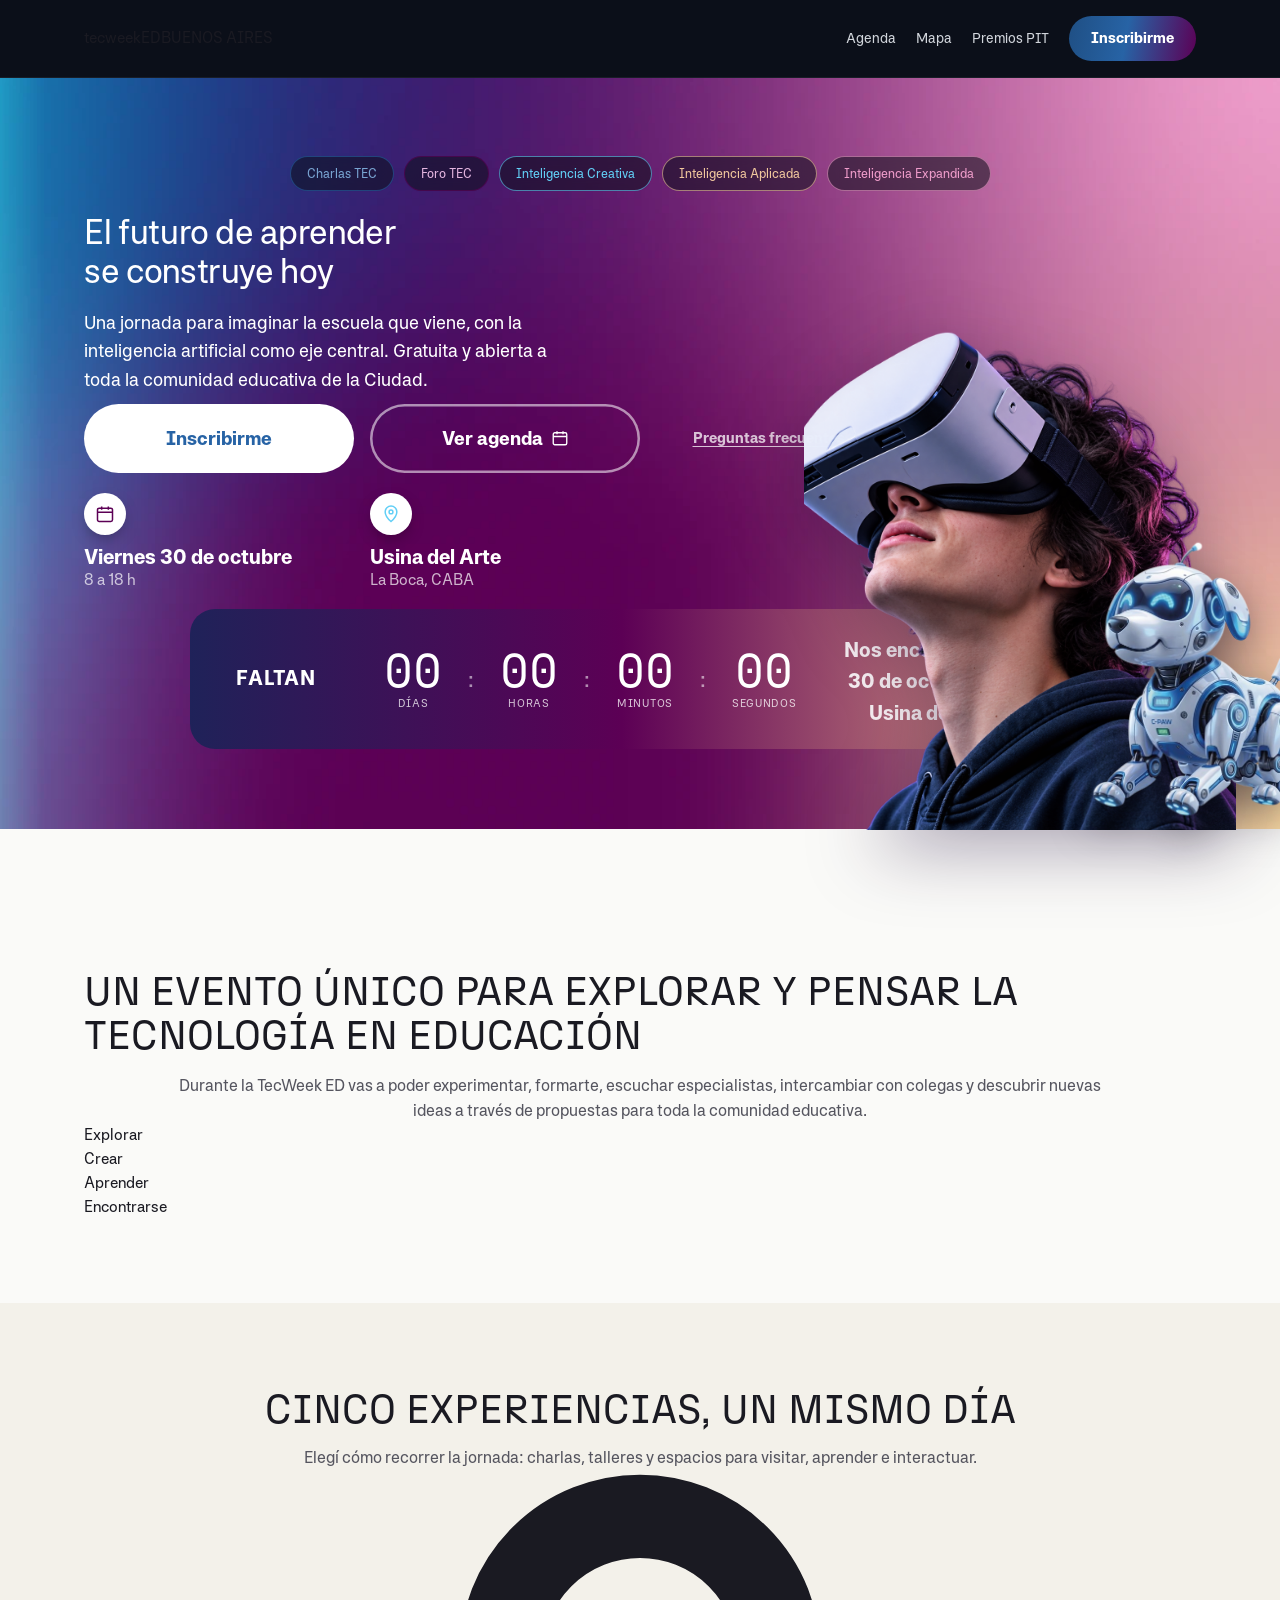
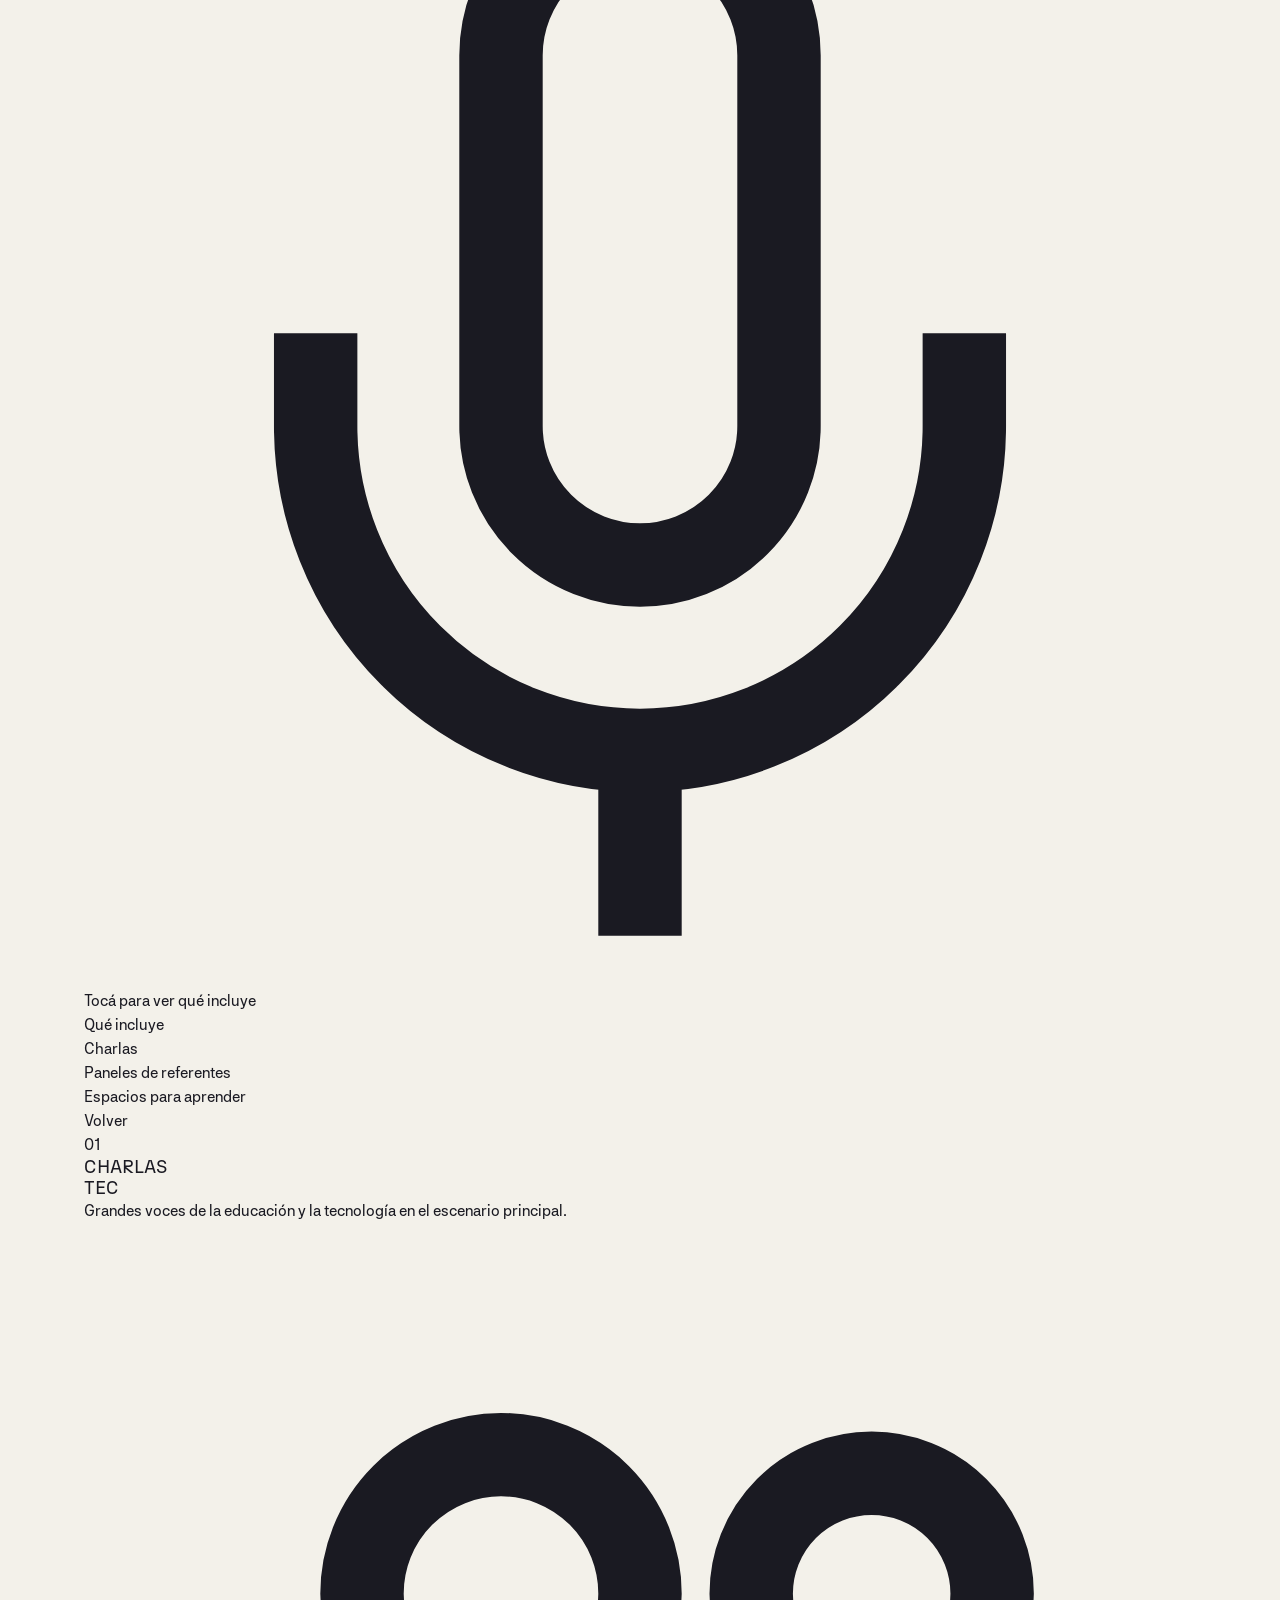
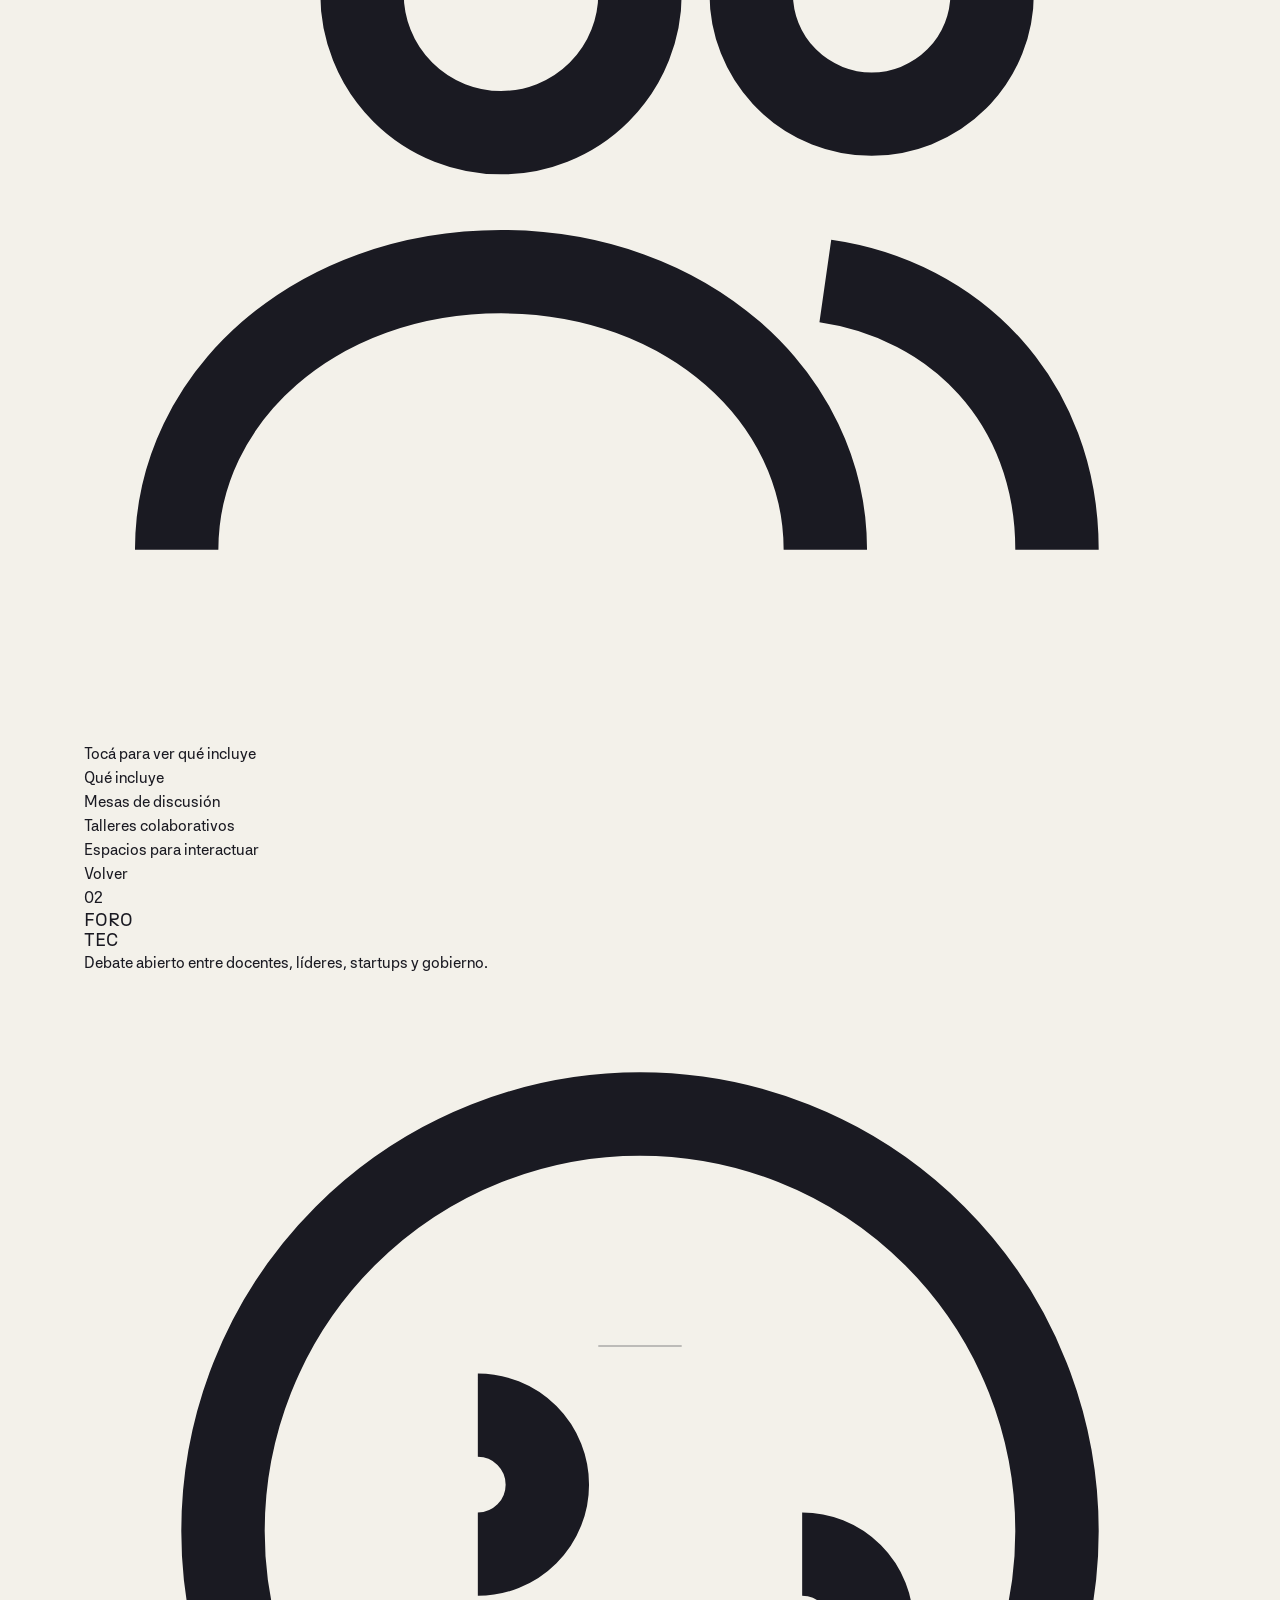
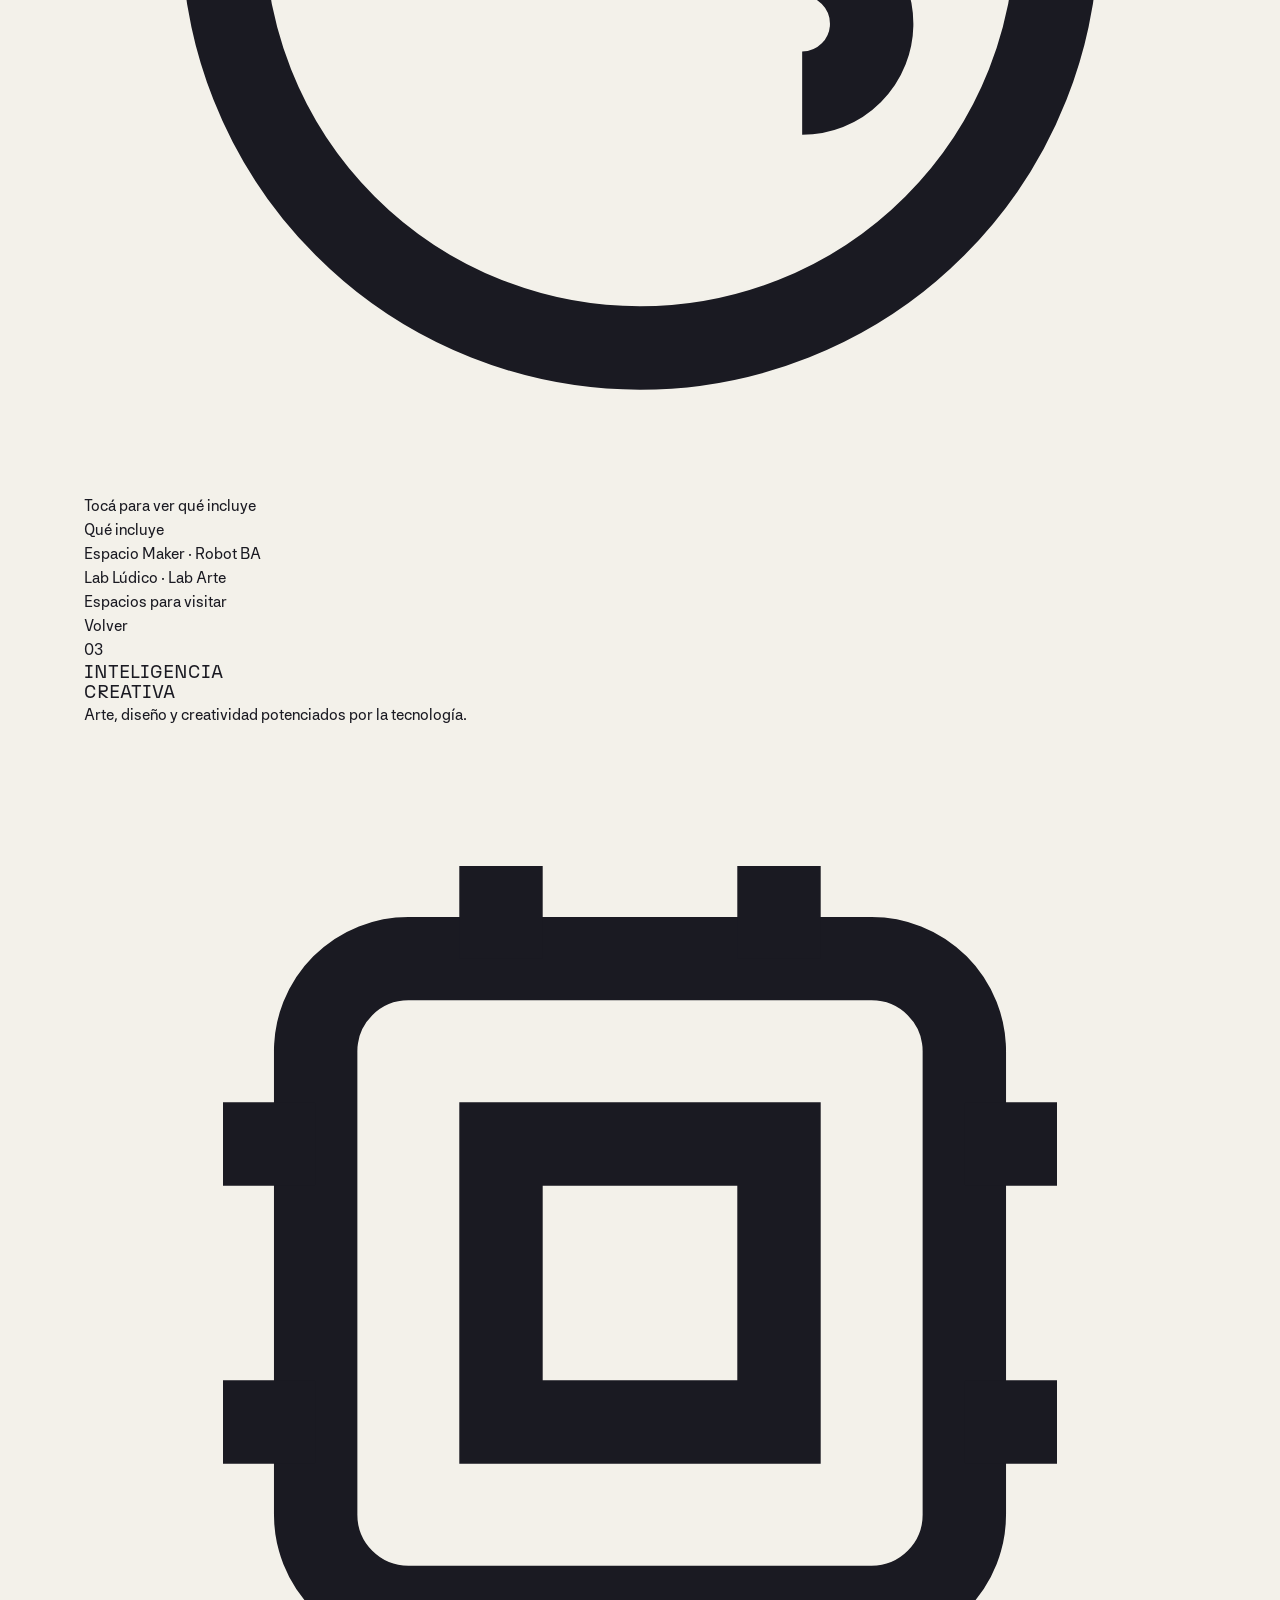
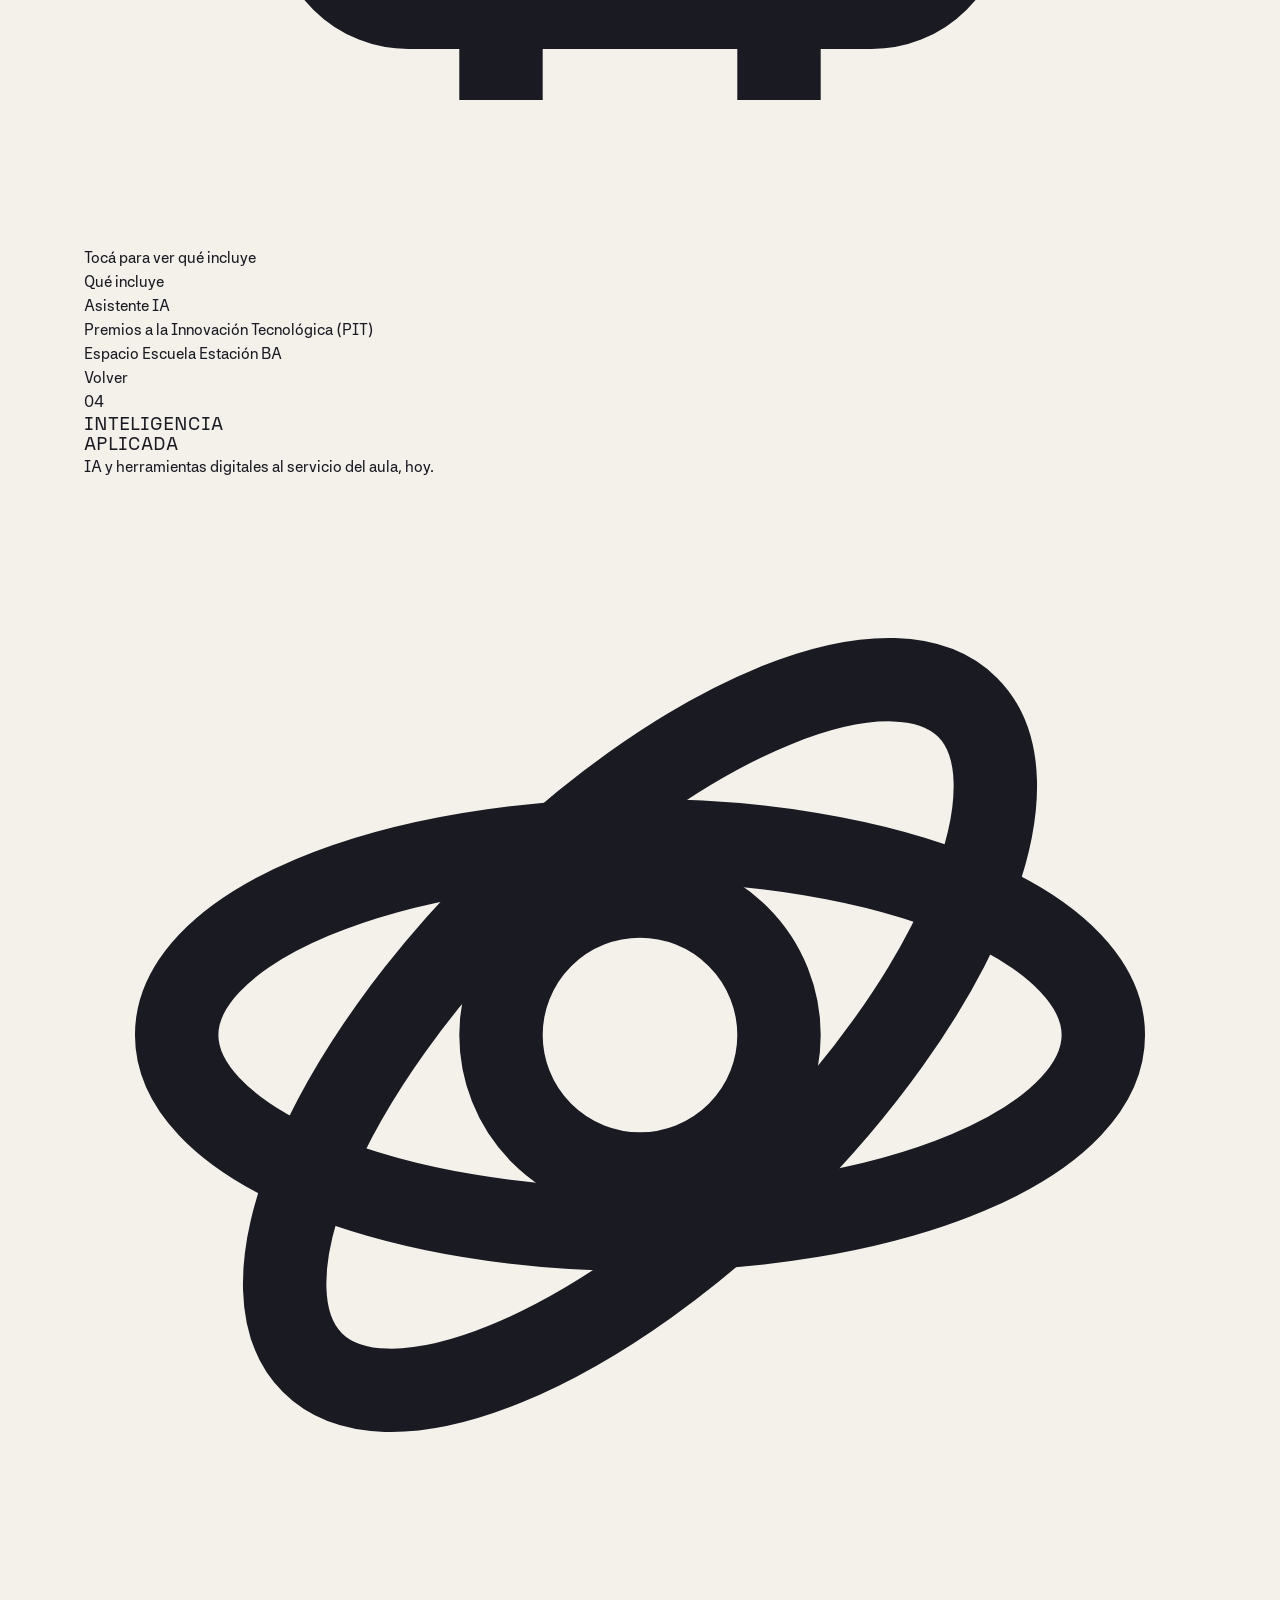
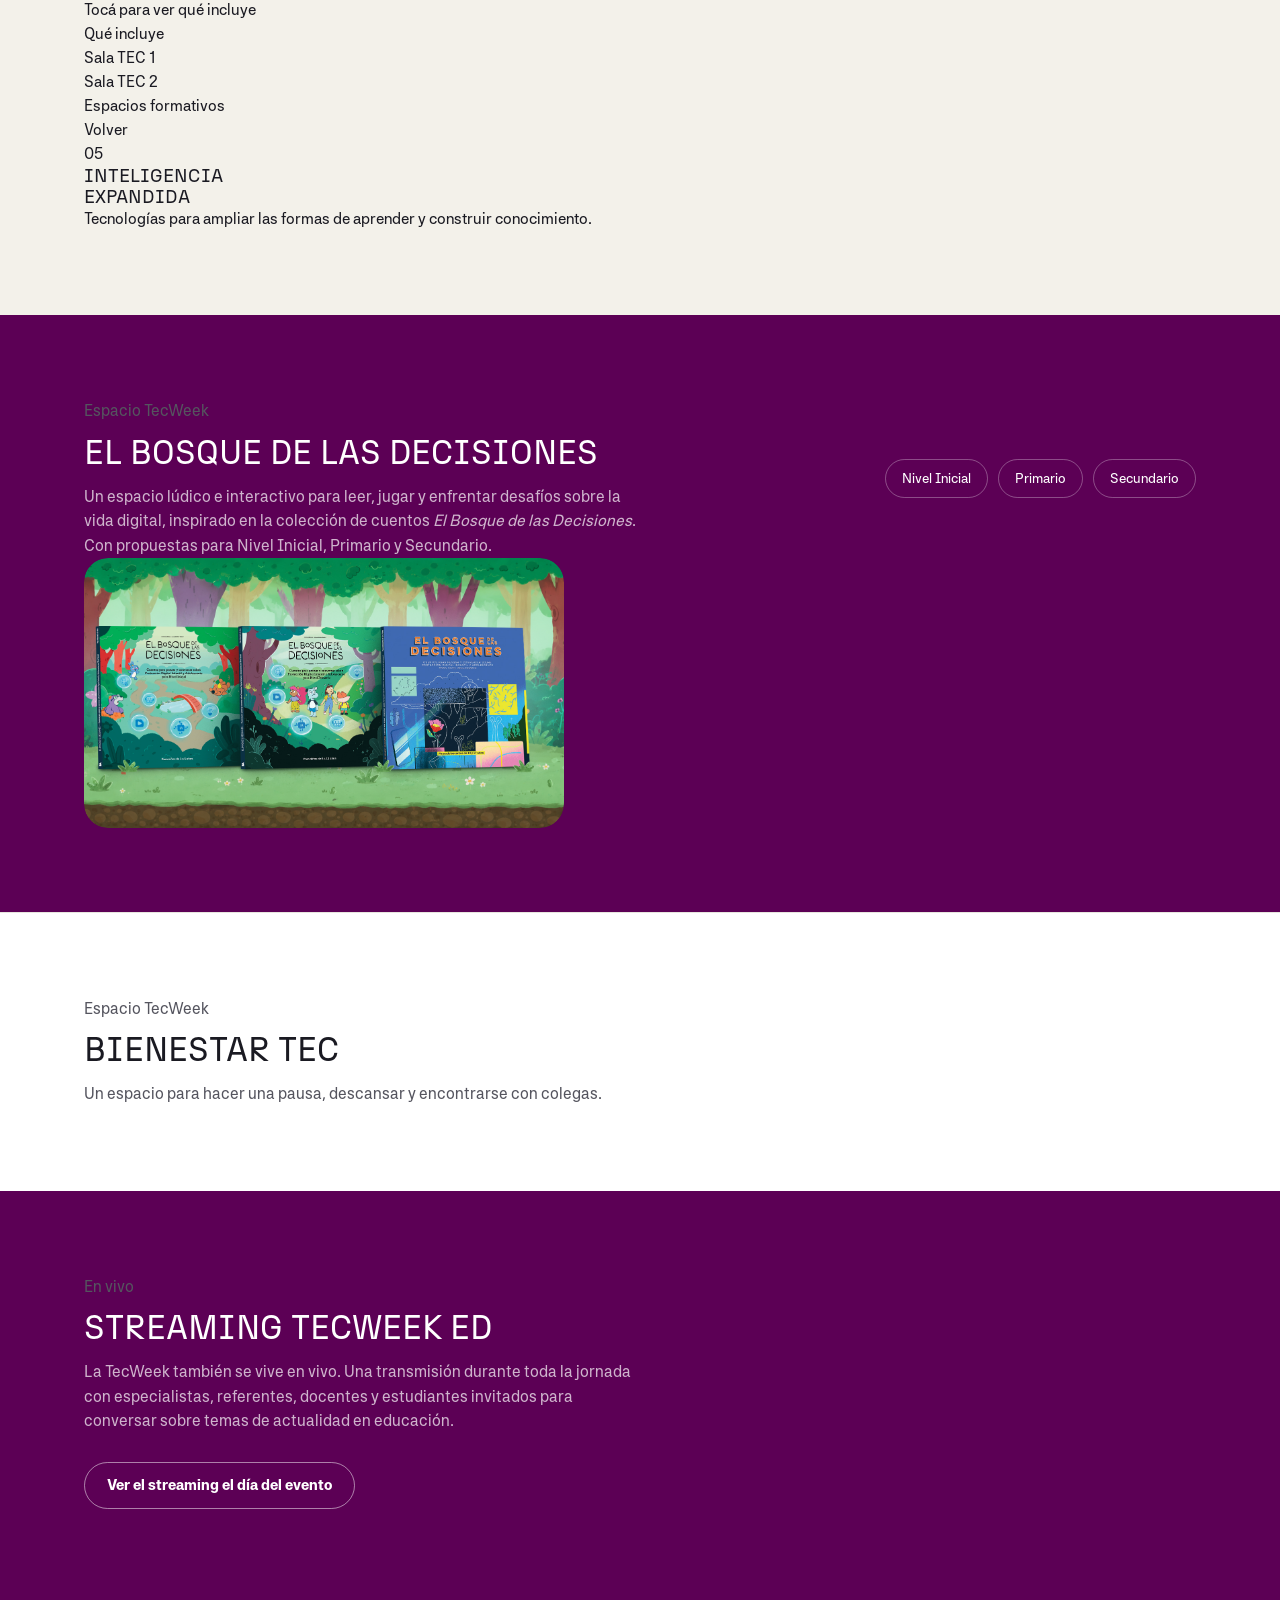
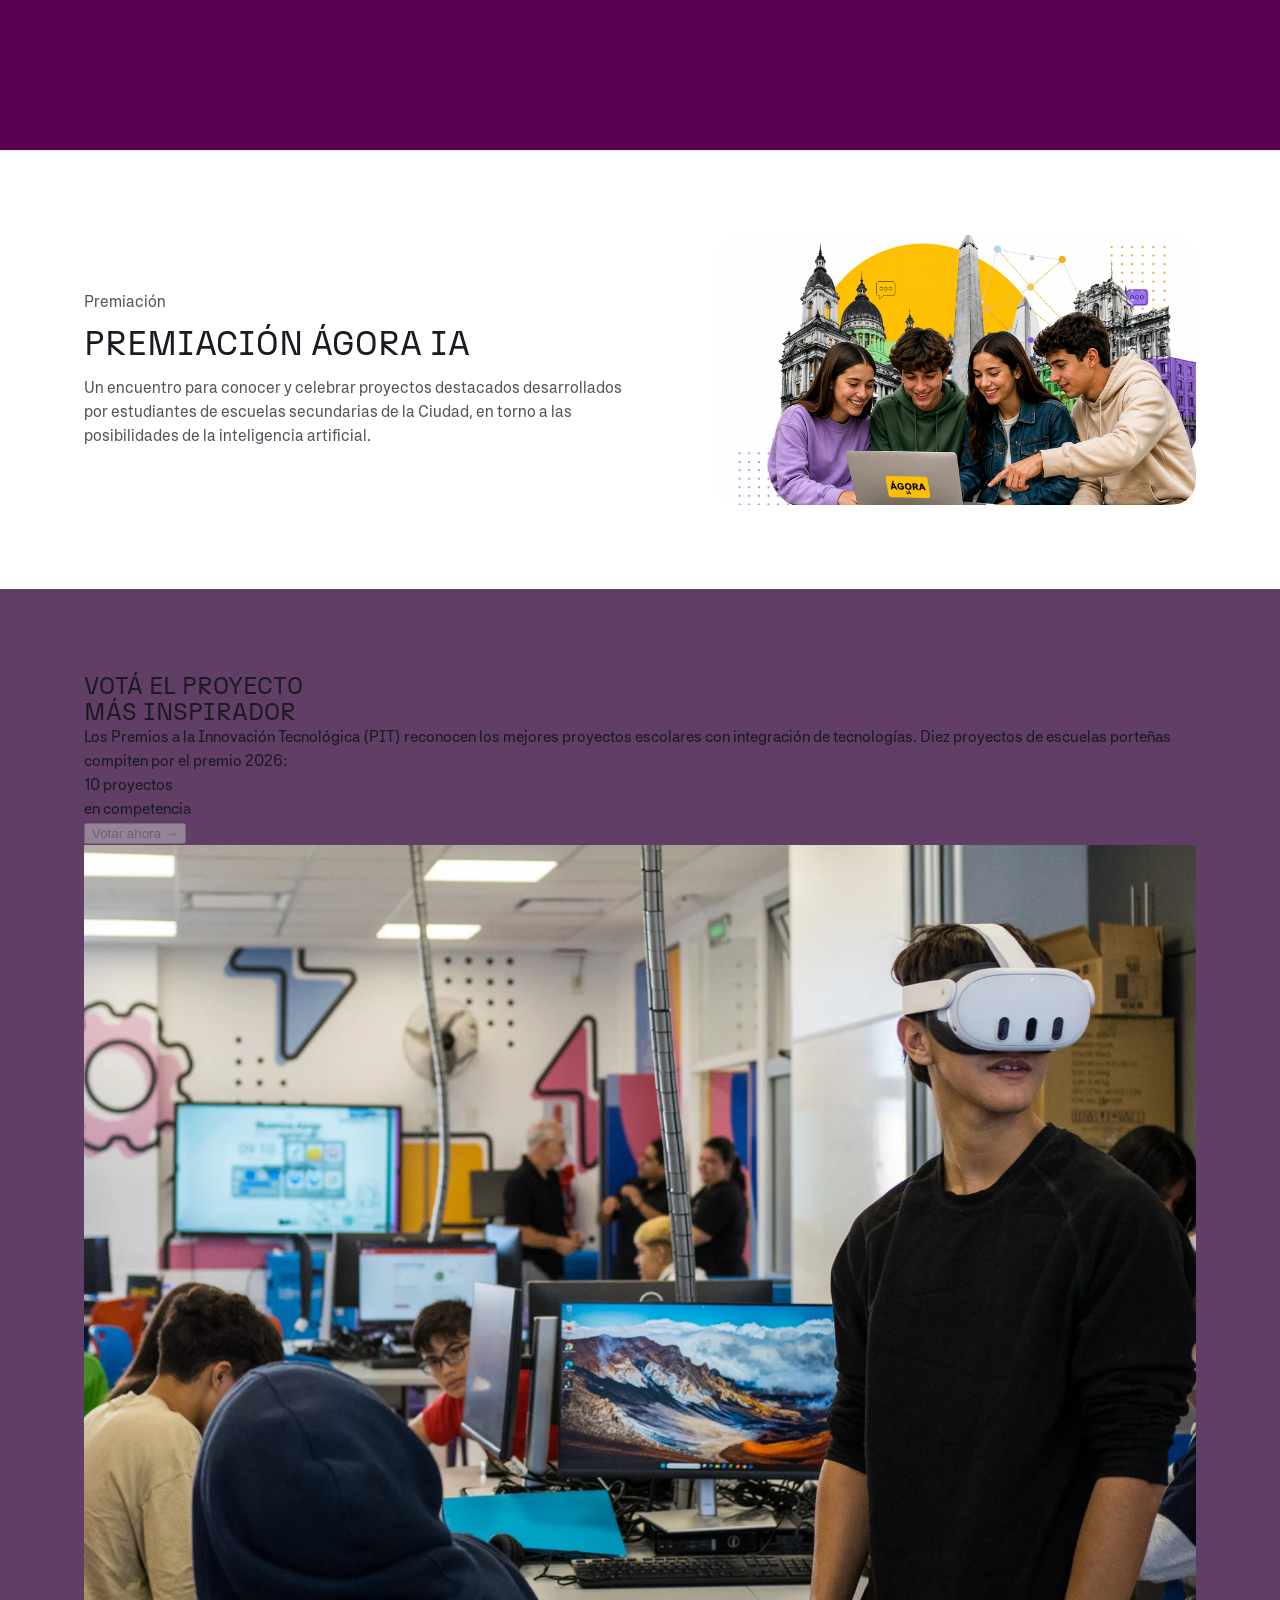
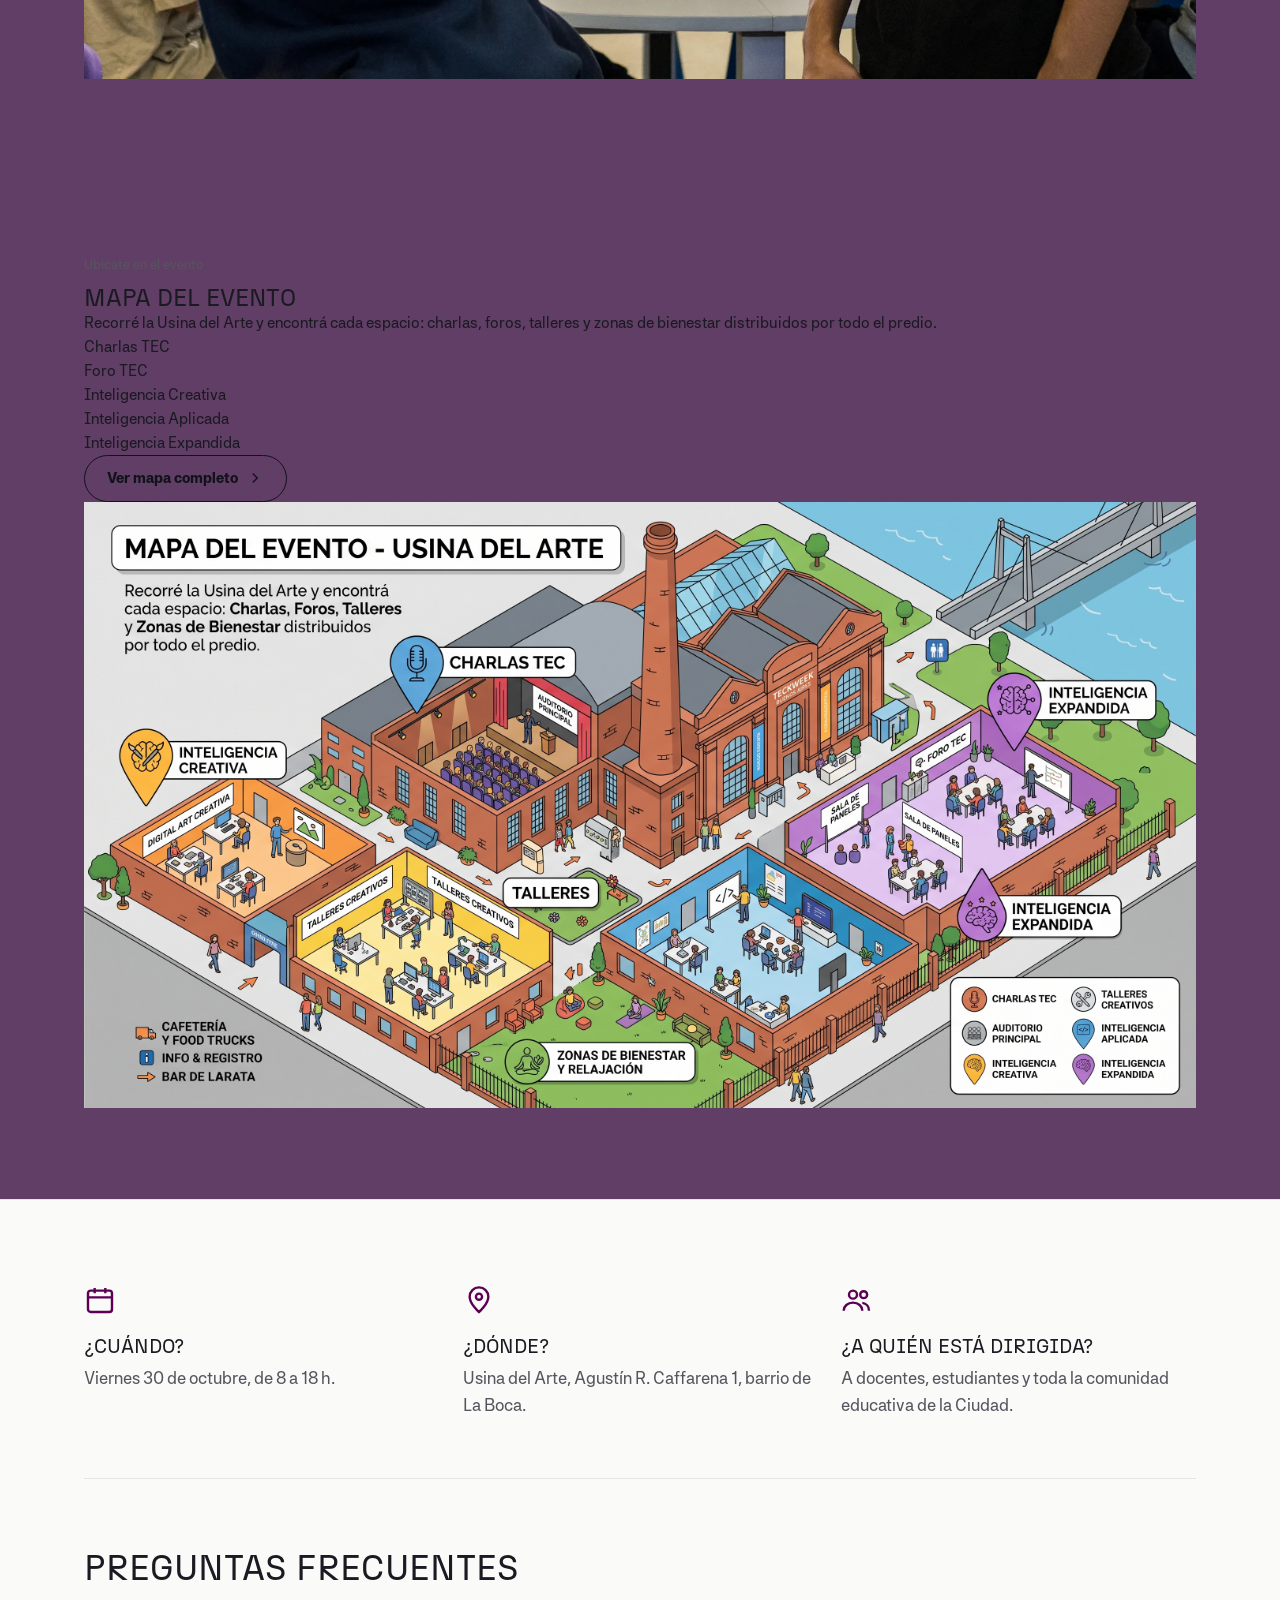
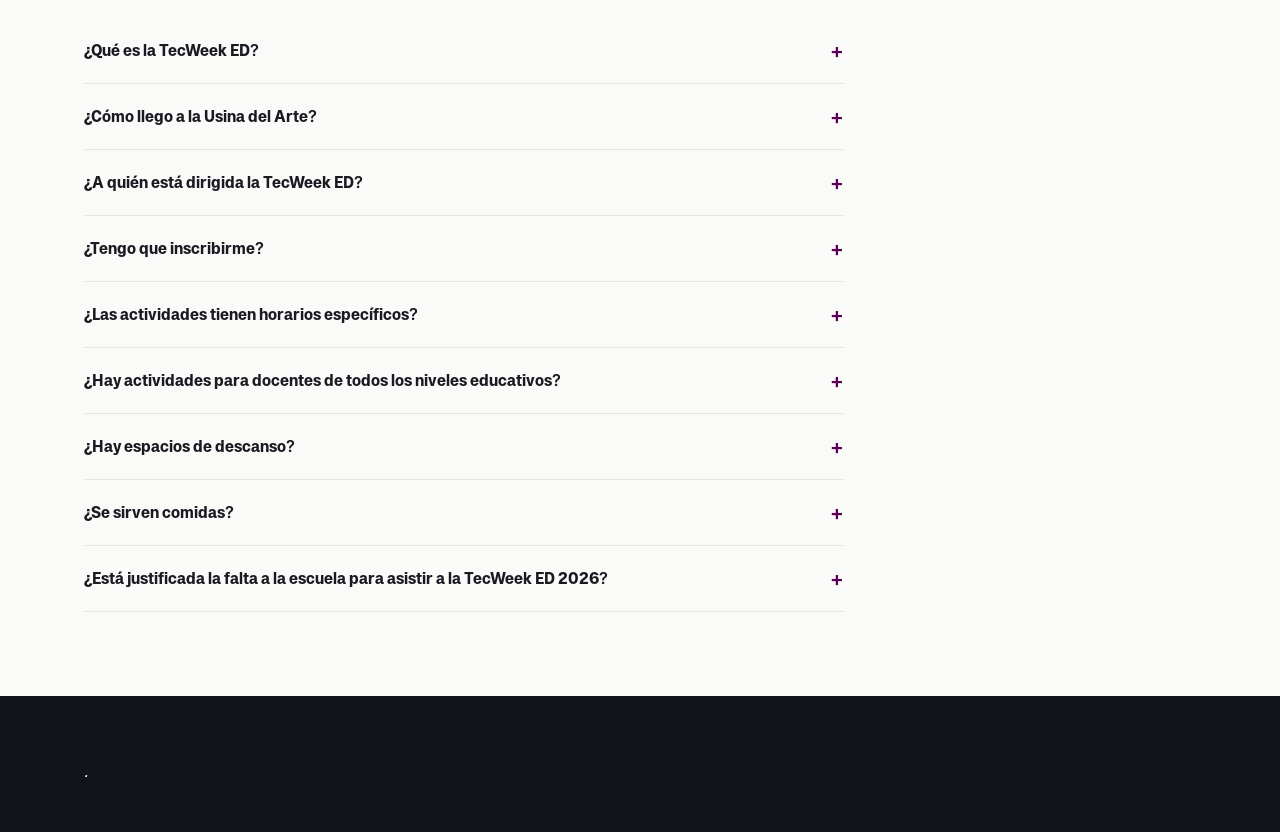
<file: home.html>
<!DOCTYPE html>
<html lang="es">
<head>
<meta charset="UTF-8">
<meta name="viewport" content="width=device-width, initial-scale=1.0">
<title>TecWeek ED 2026 | Buenos Aires</title>
<meta name="description" content="TecWeek ED 2026: una jornada gratuita para imaginar la escuela que viene, con la inteligencia artificial como eje central. Viernes 30 de octubre, Usina del Arte, La Boca, CABA. Abierta a toda la comunidad educativa.">
<link rel="canonical" href="https://fernandos94.github.io/prueba-tec/">

<!-- Favicon (usa la mascota C-PAW ya publicada en el sitio) -->
<link rel="icon" type="image/png" href="assets/robodog.png">
<link rel="apple-touch-icon" href="assets/robodog.png">

<!-- Open Graph (Facebook, WhatsApp, LinkedIn, etc.) -->
<meta property="og:type" content="website">
<meta property="og:url" content="https://fernandos94.github.io/prueba-tec/">
<meta property="og:title" content="TecWeek ED 2026 | Buenos Aires">
<meta property="og:description" content="Una jornada gratuita para imaginar la escuela que viene, con la inteligencia artificial como eje central. Viernes 30 de octubre, Usina del Arte, CABA.">
<meta property="og:image" content="https://fernandos94.github.io/prueba-tec/assets/hero-evento.png">
<meta property="og:locale" content="es_AR">

<!-- Twitter / X Card -->
<meta name="twitter:card" content="summary_large_image">
<meta name="twitter:title" content="TecWeek ED 2026 | Buenos Aires">
<meta name="twitter:description" content="Una jornada gratuita para imaginar la escuela que viene, con la inteligencia artificial como eje central. Viernes 30 de octubre, Usina del Arte, CABA.">
<meta name="twitter:image" content="https://fernandos94.github.io/prueba-tec/assets/hero-evento.png">

<link rel="stylesheet" href="styles.css">
<link rel="preconnect" href="https://fonts.googleapis.com">
<link rel="preconnect" href="https://fonts.gstatic.com" crossorigin>
<link href="https://fonts.googleapis.com/css2?family=Sora:wght@400;500;600;700;800&family=Inter:wght@400;500;600&display=swap" rel="stylesheet">

<!-- Google Analytics (GA4) -->
<!-- Reemplazá G-XXXXXXXXXX por tu Measurement ID real (lo sacás en analytics.google.com) -->
<script async src="https://www.googletagmanager.com/gtag/js?id=G-XXXXXXXXXX"></script>
<script>
  window.dataLayer = window.dataLayer || [];
  function gtag(){dataLayer.push(arguments);}
  gtag('js', new Date());
  gtag('config', 'G-XXXXXXXXXX');
</script>

<!-- Datos estructurados: ayuda a Google a entender que es un evento (fecha, lugar, etc.) -->
<script type="application/ld+json">
{
  "@context": "https://schema.org",
  "@type": "Event",
  "name": "TecWeek ED 2026",
  "startDate": "2026-10-30T08:00:00-03:00",
  "endDate": "2026-10-30T18:00:00-03:00",
  "eventAttendanceMode": "https://schema.org/OfflineEventAttendanceMode",
  "eventStatus": "https://schema.org/EventScheduled",
  "location": {
    "@type": "Place",
    "name": "Usina del Arte",
    "address": {
      "@type": "PostalAddress",
      "streetAddress": "Agustín R. Caffarena 1",
      "addressLocality": "La Boca",
      "addressRegion": "CABA",
      "addressCountry": "AR"
    }
  },
  "image": ["https://fernandos94.github.io/prueba-tec/assets/hero-evento.png"],
  "description": "Una jornada para imaginar la escuela que viene, con la inteligencia artificial como eje central. Gratuita y abierta a toda la comunidad educativa de la Ciudad.",
  "organizer": {
    "@type": "Organization",
    "name": "TecWeek ED",
    "url": "https://fernandos94.github.io/prueba-tec/"
  },
  "offers": {
    "@type": "Offer",
    "price": "0",
    "priceCurrency": "ARS",
    "availability": "https://schema.org/InStock",
    "url": "https://fernandos94.github.io/prueba-tec/"
  }
}
</script>
</head>
<body>

<!-- ===== HEADER ===== -->
<header class="site-header" id="header">
  <div class="container header-inner">
    <a href="#top" class="logo">
      <span class="logo-text">tec<span>week</span>ED</span>
      <span class="logo-sub">BUENOS AIRES</span>
    </a>

    <div class="header-actions">
      <a href="AGENDA_PDF_PENDIENTE.pdf" class="link-hide-mobile" target="_blank" rel="noopener">Agenda</a>
      <a href="#mapa" class="link-hide-mobile">Mapa</a>
      <a href="#pit" class="link-hide-mobile">Premios PIT</a>
      <a href="LINK_INSCRIPCION_PENDIENTE" class="btn btn-primary" target="_blank" rel="noopener">Inscribirme </a>
    </div>

    <button class="nav-toggle" id="navToggle" aria-label="Abrir menú" aria-expanded="false">
      <span></span><span></span><span></span>
    </button>

    <!-- Menú del hamburguesa (solo mobile/tablet): únicamente Agenda, Mapa y Premios PIT -->
    <nav class="main-nav mobile-nav" id="mainNav" aria-label="Menú principal">
      <a href="AGENDA_PDF_PENDIENTE.pdf" target="_blank" rel="noopener">Agenda</a>
      <a href="#mapa">Mapa</a>
      <a href="#pit">Premios PIT</a>
    </nav>
  </div>
</header>

<!-- ===== BANNER PRINCIPAL ===== -->
<section class="hero" id="top">
  <div class="container">
    <nav class="chip-nav hero-chip-nav" id="heroChipNav" aria-label="Secciones del evento">
      <a href="#charlas-tec" class="nav-chip nav-chip-verde">Charlas TEC</a>
      <a href="#foro-tec" class="nav-chip nav-chip-violeta">Foro TEC</a>
      <a href="#inteligencia-creativa" class="nav-chip nav-chip-turquesa">Inteligencia Creativa</a>
      <a href="#inteligencia-aplicada" class="nav-chip nav-chip-naranja">Inteligencia Aplicada</a>
      <a href="#inteligencia-expandida" class="nav-chip nav-chip-rosa">Inteligencia Expandida</a>
    </nav>
  </div>
  <div class="container hero-inner">
    <div class="hero-copy">
      <h1 class="hero-title">El futuro de aprender<br>se construye hoy</h1>
      <p class="hero-subtitle">
        Una jornada para imaginar la escuela que viene, con la inteligencia artificial
        como eje central. Gratuita y abierta a toda la comunidad educativa de la Ciudad.
      </p>

      <div class="hero-actions">
        <a href="LINK_INSCRIPCION_PENDIENTE" class="btn btn-gradient btn-lg" target="_blank" rel="noopener">
          Inscribirme
          
        </a>
        <a href="AGENDA_PDF_PENDIENTE.pdf" class="btn btn-outline btn-lg" target="_blank" rel="noopener">
          Ver agenda
          <svg viewBox="0 0 24 24" width="17" height="17" fill="none" stroke="currentColor" stroke-width="1.8"><rect x="3" y="5" width="18" height="16" rx="2"/><path d="M3 10h18M8 3v4M16 3v4"/></svg>
        </a>
        <a href="#faq" class="btn btn-text">
          Preguntas frecuentes
          <svg viewBox="0 0 24 24" width="15" height="15" fill="none" stroke="currentColor" stroke-width="2.2"><path d="M9 6l6 6-6 6"/></svg>
        </a>
      </div>

      <div class="hero-meta">
        <span class="meta-item">
          <span class="meta-icon meta-icon-violeta">
            <svg class="icon" viewBox="0 0 24 24" fill="none" stroke="currentColor" stroke-width="1.8"><rect x="3" y="5" width="18" height="16" rx="2"/><path d="M3 10h18M8 3v4M16 3v4"/></svg>
          </span>
          <span>Viernes 30 de octubre<br><small>8 a 18 h</small></span>
        </span>
        <span class="meta-item">
          <span class="meta-icon meta-icon-turquesa">
            <svg class="icon" viewBox="0 0 24 24" fill="none" stroke="currentColor" stroke-width="1.8"><path d="M12 21s7-6.1 7-11.5A7 7 0 0 0 5 9.5C5 14.9 12 21 12 21z"/><circle cx="12" cy="9.5" r="2.3"/></svg>
          </span>
          <span>Usina del Arte<br><small>La Boca, CABA</small></span>
        </span>
      </div>
    </div>

    <div class="hero-media">
      <img src="assets/hero-evento.png" alt="Piso de stands y asistentes en la edición anterior de la TecWeek ED" class="hero-photo">
    
    </div>
  </div>


  <div class="container">
    <div class="countdown" id="countdown" aria-live="polite">
      <p class="countdown-kicker">Faltan</p>
      <div class="countdown-grid">
        <div class="countdown-item">
          <span class="countdown-number" id="cd-days">00</span>
          <span class="countdown-label">Días</span>
        </div>
        <span class="countdown-sep">:</span>
        <div class="countdown-item">
          <span class="countdown-number" id="cd-hours">00</span>
          <span class="countdown-label">Horas</span>
        </div>
        <span class="countdown-sep">:</span>
        <div class="countdown-item">
          <span class="countdown-number" id="cd-minutes">00</span>
          <span class="countdown-label">Minutos</span>
        </div>
        <span class="countdown-sep">:</span>
        <div class="countdown-item">
          <span class="countdown-number" id="cd-seconds">00</span>
          <span class="countdown-label">Segundos</span>
        </div>
      </div>
      <p class="countdown-note">Nos encontramos el 30 de octubre en la Usina del Arte.</p>
    </div>
  </div>

  <img src="assets/robodog.png" alt="C-PAW, la mascota robot de la TecWeek ED" class="hero-dog">

  <div class="hero-bar" aria-hidden="true">
    <span class="bar-verde"></span><span class="bar-violeta"></span><span class="bar-turquesa"></span><span class="bar-naranja"></span><span class="bar-rosa"></span>
  </div>
</section>

<!-- ===== UN EVENTO ÚNICO (4 EJES) ===== -->
<section class="section ejes">
  <div class="container ejes-grid">
    <div class="ejes-text">
      <h2>Un evento único para explorar y pensar la tecnología en educación</h2>
      <p>
        Durante la TecWeek ED vas a poder experimentar, formarte, escuchar especialistas,
        intercambiar con colegas y descubrir nuevas ideas a través de propuestas para
        toda la comunidad educativa.
      </p>
    </div>
    <ul class="ejes-list">
      <li class="eje eje-verde">Explorar</li>
      <li class="eje eje-violeta">Crear</li>
      <li class="eje eje-turquesa">Aprender</li>
      <li class="eje eje-naranja">Encontrarse</li>
    </ul>
  </div>
</section>

<!-- ===== CINCO EXPERIENCIAS ===== -->
<section class="section experiencias" id="espacios">
  <div class="container">

    <h2>Cinco experiencias, un mismo día</h2>
    <p class="section-intro">
      Elegí cómo recorrer la jornada: charlas, talleres y espacios para visitar,
      aprender e interactuar.
    </p>

    <div class="exp-list">

      <article class="exp-row exp-verde" id="charlas-tec">
        <div class="exp-visual" role="button" tabindex="0" aria-pressed="false" aria-label="Ver qué incluye Charlas TEC">
          <div class="exp-flip">
            <div class="exp-flip-face exp-flip-front">
              <div class="exp-visual-icon">
                <svg viewBox="0 0 24 24" fill="none" stroke="currentColor" stroke-width="1.8"><path d="M12 1a3 3 0 0 0-3 3v8a3 3 0 0 0 6 0V4a3 3 0 0 0-3-3z"/><path d="M19 10v2a7 7 0 0 1-14 0v-2M12 19v4"/></svg>
              </div>
              <span class="exp-flip-hint"><i class="exp-flip-hint-icon"></i>Tocá para ver qué incluye</span>
            </div>
            <div class="exp-flip-face exp-flip-back">
              <span class="exp-flip-eyebrow">Qué incluye</span>
              <ul>
                <li>Charlas</li>
                <li>Paneles de referentes</li>
                <li>Espacios para aprender</li>
              </ul>
              <span class="exp-flip-hint">Volver</span>
            </div>
          </div>
        </div>
        <div class="exp-copy">
          <span class="exp-index">01</span>
          <h3 class="exp-title">Charlas<br>TEC</h3>
          <p class="exp-tagline">Grandes voces de la educación y la tecnología en el escenario principal.</p>
        </div>
      </article>

      <article class="exp-row exp-violeta" id="foro-tec">
        <div class="exp-visual" role="button" tabindex="0" aria-pressed="false" aria-label="Ver qué incluye Foro TEC">
          <div class="exp-flip">
            <div class="exp-flip-face exp-flip-front">
              <div class="exp-visual-icon">
                <svg viewBox="0 0 24 24" fill="none" stroke="currentColor" stroke-width="1.8"><circle cx="9" cy="8" r="3"/><path d="M2 20c0-3.3 3-6 7-6s7 2.7 7 6"/><circle cx="17" cy="8" r="2.6"/><path d="M16 14.2c2.8.4 5 2.6 5 5.8"/></svg>
              </div>
              <span class="exp-flip-hint"><i class="exp-flip-hint-icon"></i>Tocá para ver qué incluye</span>
            </div>
            <div class="exp-flip-face exp-flip-back">
              <span class="exp-flip-eyebrow">Qué incluye</span>
              <ul>
                <li>Mesas de discusión</li>
                <li>Talleres colaborativos</li>
                <li>Espacios para interactuar</li>
              </ul>
              <span class="exp-flip-hint">Volver</span>
            </div>
          </div>
        </div>
        <div class="exp-copy">
          <span class="exp-index">02</span>
          <h3 class="exp-title">Foro<br>TEC</h3>
          <p class="exp-tagline">Debate abierto entre docentes, líderes, startups y gobierno.</p>
        </div>
      </article>

      <article class="exp-row exp-turquesa" id="inteligencia-creativa">
        <div class="exp-visual" role="button" tabindex="0" aria-pressed="false" aria-label="Ver qué incluye Inteligencia Creativa">
          <div class="exp-flip">
            <div class="exp-flip-face exp-flip-front">
              <div class="exp-visual-icon">
                <svg viewBox="0 0 24 24" fill="none" stroke="currentColor" stroke-width="1.8"><circle cx="12" cy="12" r="9"/><path d="M12 8v.01M8.5 12.5a1.5 1.5 0 1 0 0-3M15.5 15.5a1.5 1.5 0 1 0 0-3"/></svg>
              </div>
              <span class="exp-flip-hint"><i class="exp-flip-hint-icon"></i>Tocá para ver qué incluye</span>
            </div>
            <div class="exp-flip-face exp-flip-back">
              <span class="exp-flip-eyebrow">Qué incluye</span>
              <ul>
                <li>Espacio Maker · Robot BA</li>
                <li>Lab Lúdico · Lab Arte</li>
                <li>Espacios para visitar</li>
              </ul>
              <span class="exp-flip-hint">Volver</span>
            </div>
          </div>
        </div>
        <div class="exp-copy">
          <span class="exp-index">03</span>
          <h3 class="exp-title">Inteligencia<br>Creativa</h3>
          <p class="exp-tagline">Arte, diseño y creatividad potenciados por la tecnología.</p>
        </div>
      </article>

      <article class="exp-row exp-naranja" id="inteligencia-aplicada">
        <div class="exp-visual" role="button" tabindex="0" aria-pressed="false" aria-label="Ver qué incluye Inteligencia Aplicada">
          <div class="exp-flip">
            <div class="exp-flip-face exp-flip-front">
              <div class="exp-visual-icon">
                <svg viewBox="0 0 24 24" fill="none" stroke="currentColor" stroke-width="1.8"><rect x="5" y="5" width="14" height="14" rx="2"/><path d="M9 9h6v6H9zM3 9h2M3 15h2M19 9h2M19 15h2M9 3v2M15 3v2M9 19v2M15 19v2"/></svg>
              </div>
              <span class="exp-flip-hint"><i class="exp-flip-hint-icon"></i>Tocá para ver qué incluye</span>
            </div>
            <div class="exp-flip-face exp-flip-back">
              <span class="exp-flip-eyebrow">Qué incluye</span>
              <ul>
                <li>Asistente IA</li>
                <li>Premios a la Innovación Tecnológica (PIT)</li>
                <li>Espacio Escuela Estación BA</li>
              </ul>
              <span class="exp-flip-hint">Volver</span>
            </div>
          </div>
        </div>
        <div class="exp-copy">
          <span class="exp-index">04</span>
          <h3 class="exp-title">Inteligencia<br>Aplicada</h3>
          <p class="exp-tagline">IA y herramientas digitales al servicio del aula, hoy.</p>
        </div>
      </article>

      <article class="exp-row exp-rosa" id="inteligencia-expandida">
        <div class="exp-visual" role="button" tabindex="0" aria-pressed="false" aria-label="Ver qué incluye Inteligencia Expandida">
          <div class="exp-flip">
            <div class="exp-flip-face exp-flip-front">
              <div class="exp-visual-icon">
                <svg viewBox="0 0 24 24" fill="none" stroke="currentColor" stroke-width="1.8"><circle cx="12" cy="12" r="3"/><ellipse cx="12" cy="12" rx="10" ry="4.2"/><ellipse cx="12" cy="12" rx="4.2" ry="10" transform="rotate(45 12 12)"/></svg>
              </div>
              <span class="exp-flip-hint"><i class="exp-flip-hint-icon"></i>Tocá para ver qué incluye</span>
            </div>
            <div class="exp-flip-face exp-flip-back">
              <span class="exp-flip-eyebrow">Qué incluye</span>
              <ul>
                <li>Sala TEC 1</li>
                <li>Sala TEC 2</li>
                <li>Espacios formativos</li>
              </ul>
              <span class="exp-flip-hint">Volver</span>
            </div>
          </div>
        </div>
        <div class="exp-copy">
          <span class="exp-index">05</span>
          <h3 class="exp-title">Inteligencia<br>Expandida</h3>
          <p class="exp-tagline">Tecnologías para ampliar las formas de aprender y construir conocimiento.</p>
        </div>
      </article>

    </div>
  </div>
</section>

<!-- ===== BOSQUE DE LAS DECISIONES ===== -->
<section class="section franja franja-oscura" id="bosque">
  <div class="container">
    <div class="franja-grid">
      <div class="franja-text">
        <p class="section-label section-label-claro">Espacio TecWeek</p>
        <h2 class="claro">El Bosque de las Decisiones</h2>
        <p class="claro-sub">
          Un espacio lúdico e interactivo para leer, jugar y enfrentar desafíos sobre
          la vida digital, inspirado en la colección de cuentos <em>El Bosque de las
          Decisiones</em>. Con propuestas para Nivel Inicial, Primario y Secundario.
        </p>
      </div>
      <div class="franja-tags">
        <span class="tag">Nivel Inicial</span>
        <span class="tag">Primario</span>
        <span class="tag">Secundario</span>
      </div>
    </div>
    <div class="bosque-media">
      <img src="assets/bosque-decisiones-covers.png" alt="Las tres portadas de la colección El Bosque de las Decisiones, para Nivel Inicial, Primario y Secundario" class="bosque-img">
    </div>
  </div>
</section>

<!-- ===== BIENESTAR TEC ===== -->
<section class="section franja">
  <div class="container franja-grid">
    <div class="franja-text">
      <p class="section-label">Espacio TecWeek</p>
      <h2>Bienestar TEC</h2>
      <p>Un espacio para hacer una pausa, descansar y encontrarse con colegas.</p>
    </div>
  </div>
</section>

<!-- ===== STREAMING ===== -->
<section class="section franja franja-oscura" id="streaming">
  <div class="container streaming-grid">
    <div class="franja-text">
      <p class="section-label section-label-live"><span class="live-dot"></span>En vivo</p>
      <h2 class="claro">Streaming TecWeek ED</h2>
      <p class="claro-sub">
        La TecWeek también se vive en vivo. Una transmisión durante toda la jornada
        con especialistas, referentes, docentes y estudiantes invitados para conversar
        sobre temas de actualidad en educación.
      </p>
      <a href="https://www.youtube.com/@CANAL_PENDIENTE" class="btn btn-outline-claro" target="_blank" rel="noopener">Ver el streaming el día del evento</a>
    </div>
    <div class="streaming-media">
      <div class="streaming-embed">
        <iframe
          src="https://www.youtube.com/embed/ID_VIDEO_PENDIENTE"
          title="Streaming en vivo TecWeek ED 2026"
          frameborder="0"
          allow="accelerometer; autoplay; clipboard-write; encrypted-media; gyroscope; picture-in-picture; web-share"
          allowfullscreen>
        </iframe>
      </div>
    </div>
  </div>
</section>

<!-- ===== PREMIACIÓN ÁGORA IA ===== -->
<section class="section franja" id="agora-ia">
  <div class="container franja-grid">
    <div class="franja-text">
      <p class="section-label">Premiación</p>
      <h2>Premiación Ágora IA</h2>
      <p>
        Un encuentro para conocer y celebrar proyectos destacados desarrollados por
        estudiantes de escuelas secundarias de la Ciudad, en torno a las posibilidades
        de la inteligencia artificial.
      </p>
    </div>
    <div class="agora-media">
      <img src="assets/agora-ia-collage.png" alt="Estudiantes trabajando con la notebook de Ágora IA, con la Ciudad de Buenos Aires de fondo" class="agora-img">
    </div>
  </div>
</section>

<!-- ===== PREMIOS PIT ===== -->
<section class="section pit" id="pit">
  <div class="container">
    <div class="pit-card">
      <div class="pit-text">
        <h2>Votá el proyecto<br>más inspirador</h2>
        <p>
          Los Premios a la Innovación Tecnológica (PIT) reconocen los mejores proyectos
          escolares con integración de tecnologías. Diez proyectos de escuelas porteñas
          compiten por el premio 2026:
        </p>
        <div class="pit-stat">
          <span class="pit-stat-number">10</span>
          <span class="pit-stat-label">proyectos<br>en competencia</span>
        </div>
        <!--
          Para habilitar la votación cuando tengas el link:
          reemplazá este <button disabled> por un <a href="TU_LINK_DE_VOTACION" target="_blank" rel="noopener" class="pit-vote-btn">
          (ver instrucciones completas en el chat).
        -->
        <button class="pit-vote-btn" disabled title="El link de votación se habilita más adelante">
          Votar ahora <span>&rarr;</span>
        </button>
      </div>
      <div class="pit-media">
        <img src="assets/pit-photo.png" alt="Proyecto ganador de los Premios PIT" class="pit-photo">
      </div>
    </div>
  </div>
</section>

<!-- ===== MAPA DEL EVENTO ===== -->
<section class="section mapa" id="mapa">
  <div class="container mapa-grid">
    <div class="mapa-text">
      <p class="section-label">Ubicate en el evento</p>
      <h2>Mapa del evento</h2>
      <p>
        Recorré la Usina del Arte y encontrá cada espacio: charlas, foros, talleres
        y zonas de bienestar distribuidos por todo el predio.
      </p>
      <ul class="mapa-legend">
        <li><span class="dot dot-verde"></span> Charlas TEC</li>
        <li><span class="dot dot-violeta"></span> Foro TEC</li>
        <li><span class="dot dot-turquesa"></span> Inteligencia Creativa</li>
        <li><span class="dot dot-naranja"></span> Inteligencia Aplicada</li>
        <li><span class="dot dot-rosa"></span> Inteligencia Expandida</li>
      </ul>
      <a href="MAPA_PDF_PENDIENTE.pdf" class="btn btn-outline" target="_blank" rel="noopener">
        Ver mapa completo
        <svg viewBox="0 0 24 24" width="17" height="17" fill="none" stroke="currentColor" stroke-width="1.8"><path d="M9 6l6 6-6 6"/></svg>
      </a>
    </div>
    <div class="mapa-media">
      <img src="assets/mapa-evento.png" alt="Mapa del predio de la Usina del Arte con los espacios de la TecWeek ED" class="mapa-img">
    </div>
  </div>
</section>

<!-- ===== INFO + FAQ ===== -->
<section class="section info-faq" id="faq">
  <div class="container">
    <div class="info-grid">
      <div class="info-item">
        <svg class="icon" viewBox="0 0 24 24" fill="none" stroke="currentColor" stroke-width="1.8"><rect x="3" y="5" width="18" height="16" rx="2"/><path d="M3 10h18M8 3v4M16 3v4"/></svg>
        <h4>¿Cuándo?</h4>
        <p>Viernes 30 de octubre, de 8 a 18 h.</p>
      </div>
      <div class="info-item">
        <svg class="icon" viewBox="0 0 24 24" fill="none" stroke="currentColor" stroke-width="1.8"><path d="M12 21s7-6.1 7-11.5A7 7 0 0 0 5 9.5C5 14.9 12 21 12 21z"/><circle cx="12" cy="9.5" r="2.3"/></svg>
        <h4>¿Dónde?</h4>
        <p>Usina del Arte, Agustín R. Caffarena 1, barrio de La Boca.</p>
      </div>
      <div class="info-item">
        <svg class="icon" viewBox="0 0 24 24" fill="none" stroke="currentColor" stroke-width="1.8"><circle cx="9" cy="8" r="3"/><path d="M2 20c0-3.3 3-6 7-6s7 2.7 7 6"/><circle cx="17" cy="8" r="2.6"/><path d="M16 14.2c2.8.4 5 2.6 5 5.8"/></svg>
        <h4>¿A quién está dirigida?</h4>
        <p>A docentes, estudiantes y toda la comunidad educativa de la Ciudad.</p>
      </div>
    </div>

    <h2 class="faq-title">Preguntas frecuentes</h2>

    <div class="accordion" id="accordion">
      <div class="accordion-item">
        <button class="accordion-trigger" aria-expanded="false">
          <span>¿Qué es la TecWeek ED?</span>
          <span class="accordion-icon">+</span>
        </button>
        <div class="accordion-panel">
          <p>La Tecweek ED es la edición educativa de la Tecweek: Semana de las Tecnologías Emergentes y Creativas, una iniciativa del Gobierno de la Ciudad de Buenos Aires que reúne a los eventos más destacados de la industria tecnológica y creativa del país y del mundo.</p>
        </div>
      </div>

      <div class="accordion-item">
        <button class="accordion-trigger" aria-expanded="false">
          <span>¿Cómo llego a la Usina del Arte?</span>
          <span class="accordion-icon">+</span>
        </button>
        <div class="accordion-panel">
          <p><em>Contenido pendiente de completar</em></p>
        </div>
      </div>

      <div class="accordion-item">
        <button class="accordion-trigger" aria-expanded="false">
          <span>¿A quién está dirigida la TecWeek ED?</span>
          <span class="accordion-icon">+</span>
        </button>
        <div class="accordion-panel">
          <p>A todos los docentes, estudiantes y comunidad educativa de la Ciudad interesados en aprender, pensar y experimentar en torno a temas de educación y tecnologías.</p>
        </div>
      </div>

      <div class="accordion-item">
        <button class="accordion-trigger" aria-expanded="false">
          <span>¿Tengo que inscribirme?</span>
          <span class="accordion-icon">+</span>
        </button>
        <div class="accordion-panel">
          <p>Sí. <em>Completar </em></p>
        </div>
      </div>

      <div class="accordion-item">
        <button class="accordion-trigger" aria-expanded="false">
          <span>¿Las actividades tienen horarios específicos?</span>
          <span class="accordion-icon">+</span>
        </button>
        <div class="accordion-panel">
          <p>Sí. Consultá la <a href="AGENDA_PDF_PENDIENTE.pdf" target="_blank" rel="noopener">agenda aquí</a>.</p>
        </div>
      </div>

      <div class="accordion-item">
        <button class="accordion-trigger" aria-expanded="false">
          <span>¿Hay actividades para docentes de todos los niveles educativos?</span>
          <span class="accordion-icon">+</span>
        </button>
        <div class="accordion-panel">
          <p>Sí. El evento incluye propuestas relevantes para docentes de todos los niveles, y también otras diferenciadas para Nivel Inicial, Primario y Secundario.</p>
        </div>
      </div>

      <div class="accordion-item">
        <button class="accordion-trigger" aria-expanded="false">
          <span>¿Hay espacios de descanso?</span>
          <span class="accordion-icon">+</span>
        </button>
        <div class="accordion-panel">
          <p>Sí. Bienestar TEC ofrece un espacio para hacer una pausa, descansar y encontrarse con colegas.</p>
        </div>
      </div>

      <div class="accordion-item">
        <button class="accordion-trigger" aria-expanded="false">
          <span>¿Se sirven comidas?</span>
          <span class="accordion-icon">+</span>
        </button>
        <div class="accordion-panel">
          <p><em>Contenido pendiente de completar.</em></p>
        </div>
      </div>

      <div class="accordion-item">
        <button class="accordion-trigger" aria-expanded="false">
          <span>¿Está justificada la falta a la escuela para asistir a la TecWeek ED 2026?</span>
          <span class="accordion-icon">+</span>
        </button>
        <div class="accordion-panel">
          <p><em>Contenido pendiente de completar.</em></p>
        </div>
      </div>
    </div>
  </div>
</section>

<!-- ===== FOOTER ===== -->
<footer class="site-footer">
  <div class="container footer-inner">
    <p class="footer-note"><em>.</em></p>
  </div>
</footer>

<script src="script.js"></script>
</body>
</html>
</file>
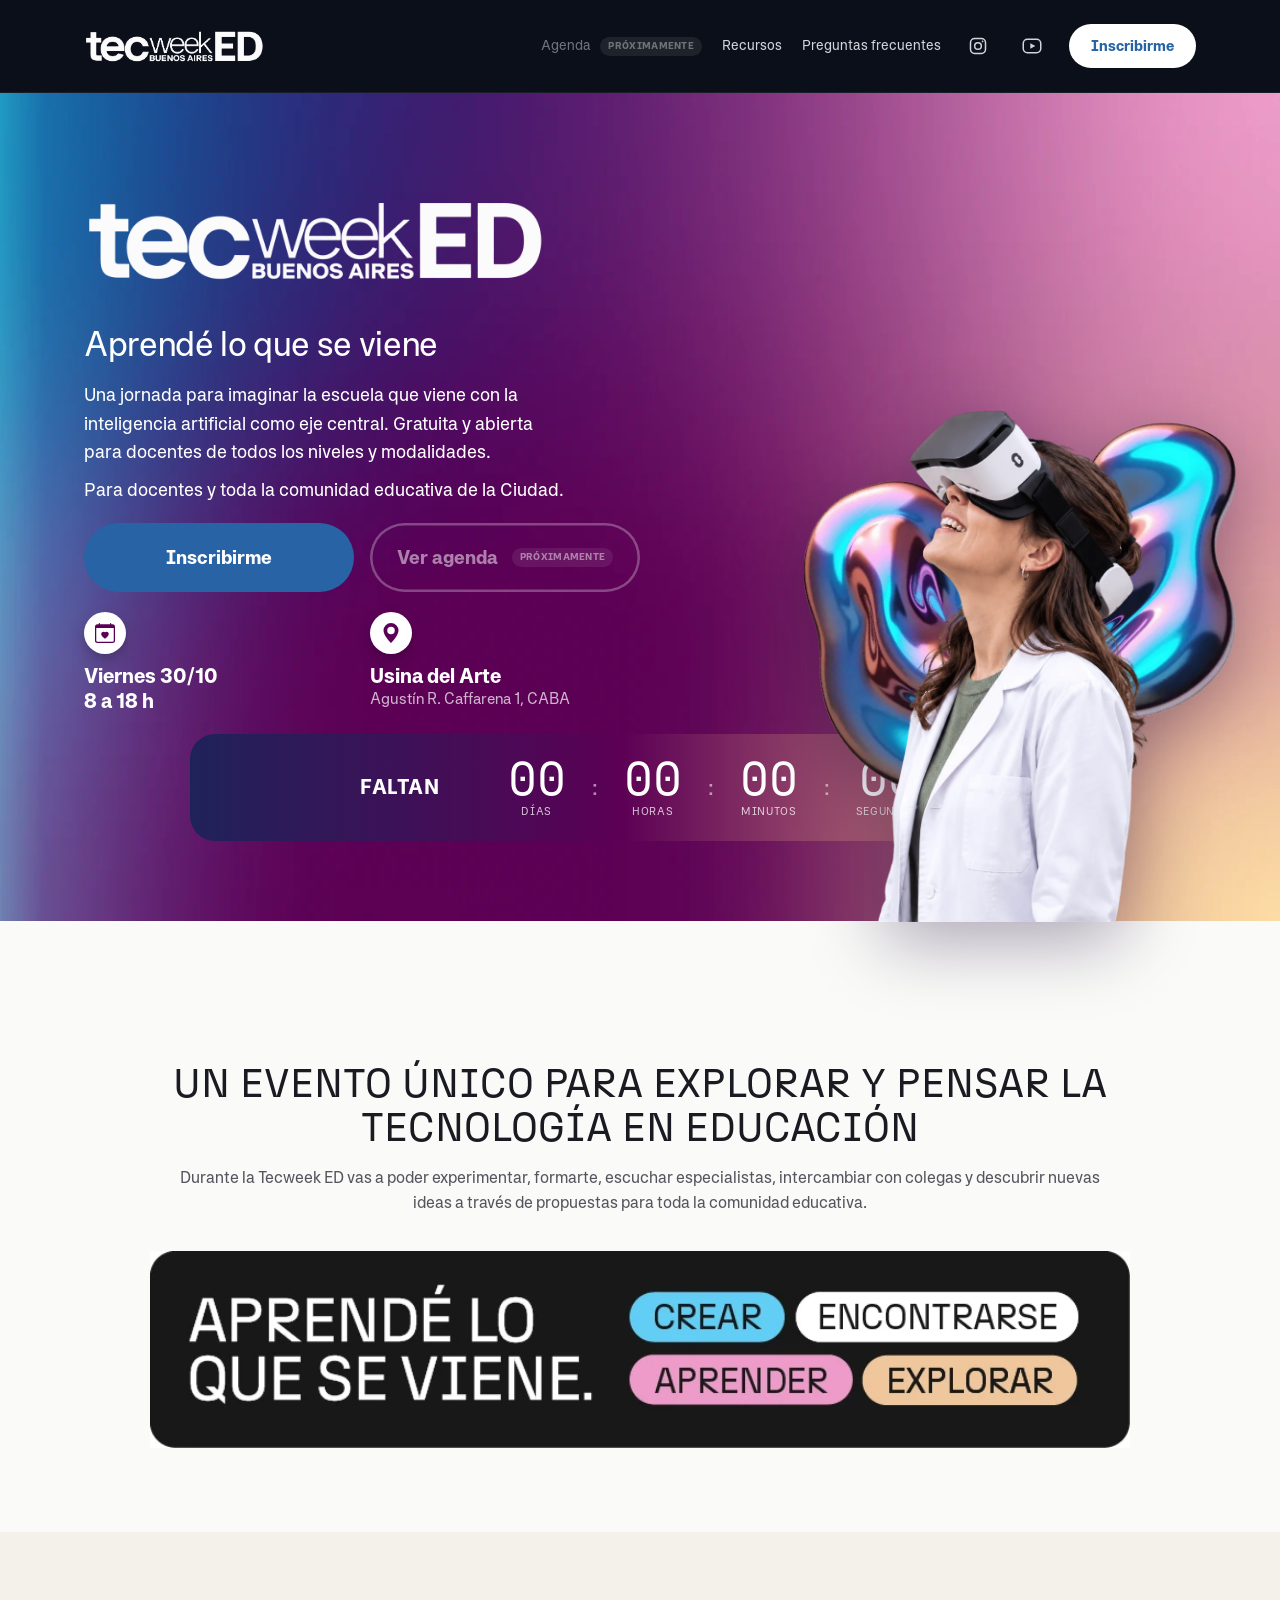
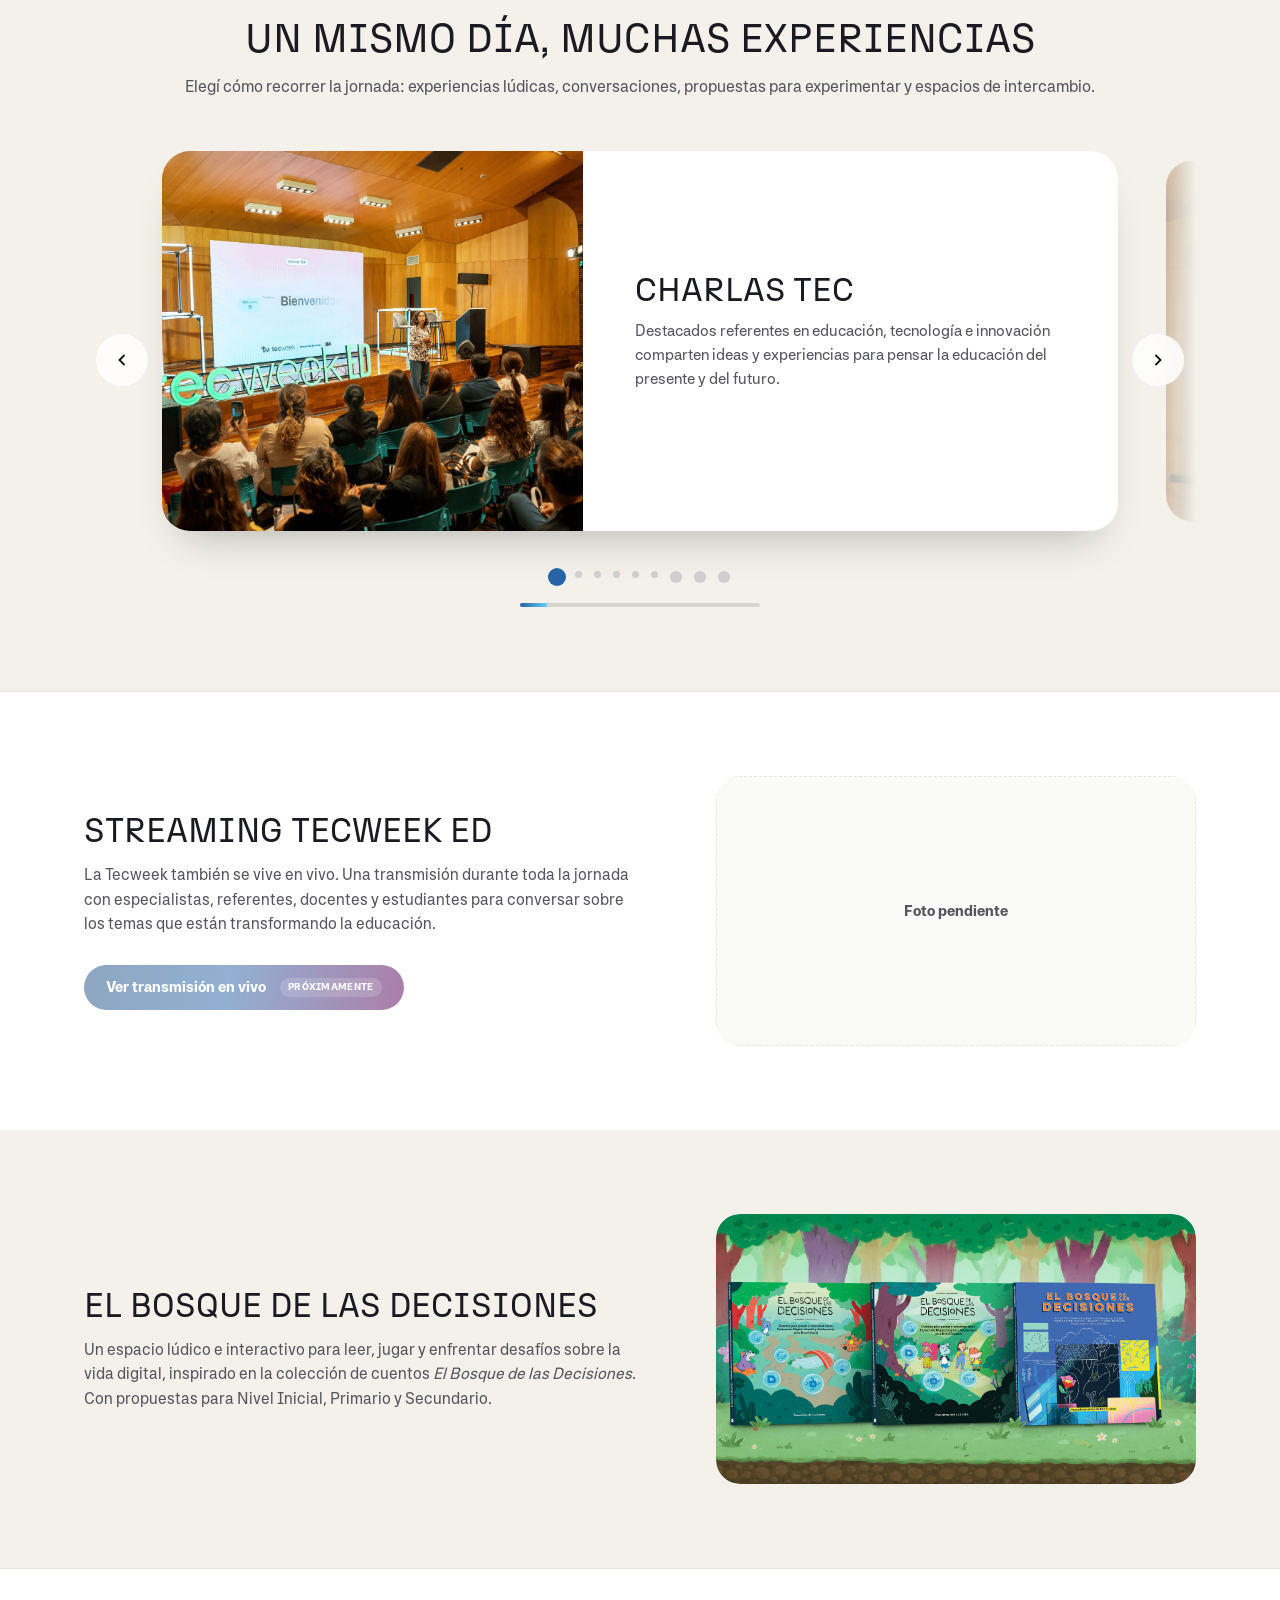
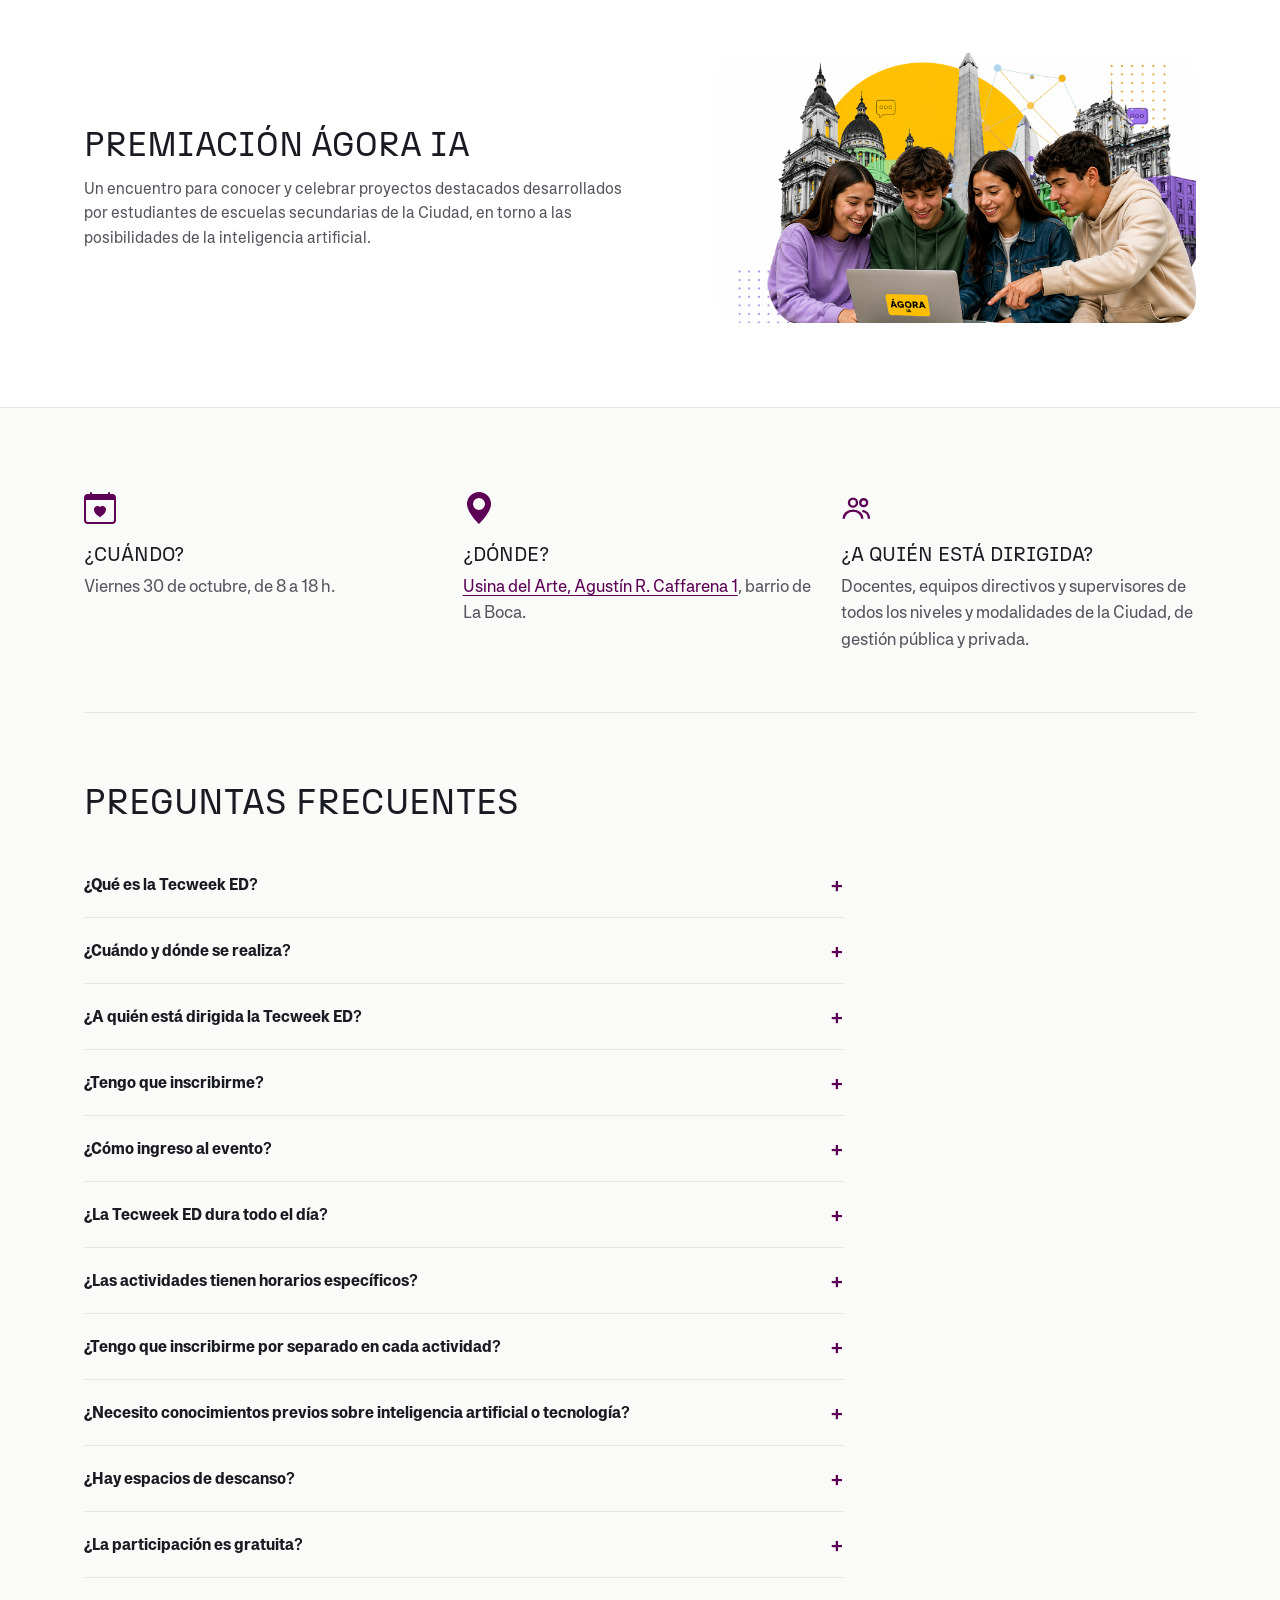
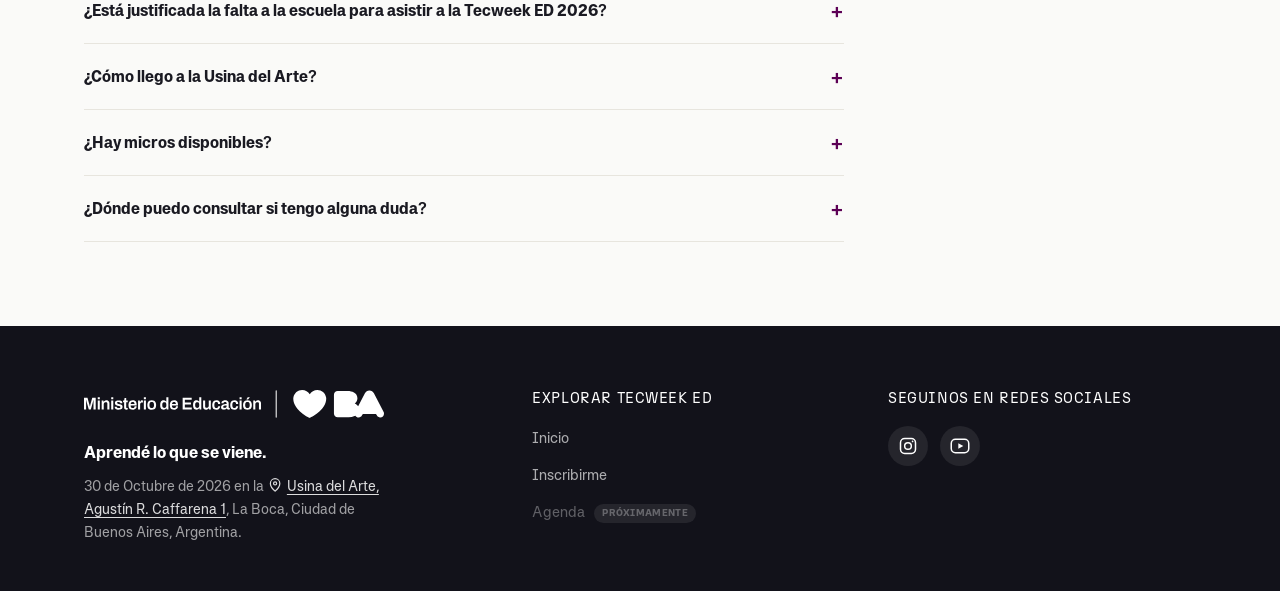
<file: index1.html>
<!DOCTYPE html>
<html lang="es">
<head>
<meta charset="UTF-8">
<meta name="viewport" content="width=device-width, initial-scale=1.0">
<title> Tecweek ED 2026 • 30 de octubre • Usina del Arte</title>
<meta name="description" content="Tecweek ED 2026: una jornada gratuita para imaginar la escuela que viene, con la inteligencia artificial como eje central. Viernes 30 de octubre, Usina del Arte, La Boca, CABA. Abierta a toda la comunidad educativa.">
<link rel="canonical" href="https://tecweeked.bue.edu.ar/">


<link rel="icon" href="assets/favicon.ico" sizes="any">
<link rel="icon" type="image/png" sizes="32x32" href="assets/favicon-32x32.png">
<link rel="icon" type="image/png" sizes="16x16" href="assets/favicon-16x16.png">
<link rel="apple-touch-icon" sizes="180x180" href="assets/apple-touch-icon.png">


<meta property="og:type" content="website">
<meta property="og:url" content="https://tecweeked.bue.edu.ar/">
<meta property="og:title" content="Tecweek ED 2026 | Buenos Aires">
<meta property="og:description" content="Una jornada gratuita para imaginar la escuela que viene, con la inteligencia artificial como eje central. Viernes 30 de octubre, Usina del Arte, CABA.">
<meta property="og:image" content="https://tecweeked.bue.edu.ar/assets/hero-evento.png">
<meta property="og:locale" content="es_AR">


<meta name="twitter:card" content="summary_large_image">
<meta name="twitter:title" content="Tecweek ED 2026 | Buenos Aires">
<meta name="twitter:description" content="Una jornada gratuita para imaginar la escuela que viene, con la inteligencia artificial como eje central. Viernes 30 de octubre, Usina del Arte, CABA.">
<meta name="twitter:image" content="https://tecweeked.bue.edu.ar/assets/hero-evento.png">

<link rel="stylesheet" href="styles.css">
<link rel="preconnect" href="https://fonts.googleapis.com">
<link rel="preconnect" href="https://fonts.gstatic.com" crossorigin>

<link rel="preload" href="assets/fonts/N27-Regular.woff2" as="font" type="font/woff2" crossorigin>
<link rel="preload" href="assets/fonts/Systemia-Regular.woff2" as="font" type="font/woff2" crossorigin>
<!-- Inter: respaldo para los caracteres que la versión de prueba de Systemia no incluye -->
<link href="https://fonts.googleapis.com/css2?family=Inter:wght@400;700&display=swap" rel="stylesheet">


<script async src="https://www.googletagmanager.com/gtag/js?id=G-GVQBFW4CX3"></script>
<script>
  window.dataLayer = window.dataLayer || [];
  function gtag(){dataLayer.push(arguments);}
  gtag('js', new Date());

  gtag('config', 'G-GVQBFW4CX3');
</script>



<script type="application/ld+json">
{
  "@context": "https://schema.org",
  "@type": "Event",
  "name": "Tecweek ED 2026",
  "startDate": "2026-10-30T08:00:00-03:00",
  "endDate": "2026-10-30T18:00:00-03:00",
  "eventAttendanceMode": "https://schema.org/OfflineEventAttendanceMode",
  "eventStatus": "https://schema.org/EventScheduled",
  "location": {
    "@type": "Place",
    "name": "Usina del Arte",
    "address": {
      "@type": "PostalAddress",
      "streetAddress": "Agustín R. Caffarena 1",
      "addressLocality": "La Boca",
      "addressRegion": "CABA",
      "addressCountry": "AR"
    }
  },
  "image": ["https://tecweeked.bue.edu.ar/assets/hero-evento.png"],
  "description": "Una jornada para imaginar la escuela que viene, con la inteligencia artificial como eje central. Gratuita y abierta a toda la comunidad educativa de la Ciudad.",
  "organizer": {
    "@type": "Organization",
    "name": "Tecweek ED",
    "url": "https://tecweeked.bue.edu.ar/"
  },
  "offers": {
    "@type": "Offer",
    "price": "0",
    "priceCurrency": "ARS",
    "availability": "https://schema.org/InStock",
    "url": "https://tecweeked.bue.edu.ar/"
  }
}
</script>
</head>
<body>


<header class="site-header" id="header">
  <div class="container header-inner">
    <a href="#top" class="logo">
      <img src="assets/tec-logo1.png" alt="Tecweek ED Buenos Aires" class="logo-img">
    </a>

    <div class="header-actions">
      <!-- Agenda: deshabilitado hasta tener el PDF. Para reactivar: sacar "is-disabled" y el <span class="badge-soon">,
           y volver a poner target="_blank" rel="noopener" href="AGENDA_PDF_PENDIENTE.pdf" (o el link real). -->
      <a href="#" class="link-hide-mobile is-disabled" aria-disabled="true" tabindex="-1">Agenda <span class="badge-soon">Próximamente</span></a>
      <a href="#top" class="link-hide-mobile">Recursos</a>
      <a href="#faq" class="link-hide-mobile">Preguntas frecuentes</a>
      <a href="https://www.instagram.com/educacionba" class="header-social link-hide-mobile" target="_blank" rel="noopener" aria-label="Seguinos en Instagram">
        <svg class="icon" viewBox="0 0 24 24" fill="none" stroke="currentColor" stroke-width="1.8"><rect x="3" y="3" width="18" height="18" rx="5"/><circle cx="12" cy="12" r="4"/><circle cx="17.5" cy="6.5" r="1" fill="currentColor" stroke="none"/></svg>
      </a>
      <a href="https://www.youtube.com/@EducacionDigitalBA" class="header-social link-hide-mobile" target="_blank" rel="noopener" aria-label="Mirá nuestros videos en YouTube">
        <svg class="icon" viewBox="0 0 24 24" fill="none" stroke="currentColor" stroke-width="1.8"><rect x="1.5" y="4" width="21" height="16" rx="5"/><path d="M10 8.7v6.6l6-3.3-6-3.3z" fill="currentColor" stroke="none"/></svg>
      </a>
      <a href="https://script.google.com/a/macros/bue.edu.ar/s/AKfycbxxVTCqKhXD4bd1T97dSXKL-B5fesiy_dN_dC29YSe3BNbBQRSwX3jnNb3w070K2A/exec" class="btn btn-primary header-btn-white" target="_blank" rel="noopener">Inscribirme </a>
    </div>

    <button class="nav-toggle" id="navToggle" aria-label="Abrir menú" aria-expanded="false">
      <span></span><span></span><span></span>
    </button>

    <nav class="main-nav mobile-nav" id="mainNav" aria-label="Menú principal">
      <!-- Agenda: deshabilitado hasta tener el PDF. Para reactivar: sacar "is-disabled" y el <span class="badge-soon">,
           y volver a poner target="_blank" rel="noopener" href="AGENDA_PDF_PENDIENTE.pdf" (o el link real). -->
      <a href="#" class="mobile-nav-btn is-disabled" aria-disabled="true" tabindex="-1">Agenda <span class="badge-soon">Próximamente</span></a>
      <a href="#top" class="mobile-nav-link">Recursos</a>
      <a href="#faq" class="mobile-nav-link">Preguntas frecuentes</a>
      <div class="mobile-nav-social">
        <a href="https://www.instagram.com/educacionba" target="_blank" rel="noopener" aria-label="Seguinos en Instagram">
          <svg class="icon" viewBox="0 0 24 24" fill="none" stroke="currentColor" stroke-width="1.8"><rect x="3" y="3" width="18" height="18" rx="5"/><circle cx="12" cy="12" r="4"/><circle cx="17.5" cy="6.5" r="1" fill="currentColor" stroke="none"/></svg>
        </a>
        <a href="https://www.youtube.com/@EducacionDigitalBA" target="_blank" rel="noopener" aria-label="Mirá nuestros videos en YouTube">
          <svg class="icon" viewBox="0 0 24 24" fill="none" stroke="currentColor" stroke-width="1.8"><rect x="1.5" y="4" width="21" height="16" rx="5"/><path d="M10 8.7v6.6l6-3.3-6-3.3z" fill="currentColor" stroke="none"/></svg>
        </a>
      </div>
    </nav>
  </div>
</header>


<section class="hero" id="top">

  <div class="container hero-inner">
    <div class="hero-copy">
      <img src="assets/tec-logo1.png" alt="Tecweek ED Buenos Aires" class="hero-logo-big">
      <h1 class="hero-title">Aprendé lo que se viene</h1>
      <p class="hero-subtitle">
        Una jornada para imaginar la escuela que viene con la inteligencia artificial como eje central. Gratuita y abierta para docentes de todos los niveles y modalidades.
      </p>
      <p class="hero-subtitle hero-subtitle-sub">
        Para docentes y toda la comunidad educativa de la Ciudad.
      </p>


      <div class="hero-actions">
        <a href="https://script.google.com/a/macros/bue.edu.ar/s/AKfycbxxVTCqKhXD4bd1T97dSXKL-B5fesiy_dN_dC29YSe3BNbBQRSwX3jnNb3w070K2A/exec" class="btn btn-solid btn-lg" target="_blank" rel="noopener">
          Inscribirme
        </a>
        <!-- Agenda: deshabilitado hasta tener el PDF. Para reactivar: sacar "is-disabled" y el <span class="badge-soon">,
             y volver a poner target="_blank" rel="noopener" href="AGENDA_PDF_PENDIENTE.pdf" (o el link real). -->
        <a href="#" class="btn btn-outline btn-lg is-disabled" aria-disabled="true" tabindex="-1">
          Ver agenda <span class="badge-soon">Próximamente</span>
        </a>
      </div>

      <div class="hero-meta">
        <span class="meta-item">
          <span class="meta-icon meta-icon-violeta">
            <svg class="icon" viewBox="0 0 16 16" fill="currentColor"><path fill-rule="evenodd" d="M4 .5a.5.5 0 0 0-1 0V1H2a2 2 0 0 0-2 2v11a2 2 0 0 0 2 2h12a2 2 0 0 0 2-2V3a2 2 0 0 0-2-2h-1V.5a.5.5 0 0 0-1 0V1H4zM1 14V4h14v10a1 1 0 0 1-1 1H2a1 1 0 0 1-1-1m7-6.507c1.664-1.711 5.825 1.283 0 5.132-5.825-3.85-1.664-6.843 0-5.132"/></svg>
          </span>
          <span>Viernes 30/10<br>8 a 18 h</span>
        </span>
        <a class="meta-item meta-item-link" href="https://maps.app.goo.gl/82i5AAPUUEQwPE1t6" target="_blank" rel="noopener">
          <span class="meta-icon meta-icon-violeta">
            <svg class="icon" viewBox="0 0 16 16" fill="currentColor"><path d="M8 16s6-5.686 6-10A6 6 0 0 0 2 6c0 4.314 6 10 6 10m0-7a3 3 0 1 1 0-6 3 3 0 0 1 0 6"/></svg>
          </span>
          <span>Usina del Arte<br><small>Agustín R. Caffarena 1, CABA</small></span>
        </a>
      </div>
    </div>

    <div class="hero-media">
      <picture>
        <source srcset="assets/docente.webp" type="image/webp">
        <img src="assets/docente.png" width="900" height="1067" alt="Una docente con guardapolvo mirando hacia arriba mientras usa un visor de realidad virtual" class="hero-photo">
      </picture>
    </div>
  </div>


  <div class="container">
    <div class="countdown" id="countdown" aria-live="polite">
      <p class="countdown-kicker">Faltan</p>
      <div class="countdown-grid">
        <div class="countdown-item">
          <span class="countdown-number" id="cd-days">00</span>
          <span class="countdown-label">Días</span>
        </div>
        <span class="countdown-sep">:</span>
        <div class="countdown-item">
          <span class="countdown-number" id="cd-hours">00</span>
          <span class="countdown-label">Horas</span>
        </div>
        <span class="countdown-sep">:</span>
        <div class="countdown-item">
          <span class="countdown-number" id="cd-minutes">00</span>
          <span class="countdown-label">Minutos</span>
        </div>
        <span class="countdown-sep">:</span>
        <div class="countdown-item">
          <span class="countdown-number" id="cd-seconds">00</span>
          <span class="countdown-label">Segundos</span>
        </div>
      </div>
    </div>
  </div>



  <div class="hero-bar" aria-hidden="true">
    <span class="bar-verde"></span><span class="bar-violeta"></span><span class="bar-turquesa"></span><span class="bar-naranja"></span><span class="bar-rosa"></span>
  </div>
</section>


<section class="section ejes">
  <div class="container ejes-content">
    <div class="ejes-text">
      <h2>Un evento único para explorar y pensar la tecnología en educación</h2>
      <p>
        Durante la Tecweek ED vas a poder experimentar, formarte, escuchar especialistas,
        intercambiar con colegas y descubrir nuevas ideas a través de propuestas para
        toda la comunidad educativa.
      </p>
    </div>
    <div class="ejes-image-wrap">
      <picture>
        <source srcset="assets/ejes-tira.webp" type="image/webp">
        <img src="assets/ejes-tira.png" width="1856" height="219" alt="Los cuatro ejes de la Tecweek ED: Explorar, Crear, Aprender y Encontrarse" class="ejes-image">
      </picture>
    </div>
  </div>
</section>


<section class="section experiencias" id="espacios">
  <div class="container">

    <h2> Un mismo día, muchas experiencias</h2>
    <p class="section-intro">
      Elegí cómo recorrer la jornada: experiencias lúdicas, conversaciones, propuestas para experimentar y espacios de intercambio.
    </p>

    <div class="exp-carousel">
      <div class="exp-track" id="expTrack" tabindex="0" aria-label="Experiencias de la jornada, deslizá o usá las flechas del teclado">

        <article class="exp-slide exp-verde">
          <div class="exp-slide-visual">
            <img src="assets/Charlas-Tec.jpg" alt="Orador presentando sobre inteligencia artificial en el escenario principal, con el público en primer plano" class="exp-slide-photo" loading="lazy">
          </div>
          <div class="exp-slide-copy">

            <h3 class="exp-slide-title">Charlas TEC</h3>
            <p class="exp-slide-tagline">Destacados referentes en educación, tecnología e innovación comparten ideas y experiencias para pensar la educación del presente y del futuro.</p>


          </div>
        </article>


          <article class="exp-slide exp-slide-speaker exp-verde">
          <div class="exp-slide-visual">
            <img src="assets/Santi-Siri.jpg" width="875" height="792" alt="Retrato de Santi Siri" class="exp-slide-photo" loading="lazy">
          </div>
          <div class="exp-slide-copy">
            <span class="exp-slide-eyebrow">Charlas TEC</span>
            <h3 class="exp-slide-title">Santi Siri</h3>
            <p class="exp-slide-role">Emprendedor tecnológico y especialista en inteligencia artificial</p>
            </div>
        </article>

        <article class="exp-slide exp-slide-speaker exp-verde">
          <div class="exp-slide-visual">
            <img src="assets/Fabricio-Ballarini.jpg" width="875" height="792" alt="Retrato de Fabricio Ballarini" class="exp-slide-photo" loading="lazy">
          </div>
          <div class="exp-slide-copy">
            <span class="exp-slide-eyebrow">Charlas TEC</span>
            <h3 class="exp-slide-title">Fabricio Ballarini</h3>
            <p class="exp-slide-role">Neurocientífico e investigador</p>

          </div>
        </article>

        <article class="exp-slide exp-slide-speaker exp-verde">
          <div class="exp-slide-visual">
            <img src="assets/Lucia-Fainboim.jpg" width="875" height="792" alt="Retrato de Lucía Fainboim" class="exp-slide-photo" loading="lazy">
          </div>
          <div class="exp-slide-copy">
            <span class="exp-slide-eyebrow">Charlas TEC</span>
            <h3 class="exp-slide-title"> Lucía Fainboim</h3>
            <p class="exp-slide-role">Especialista en ciudadanía y bienestar digital</p>

          </div>
        </article>

        <article class="exp-slide exp-slide-speaker exp-verde">
          <div class="exp-slide-visual">
            <img src="assets/Carolina-Duek.jpg" width="875" height="792" alt="Retrato de Carolina Duek" class="exp-slide-photo exp-photo-closeup" loading="lazy">
          </div>
          <div class="exp-slide-copy">
            <span class="exp-slide-eyebrow">Charlas TEC</span>
            <h3 class="exp-slide-title">Carolina Duek</h3>
            <p class="exp-slide-role">Investigadora especializada en infancia, cultura y tecnologías</p>

          </div>
        </article>



        <article class="exp-slide exp-slide-speaker exp-verde">
          <div class="exp-slide-visual">
            <img src="assets/Sebastian-Davidovsky.jpg" width="875" height="792" alt="Retrato de Sebastián Davidovsky" class="exp-slide-photo" loading="lazy">
          </div>
          <div class="exp-slide-copy">
            <span class="exp-slide-eyebrow">Charlas TEC</span>
            <h3 class="exp-slide-title">Sebastián Davidovsky</h3>
            <p class="exp-slide-role">Periodista especializado en tecnología e inteligencia artificial</p>

          </div>
        </article>

        <article class="exp-slide exp-violeta">
          <div class="exp-slide-visual">
            <img src="assets/Foro-Tec.jpg" alt="Panel de discusión con varias personas conversando alrededor de una mesa" class="exp-slide-photo" loading="lazy">
          </div>
          <div class="exp-slide-copy">

            <h3 class="exp-slide-title">Foro TEC</h3>
            <p class="exp-slide-tagline">Paneles y conversaciones sobre proyectos y experiencias que están transformando las formas de enseñar y aprender con tecnologías.</p>


          </div>
        </article>


        <article class="exp-slide exp-turquesa">
          <div class="exp-slide-visual">
            <img src="assets/Inteligencia-Creativa.jpg" alt="Manos armando un robot con componentes electrónicos en un taller maker" class="exp-slide-photo" loading="lazy">
          </div>
          <div class="exp-slide-copy">

            <h3 class="exp-slide-title">Inteligencia Creativa</h3>
            <p class="exp-slide-tagline">Crear, experimentar e inventar con tecnologías</p>

            <ul class="exp-slide-list">
              <li>Lab Tec</li>
              <li>Lab Lúdico </li>
              <li>Lab Arte</li>

            </ul>
          </div>
        </article>



        <article class="exp-slide exp-rosa">
         <div class="exp-slide-visual">
            <img src="assets/Inteligencia-Expandida.jpg" alt="Manos armando un robot con componentes electrónicos en un taller maker" class="exp-slide-photo" loading="lazy">
          </div>
          <div class="exp-slide-copy">

            <h3 class="exp-slide-title">Inteligencia Expandida</h3>
            <p class="exp-slide-tagline">Tecnologías para ampliar las formas de aprender y de construir conocimiento.</p>

            <ul class="exp-slide-list">
              <li>Espacios formativos en Sala TEC 1 - Sala TEC 2</li>

            </ul>
          </div>
        </article>

      </div>

      <button class="exp-arrow exp-arrow-prev" type="button" aria-label="Experiencia anterior" data-exp-prev>
        <svg viewBox="0 0 24 24" width="20" height="20" fill="none" stroke="currentColor" stroke-width="2.2"><path d="M15 18l-6-6 6-6"/></svg>
      </button>
      <button class="exp-arrow exp-arrow-next" type="button" aria-label="Siguiente experiencia" data-exp-next>
        <svg viewBox="0 0 24 24" width="20" height="20" fill="none" stroke="currentColor" stroke-width="2.2"><path d="M9 6l6 6-6 6"/></svg>
      </button>
    </div>

    <div class="exp-dots" role="tablist" aria-label="Ir a experiencia u orador">
      <button class="exp-dot exp-verde is-active" type="button" data-exp-dot aria-label="Ir a Charlas TEC" aria-selected="true"></button>
      <button class="exp-dot exp-dot-sub exp-verde" type="button" data-exp-dot aria-label="Ir a Santi Siri" aria-selected="false"></button>
      <button class="exp-dot exp-dot-sub exp-verde" type="button" data-exp-dot aria-label="Ir a Fabricio Ballarini" aria-selected="false"></button>
      <button class="exp-dot exp-dot-sub exp-verde" type="button" data-exp-dot aria-label="Ir a Lucía Fainboim" aria-selected="false"></button>
      <button class="exp-dot exp-dot-sub exp-verde" type="button" data-exp-dot aria-label="Ir a Carolina Duek" aria-selected="false"></button>
      <button class="exp-dot exp-dot-sub exp-verde" type="button" data-exp-dot aria-label="Ir a Sebastián Davidovsky" aria-selected="false"></button>
      <button class="exp-dot exp-violeta" type="button" data-exp-dot aria-label="Ir a Foro TEC" aria-selected="false"></button>
      <button class="exp-dot exp-turquesa" type="button" data-exp-dot aria-label="Ir a Inteligencia Creativa" aria-selected="false"></button>
      <button class="exp-dot exp-rosa" type="button" data-exp-dot aria-label="Ir a Inteligencia Expandida" aria-selected="false"></button>
    </div>
    <div class="exp-progress" aria-hidden="true">
      <span class="exp-progress-bar" id="expProgress"></span>
    </div>

  </div>
</section>


<section class="section franja" id="streaming">
  <div class="container franja-grid">
    <div class="franja-text">

      <h2>Streaming Tecweek ED</h2>
      <p>
        La Tecweek también se vive en vivo. Una transmisión durante toda la jornada con
        especialistas, referentes, docentes y estudiantes para conversar sobre los temas
        que están transformando la educación.
      </p>

      <!-- Deshabilitado hasta que arranque la transmisión. Para reactivar: sacar "is-disabled"
           y el <span class="badge-soon">, y volver a poner target="_blank" rel="noopener" href="<link real>". -->
      <a href="#" class="btn btn-primary is-disabled" aria-disabled="true" tabindex="-1">
        Ver transmisión en vivo <span class="badge-soon">Próximamente</span>
      </a>
    </div>
    <div class="agora-media">
      <!-- FOTO PENDIENTE: reemplazar este placeholder por <img class="agora-img" src="..." alt="..."> cuando esté la imagen -->
      <div class="media-placeholder" aria-hidden="true">Foto pendiente</div>
    </div>
  </div>
</section>


<section class="section franja franja-violeta" id="bosque">
  <div class="container franja-grid">
    <div class="franja-text">

      <h2>El Bosque de las Decisiones</h2>
      <p>
        Un espacio lúdico e interactivo para leer, jugar y enfrentar desafíos sobre
        la vida digital, inspirado en la colección de cuentos <em>El Bosque de las
        Decisiones</em>. Con propuestas para Nivel Inicial, Primario y Secundario.
      </p>

    </div>
    <div class="bosque-media">
      <img src="assets/bosque-decisiones-covers.png" alt="Las tres portadas de la colección El Bosque de las Decisiones, para Nivel Inicial, Primario y Secundario" class="bosque-img">
    </div>
  </div>
</section>




<section class="section franja" id="agora-ia">
  <div class="container franja-grid">
    <div class="franja-text">

      <h2>Premiación Ágora IA</h2>
      <p>
        Un encuentro para conocer y celebrar proyectos destacados desarrollados por
        estudiantes de escuelas secundarias de la Ciudad, en torno a las posibilidades
        de la inteligencia artificial.
      </p>
    </div>
    <div class="agora-media">
      <img src="assets/agora-ia-collage.png" alt="Estudiantes trabajando con la notebook de Ágora IA, con la Ciudad de Buenos Aires de fondo" class="agora-img">
    </div>
  </div>
</section>






<section class="section info-faq" id="faq">
  <div class="container">
    <div class="info-grid">
      <div class="info-item">
        <svg class="icon" viewBox="0 0 16 16" fill="currentColor"><path fill-rule="evenodd" d="M4 .5a.5.5 0 0 0-1 0V1H2a2 2 0 0 0-2 2v11a2 2 0 0 0 2 2h12a2 2 0 0 0 2-2V3a2 2 0 0 0-2-2h-1V.5a.5.5 0 0 0-1 0V1H4zM1 14V4h14v10a1 1 0 0 1-1 1H2a1 1 0 0 1-1-1m7-6.507c1.664-1.711 5.825 1.283 0 5.132-5.825-3.85-1.664-6.843 0-5.132"/></svg>
        <h4>¿Cuándo?</h4>
        <p>Viernes 30 de octubre, de 8 a 18 h.</p>
      </div>
      <div class="info-item">
        <svg class="icon" viewBox="0 0 16 16" fill="currentColor"><path d="M8 16s6-5.686 6-10A6 6 0 0 0 2 6c0 4.314 6 10 6 10m0-7a3 3 0 1 1 0-6 3 3 0 0 1 0 6"/></svg>
        <h4>¿Dónde?</h4>
        <p><a href="https://www.google.com/maps/place/Usina+del+Arte/@-34.630163,-58.3674124,15z/data=!4m6!3m5!1s0x95a334c73fe3e107:0xeae5d0a098ae5c1!8m2!3d-34.6285618!4d-58.3569582!16s%2Fg%2F1hc0qz0cq?entry=ttu&amp;g_ep=EgoyMDI2MTAwNC4wIKXMDSoASAFQAw%3D%3D" class="map-link" target="_blank" rel="noopener">Usina del Arte, Agustín R. Caffarena 1</a>, barrio de La Boca.</p>
      </div>
      <div class="info-item">
        <svg class="icon" viewBox="0 0 24 24" fill="none" stroke="currentColor" stroke-width="1.8"><circle cx="9" cy="8" r="3"/><path d="M2 20c0-3.3 3-6 7-6s7 2.7 7 6"/><circle cx="17" cy="8" r="2.6"/><path d="M16 14.2c2.8.4 5 2.6 5 5.8"/></svg>
        <h4>¿A quién está dirigida?</h4>
        <p>Docentes, equipos directivos y supervisores de todos los niveles y modalidades de la Ciudad, de gestión pública y privada.</p>
      </div>
    </div>

    <h2 class="faq-title">Preguntas frecuentes</h2>

    <div class="accordion" id="accordion">
      <div class="accordion-item">
        <button class="accordion-trigger" aria-expanded="false">
          <span>¿Qué es la Tecweek ED?</span>
          <span class="accordion-icon">+</span>
        </button>
        <div class="accordion-panel">
          <p>La Tecweek ED es la edición educativa de Tecweek: Semana de las Tecnologías Emergentes y Creativas, una iniciativa del Gobierno de la Ciudad de Buenos Aires que reúne algunos de los eventos más destacados de la industria tecnológica y creativa.</p>
          <p>Es una jornada para aprender, experimentar y compartir nuevas formas de enseñar y aprender con tecnologías. En esta edición, la inteligencia artificial será uno de los grandes ejes para pensar la educación que viene.</p>
        </div>
      </div>

      <div class="accordion-item">
        <button class="accordion-trigger" aria-expanded="false">
          <span>¿Cuándo y dónde se realiza?</span>
          <span class="accordion-icon">+</span>
        </button>
        <div class="accordion-panel">
          <p>La Tecweek ED 2026 se realizará el 30 de octubre, de 8 a 18 h, en la <a href="https://www.google.com/maps/place/Usina+del+Arte/@-34.630163,-58.3674124,15z/data=!4m6!3m5!1s0x95a334c73fe3e107:0xeae5d0a098ae5c1!8m2!3d-34.6285618!4d-58.3569582!16s%2Fg%2F1hc0qz0cq?entry=ttu&amp;g_ep=EgoyMDI2MTAwNC4wIKXMDSoASAFQAw%3D%3D" class="faq-map-link" target="_blank" rel="noopener"><svg viewBox="0 0 24 24" fill="none" stroke="currentColor" stroke-width="1.8" aria-hidden="true"><path d="M12 21s7-6.1 7-11.5A7 7 0 0 0 5 9.5C5 14.9 12 21 12 21z"/><circle cx="12" cy="9.5" r="2.3"/></svg>Usina del Arte, Agustín R. Caffarena 1</a>, Ciudad de Buenos Aires.</p>
        </div>
      </div>

      <div class="accordion-item">
        <button class="accordion-trigger" aria-expanded="false">
          <span>¿A quién está dirigida la Tecweek ED?</span>
          <span class="accordion-icon">+</span>
        </button>
        <div class="accordion-panel">
          <p>Está dirigida a docentes, equipos directivos y supervisores de los distintos niveles y modalidades de la Ciudad de establecimientos de gestión pública y privada.</p>
        </div>
      </div>

      <div class="accordion-item">
        <button class="accordion-trigger" aria-expanded="false">
          <span>¿Tengo que inscribirme?</span>
          <span class="accordion-icon">+</span>
        </button>
        <div class="accordion-panel">
          <p>Sí. La participación requiere inscripción previa y está sujeta a la disponibilidad de cupos.</p>
          <p>Una vez realizada la inscripción, recibirás por correo electrónico la información necesaria para organizar tu participación.</p>
        </div>
      </div>



      <div class="accordion-item">
        <button class="accordion-trigger" aria-expanded="false">
          <span>¿Cómo ingreso al evento?</span>
          <span class="accordion-icon">+</span>
        </button>
        <div class="accordion-panel">
          <p>Antes del evento, las personas con inscripción confirmada recibirán por correo electrónico la información necesaria y un QR para realizar la acreditación e ingreso a Tecweek ED.</p>
        </div>
      </div>

      <div class="accordion-item">
        <button class="accordion-trigger" aria-expanded="false">
          <span>¿La Tecweek ED dura todo el día?</span>
          <span class="accordion-icon">+</span>
        </button>
        <div class="accordion-panel">
          <p>Tecweek ED se desarrollará de 8 a 18 h. Al momento de inscribirte podrás seleccionar la modalidad de participación disponible que mejor se adapte a tu jornada.</p>
        </div>
      </div>

      <div class="accordion-item">
        <button class="accordion-trigger" aria-expanded="false">
          <span>¿Las actividades tienen horarios específicos?</span>
          <span class="accordion-icon">+</span>
        </button>
        <div class="accordion-panel">
          <p>Sí. Tecweek ED contará con una agenda de actividades simultáneas a lo largo de toda la jornada: charlas, paneles, experiencias, talleres y espacios para explorar y aprender.</p>
          <p>Antes del evento compartiremos la <a href="#top" target="_blank" rel="noopener">agenda completa</a> para que puedas organizar tu recorrido.</p>
        </div>
      </div>

      <div class="accordion-item">
        <button class="accordion-trigger" aria-expanded="false">
          <span>¿Tengo que inscribirme por separado en cada actividad?</span>
          <span class="accordion-icon">+</span>
        </button>
        <div class="accordion-panel">
          <p>La inscripción general permite el ingreso a Tecweek ED. Algunas propuestas podrán tener cupo limitado o una modalidad específica de participación, que será informada en la agenda.</p>
        </div>
      </div>

      <div class="accordion-item">
        <button class="accordion-trigger" aria-expanded="false">
          <span>¿Necesito conocimientos previos sobre inteligencia artificial o tecnología?</span>
          <span class="accordion-icon">+</span>
        </button>
        <div class="accordion-panel">
          <p>No. Las propuestas están pensadas para que puedas participar con distintos niveles de experiencia y conocimiento. La idea es explorar, aprender y llevarte nuevas preguntas, herramientas e ideas.</p>
        </div>
      </div>

      <div class="accordion-item">
        <button class="accordion-trigger" aria-expanded="false">
          <span>¿Hay espacios de descanso?</span>
          <span class="accordion-icon">+</span>
        </button>
        <div class="accordion-panel">
          <p>Sí. La Tecweek contará con Bienestar TEC, un espacio pensado para hacer una pausa, descansar y encontrarse con colegas durante la jornada.</p>
        </div>
      </div>

      <div class="accordion-item">
        <button class="accordion-trigger" aria-expanded="false">
          <span>¿La participación es gratuita?</span>
          <span class="accordion-icon">+</span>
        </button>
        <div class="accordion-panel">
          <p>Sí. La participación en Tecweek ED es gratuita, con inscripción previa y cupos limitados.</p>
        </div>
      </div>

      <div class="accordion-item">
        <button class="accordion-trigger" aria-expanded="false">
          <span>¿Está justificada la falta a la escuela para asistir a la Tecweek ED 2026?</span>
          <span class="accordion-icon">+</span>
        </button>
        <div class="accordion-panel">
          <p>Sí, para los docentes convocados por el equipo directivo de la institución en la que se desempeñan. La justificación comprende el o los turnos por los que hayan sido convocados, correspondientes a cargos en establecimientos de gestión estatal.</p>
          <p>Luego del evento, recibirán por correo electrónico una constancia de participación con los turnos acreditados, que deberán presentar en su establecimiento.</p>
        </div>
      </div>

      <div class="accordion-item">
        <button class="accordion-trigger" aria-expanded="false">
          <span>¿Cómo llego a la Usina del Arte?</span>
          <span class="accordion-icon">+</span>
        </button>
        <div class="accordion-panel">
          <p>En transporte público:</p>
          <p><strong>Paradas a menos de 2 cuadras</strong><br>
          Av. Pedro de Mendoza y Caffarena / Usina del Arte: líneas 8, 20, 130 y 168.<br>
          Caboto y Benito Pérez Galdós / Villafañe: líneas 25, 29 y 53.<br>
          Av. Pedro de Mendoza y 20 de Septiembre / Blanes: líneas 20, 130 y 168.</p>
          <p><strong>Paradas a 3 o 4 cuadras</strong><br>
          Av. Almirante Brown y Benito Pérez Galdós / Villafañe: líneas 29, 33, 53, 64, 86, 93, 129, 152 y 195.<br>
          Av. Regimiento de Patricios y Villafañe / Arandía: líneas 24, 39, 70, 93 y 102.</p>
          <p><strong>E-Bus</strong><br>
          A partir de las 16 h, también podés utilizar el E-Bus, el servicio de colectivos eléctricos de la Ciudad.</p>
        </div>
      </div>

      <div class="accordion-item">
        <button class="accordion-trigger" aria-expanded="false">
          <span>¿Hay micros disponibles?</span>
          <span class="accordion-icon">+</span>
        </button>
        <div class="accordion-panel">
          <p>Habrá micros gratuitos disponibles únicamente para el regreso, con salida desde la Usina del Arte a las 18 h hacia distintos puntos de la Ciudad. No habrá servicio de traslado para la llegada al evento.</p>
        </div>
      </div>

      <div class="accordion-item">
        <button class="accordion-trigger" aria-expanded="false">
          <span>¿Dónde puedo consultar si tengo alguna duda?</span>
          <span class="accordion-icon">+</span>
        </button>
        <div class="accordion-panel">
          <p>Podés escribirnos a <a href="mailto:tecweek.ed@bue.edu.ar">tecweek.ed@bue.edu.ar</a>.</p>
        </div>
      </div>
    </div>
  </div>
</section>


<footer class="site-footer">
  <div class="container footer-grid">

    <div class="footer-col footer-col-brand">
      <div class="footer-logos">


        <img src="assets/ministerio-ba.svg" alt="Ministerio de Educación · Gobierno de la Ciudad de Buenos Aires" class="footer-logo-ministerio">
      </div>
      <p class="footer-tagline">Aprendé lo que se viene.</p>
      <p class="footer-address">30 de Octubre de 2026 en la <a href="https://www.google.com/maps/place/Usina+del+Arte/@-34.630163,-58.3674124,15z/data=!4m6!3m5!1s0x95a334c73fe3e107:0xeae5d0a098ae5c1!8m2!3d-34.6285618!4d-58.3569582!16s%2Fg%2F1hc0qz0cq?entry=ttu&amp;g_ep=EgoyMDI2MTAwNC4wIKXMDSoASAFQAw%3D%3D" class="map-link faq-map-link" target="_blank" rel="noopener"><svg viewBox="0 0 24 24" fill="none" stroke="currentColor" stroke-width="1.8" aria-hidden="true"><path d="M12 21s7-6.1 7-11.5A7 7 0 0 0 5 9.5C5 14.9 12 21 12 21z"/><circle cx="12" cy="9.5" r="2.3"/></svg>Usina del Arte, Agustín R. Caffarena 1</a>, La Boca, Ciudad de Buenos Aires, Argentina.</p>
    </div>

    <div class="footer-col">
      <h3 class="footer-heading">Explorar Tecweek ED</h3>
      <ul class="footer-links">
        <li><a href="#top">Inicio</a></li>
        <li><a href="https://script.google.com/a/macros/bue.edu.ar/s/AKfycbxxVTCqKhXD4bd1T97dSXKL-B5fesiy_dN_dC29YSe3BNbBQRSwX3jnNb3w070K2A/exec" target="_blank" rel="noopener">Inscribirme</a></li>
        <!-- Agenda: deshabilitado hasta tener el PDF. Para reactivar: sacar "is-disabled" y el <span class="badge-soon">,
             y volver a poner target="_blank" rel="noopener" href="AGENDA_PDF_PENDIENTE.pdf" (o el link real). -->
        <li><a href="#" class="is-disabled" aria-disabled="true" tabindex="-1">Agenda <span class="badge-soon">Próximamente</span></a></li>
      </ul>
    </div>

    <div class="footer-col">
      <h3 class="footer-heading">Seguinos en Redes Sociales</h3>
      <div class="footer-social">
        <a href="https://www.instagram.com/educacionba" class="footer-social-link" target="_blank" rel="noopener" aria-label="Seguinos en Instagram">
          <svg class="icon" viewBox="0 0 24 24" fill="none" stroke="currentColor" stroke-width="1.8"><rect x="3" y="3" width="18" height="18" rx="5"/><circle cx="12" cy="12" r="4"/><circle cx="17.5" cy="6.5" r="1" fill="currentColor" stroke="none"/></svg>
        </a>
        <a href="https://www.youtube.com/@EducacionDigitalBA" class="footer-social-link" target="_blank" rel="noopener" aria-label="Mirá nuestros videos en YouTube">
          <svg class="icon" viewBox="0 0 24 24" fill="none" stroke="currentColor" stroke-width="1.8"><rect x="1.5" y="4" width="21" height="16" rx="5"/><path d="M10 8.7v6.6l6-3.3-6-3.3z" fill="currentColor" stroke="none"/></svg>
        </a>
      </div>
    </div>

  </div>
</footer>

<script src="script.js"></script>
</body>
</html>
</file>
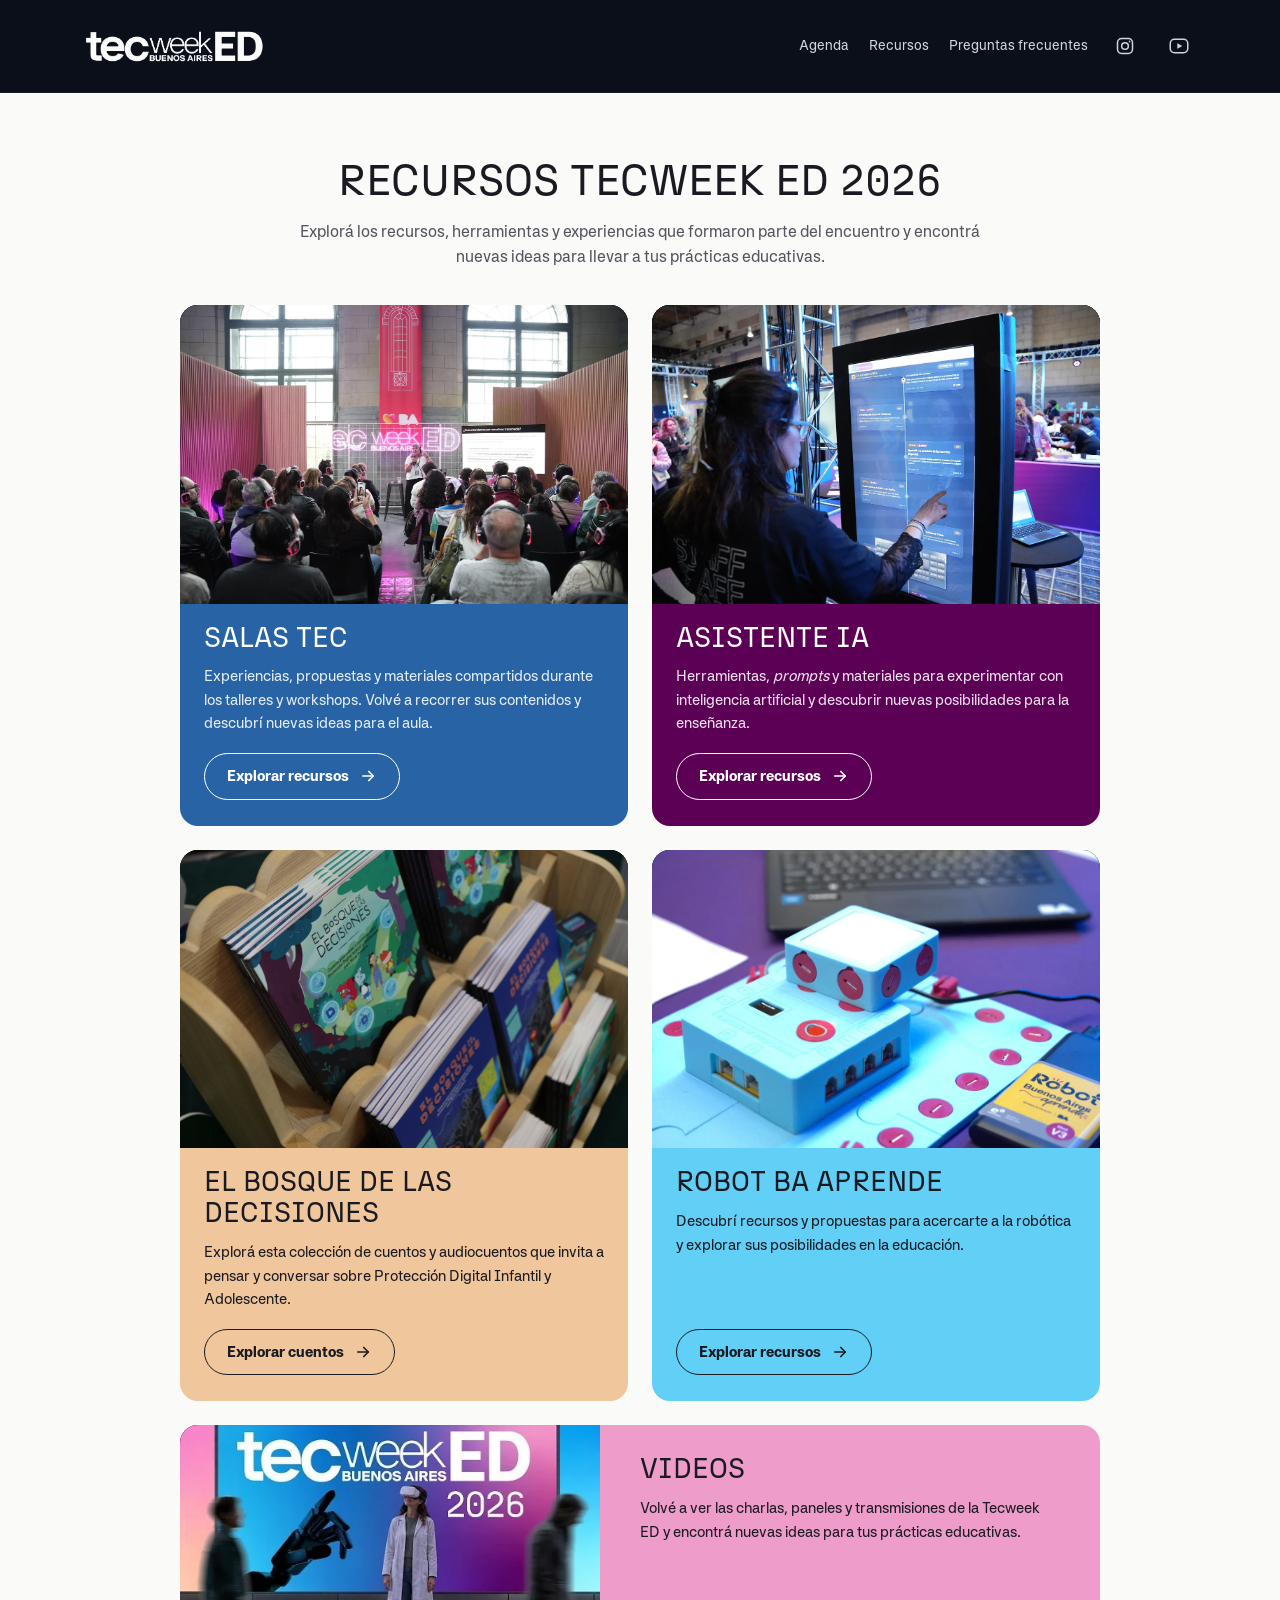
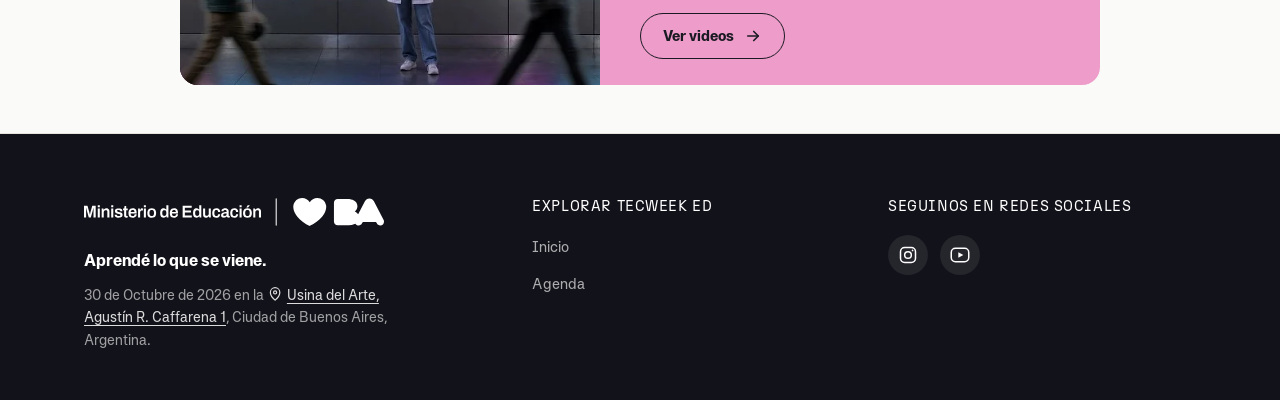
<file: recursos.html>
<!DOCTYPE html>
<html lang="es">
<head>
<meta charset="UTF-8">
<meta name="viewport" content="width=device-width, initial-scale=1.0">
<title>Recursos • Tecweek ED 2026</title>
<meta name="description" content="Materiales, presentaciones y enlaces de la Tecweek ED 2026: Salas TEC, Asistente IA, El Bosque de las Decisiones y Robot BA Aprende.">
<link rel="canonical" href="https://tecweeked.bue.edu.ar/recursos.html">

<link rel="icon" href="assets/favicon.ico" sizes="any">
<link rel="icon" type="image/png" sizes="32x32" href="assets/favicon-32x32.png">
<link rel="icon" type="image/png" sizes="16x16" href="assets/favicon-16x16.png">
<link rel="apple-touch-icon" sizes="180x180" href="assets/apple-touch-icon.png">

<meta property="og:site_name" content="Tecweek ED">
<meta property="og:type" content="website">
<meta property="og:url" content="https://tecweeked.bue.edu.ar/recursos.html">
<meta property="og:title" content="Recursos | Tecweek ED 2026">
<meta property="og:description" content="Materiales, presentaciones y enlaces de los talleres de la Tecweek ED 2026.">
<meta property="og:image" content="https://tecweeked.bue.edu.ar/assets/hero-evento.png">
<meta property="og:locale" content="es_AR">

<link rel="stylesheet" href="styles.css">
<link rel="stylesheet" href="recursos.css">
<link rel="preconnect" href="https://fonts.googleapis.com">
<link rel="preconnect" href="https://fonts.gstatic.com" crossorigin>
<link href="https://fonts.googleapis.com/css2?family=Inter:wght@400;700&display=swap" rel="stylesheet">

<script async src="https://www.googletagmanager.com/gtag/js?id=G-GVQBFW4CX3"></script>
<script>
  window.dataLayer = window.dataLayer || [];
  function gtag(){dataLayer.push(arguments);}
  gtag('js', new Date());
  gtag('config', 'G-GVQBFW4CX3');
</script>
</head>
<body class="recursos-page">


<header class="site-header" id="header">
  <div class="container header-inner">
    <a href="index.html#top" class="logo">
      <img src="assets/tec-logo1.png" alt="Tecweek ED Buenos Aires" class="logo-img">
    </a>

    <div class="header-actions">
      <a href="https://drive.google.com/file/d/1WtYV8rhqWvKG6lW0gy2pUSgYqkKh8dC3/view?usp=drive_link" class="link-hide-mobile" target="_blank" rel="noopener">Agenda</a>
      <a href="recursos.html" class="link-hide-mobile">Recursos</a>
      <a href="index.html#faq" class="link-hide-mobile">Preguntas frecuentes</a>
      <a href="https://www.instagram.com/educacionba" class="header-social link-hide-mobile" target="_blank" rel="noopener" aria-label="Seguinos en Instagram">
        <svg class="icon" viewBox="0 0 24 24" fill="none" stroke="currentColor" stroke-width="1.8"><rect x="3" y="3" width="18" height="18" rx="5"/><circle cx="12" cy="12" r="4"/><circle cx="17.5" cy="6.5" r="1" fill="currentColor" stroke="none"/></svg>
      </a>
      <a href="https://www.youtube.com/@EducacionDigitalBA" class="header-social link-hide-mobile" target="_blank" rel="noopener" aria-label="Mirá nuestros videos en YouTube">
        <svg class="icon" viewBox="0 0 24 24" fill="none" stroke="currentColor" stroke-width="1.8"><rect x="1.5" y="4" width="21" height="16" rx="5"/><path d="M10 8.7v6.6l6-3.3-6-3.3z" fill="currentColor" stroke="none"/></svg>
      </a>
    </div>

    <button class="nav-toggle" id="navToggle" aria-label="Abrir menú" aria-expanded="false">
      <span></span><span></span><span></span>
    </button>

    <nav class="main-nav mobile-nav" id="mainNav" aria-label="Menú principal">
      <a href="https://drive.google.com/file/d/1WtYV8rhqWvKG6lW0gy2pUSgYqkKh8dC3/view?usp=drive_link" class="mobile-nav-btn" target="_blank" rel="noopener">Agenda</a>
      <a href="recursos.html" class="mobile-nav-link">Recursos</a>
      <a href="index.html#faq" class="mobile-nav-link">Preguntas frecuentes</a>
      <div class="mobile-nav-social">
        <a href="https://www.instagram.com/educacionba" target="_blank" rel="noopener" aria-label="Seguinos en Instagram">
          <svg class="icon" viewBox="0 0 24 24" fill="none" stroke="currentColor" stroke-width="1.8"><rect x="3" y="3" width="18" height="18" rx="5"/><circle cx="12" cy="12" r="4"/><circle cx="17.5" cy="6.5" r="1" fill="currentColor" stroke="none"/></svg>
        </a>
        <a href="https://www.youtube.com/@EducacionDigitalBA" target="_blank" rel="noopener" aria-label="Mirá nuestros videos en YouTube">
          <svg class="icon" viewBox="0 0 24 24" fill="none" stroke="currentColor" stroke-width="1.8"><rect x="1.5" y="4" width="21" height="16" rx="5"/><path d="M10 8.7v6.6l6-3.3-6-3.3z" fill="currentColor" stroke="none"/></svg>
        </a>
      </div>
    </nav>
  </div>
</header>


<!-- ===== Inicio de Recursos: solo las 4 tarjetas. Cada una abre su "interior" (recursos.js). ===== -->
<section class="recursos-hero" id="recursos-inicio">
  <div class="container">
    <h1 tabindex="-1">Recursos Tecweek ED 2026</h1>
    <p>Explorá los recursos, herramientas y experiencias que formaron parte del encuentro y encontrá nuevas ideas para llevar a tus prácticas educativas.</p>

    <div class="recursos-main">
      <article class="rmain recurso-card--azul">
        <div class="recurso-thumb" aria-hidden="true"><img src="assets/recursos/salas-tec.webp" alt="" width="1280" height="720" decoding="async" onerror="this.remove()"></div>
        <h2>Salas TEC</h2>
        <p>Experiencias, propuestas y materiales compartidos durante los talleres y workshops. Volvé a recorrer sus contenidos y descubrí nuevas ideas para el aula.</p>
        <a href="#salas-tec" class="btn btn-outline">Explorar recursos <svg class="ico-arrow" viewBox="0 0 24 24" width="18" height="18" fill="none" stroke="currentColor" stroke-width="2.2" stroke-linecap="round" stroke-linejoin="round" aria-hidden="true"><path d="M5 12h14"/><path d="M13 6l6 6-6 6"/></svg></a>
      </article>

      <article class="rmain recurso-card--violeta">
        <div class="recurso-thumb" aria-hidden="true"><img src="assets/recursos/asistente-ia.webp" alt="" width="1280" height="720" decoding="async" onerror="this.remove()"></div>
        <h2>Asistente IA</h2>
        <p>Herramientas,  <i>prompts</i>  y materiales para experimentar con inteligencia artificial y descubrir nuevas posibilidades para la enseñanza.</p>
        <a href="#asistente-ia" class="btn btn-outline">Explorar recursos <svg class="ico-arrow" viewBox="0 0 24 24" width="18" height="18" fill="none" stroke="currentColor" stroke-width="2.2" stroke-linecap="round" stroke-linejoin="round" aria-hidden="true"><path d="M5 12h14"/><path d="M13 6l6 6-6 6"/></svg></a>
      </article>

      <article class="rmain recurso-card--durazno">
        <div class="recurso-thumb" aria-hidden="true"><img src="assets/recursos/bosque-de-las-decisiones.webp" alt="" width="1280" height="720" decoding="async" onerror="this.remove()"></div>
        <h2>El bosque de las decisiones</h2>
        <p>Explorá esta colección de cuentos y audiocuentos que invita a pensar y conversar sobre Protección Digital Infantil y Adolescente.</p>
        <a href="https://educaciondigital.bue.edu.ar/recursos/el-bosque-de-las-decisiones?id=94abb415-1d6d-4564-9325-f5b7c321d8fa" class="btn btn-outline" target="_blank" rel="noopener">Explorar cuentos <svg class="ico-arrow" viewBox="0 0 24 24" width="18" height="18" fill="none" stroke="currentColor" stroke-width="2.2" stroke-linecap="round" stroke-linejoin="round" aria-hidden="true"><path d="M5 12h14"/><path d="M13 6l6 6-6 6"/></svg></a>
      </article>

      <article class="rmain recurso-card--celeste">
        <div class="recurso-thumb" aria-hidden="true"><img src="assets/recursos/robot-ba.webp" alt="" width="1280" height="720" decoding="async" onerror="this.remove()"></div>
        <h2>Robot BA Aprende</h2>
        <p>Descubrí recursos y propuestas para acercarte a la robótica y explorar sus posibilidades en la educación.</p>
        <a href="#robot-ba" class="btn btn-outline">Explorar recursos <svg class="ico-arrow" viewBox="0 0 24 24" width="18" height="18" fill="none" stroke="currentColor" stroke-width="2.2" stroke-linecap="round" stroke-linejoin="round" aria-hidden="true"><path d="M5 12h14"/><path d="M13 6l6 6-6 6"/></svg></a>
      </article>
      <article class="rmain rmain--wide recurso-card--rosa">
        <div class="recurso-thumb" aria-hidden="true"><img src="assets/recursos/videos.webp" alt="" width="640" height="327" decoding="async" onerror="this.remove()"></div>
        <h2>Videos</h2>
        <p>Volvé a ver las charlas, paneles y transmisiones de la Tecweek ED y encontrá nuevas ideas para tus prácticas educativas.</p>
        <a href="#videos" class="btn btn-outline">Ver videos <svg class="ico-arrow" viewBox="0 0 24 24" width="18" height="18" fill="none" stroke="currentColor" stroke-width="2.2" stroke-linecap="round" stroke-linejoin="round" aria-hidden="true"><path d="M5 12h14"/><path d="M13 6l6 6-6 6"/></svg></a>
      </article>
    </div>
  </div>
</section>


<!-- ===== Interiores (cada uno se muestra solo cuando se elige su tarjeta) ===== -->
<div class="recursos-panel is-off" id="salas-tec" aria-labelledby="salas-tec-t">
  <section class="recursos-hero recursos-subhero">
    <div class="container">
      <a href="#" class="rback" data-rback><svg class="ico-arrow" viewBox="0 0 24 24" width="18" height="18" fill="none" stroke="currentColor" stroke-width="2.2" stroke-linecap="round" stroke-linejoin="round" aria-hidden="true"><path d="M19 12H5"/><path d="M11 6l-6 6 6 6"/></svg> Volver a Recursos</a>
      <h2 id="salas-tec-t" tabindex="-1">Salas TEC</h2>
      <p>Experiencias, propuestas y materiales compartidos durante los talleres y workshops. Volvé a recorrer sus contenidos y descubrí nuevas ideas para el aula.</p>
      <nav class="rnav" aria-label="Ir a otra experiencia"><a href="#salas-tec" aria-current="true">Salas TEC</a><a href="#asistente-ia">Asistente IA</a><a href="#bosque-decisiones">El bosque de las decisiones</a><a href="#robot-ba">Robot BA Aprende</a><a href="#videos">Videos</a></nav>
    </div>
  </section>
  <section class="section recursos-list">
    <div class="container">
      <div class="recursos-filter">
        <div class="recursos-filter-field">
          <label for="recursosBusqueda">Buscar por recurso</label>
          <input type="search" id="recursosBusqueda" placeholder="Ej: robótica, narrativas, IA…" autocomplete="off">
        </div>

        <div class="recursos-filter-field">
          <label for="recursosFiltro">Buscar por especialista</label>
          <select id="recursosFiltro">
        <option value="todos">Todos los especialistas</option>
        <option value="Ana Laura Califa">Ana Laura Califa</option>
        <option value="Candelaria Durruty">Candelaria Durruty</option>
        <option value="Damián Pedraza">Damián Pedraza</option>
        <option value="Fernando González">Fernando González</option>
        <option value="Gina Cascio">Gina Cascio</option>
        <option value="Juliana Bonetto">Juliana Bonetto</option>
        <option value="Karina Szmulewicz">Karina Szmulewicz</option>
        <option value="Laura Marinucci">Laura Marinucci</option>
        <option value="Mario Efron">Mario Efron</option>
        <option value="María Elena Pato">María Elena Pato</option>
        <option value="María Marta Fernández">María Marta Fernández</option>
        <option value="Noelia Vega">Noelia Vega</option>
        <option value="Sandra Vaccaro">Sandra Vaccaro</option>
        <option value="Verónica Wolff">Verónica Wolff</option>
        <option value="Yael Adler">Yael Adler</option>
        </select>
        </div>
      </div>

      <p class="recursos-count" id="recursosCount" aria-live="polite"></p>

      <div class="recursos-grid" id="recursosGrid">
      <article class="recurso-card recurso-card--celeste" data-presenters="Mario Efron">
        <span class="recurso-tallerista">Mario Efron</span>
        <h3>Programar con IA: ¿atajo u oportunidad de aprendizaje?</h3>
        <p class="recurso-desc">Taller que invita a explorar cómo la inteligencia artificial está cambiando la manera de programar. A partir de experiencias reales con estudiantes, se introduce el vibecoding y se comparten herramientas y estrategias prácticas para docentes.</p>
        <a href="https://drive.google.com/file/d/13ZUDNUFHkxFu-rMRj_Ucro5aNXroxstU/view?usp=drive_link" class="btn btn-outline" target="_blank" rel="noopener">Ver material</a>
      </article>

      <article class="recurso-card recurso-card--durazno" data-presenters="María Elena Pato|Candelaria Durruty">
        <span class="recurso-tallerista">María Elena Pato y Candelaria Durruty</span>
        <h3>¿Hasta dónde puede llevarnos una misma herramienta? Diseñando experiencias de aprendizaje más flexibles</h3>
        <p class="recurso-desc">Una reflexión en torno a las etapas y criterios prácticos para el diseño de experiencias educativas, tomando como eje el modelo «SAMR» y presentando Google Workspace for Education como un habilitador de comunicación y colaboración en el aula.</p>
        <a href="https://drive.google.com/file/d/1dZ1o0k4LMlmXp1aUi0Iyx6yd7MdvSXqI/view?usp=drive_link" class="btn btn-outline" target="_blank" rel="noopener">Ver material</a>
      </article>

      <article class="recurso-card recurso-card--rosa" data-presenters="Ana Laura Califa">
        <span class="recurso-tallerista">Ana Laura Califa</span>
        <h3>Modo avión, un espacio para bajar la velocidad, jugar y crear</h3>
        <p class="recurso-desc">Este taller propone una pausa para desconectarse del ritmo cotidiano, explorar la creatividad, descubrir nuevas formas de expresión y recuperar el valor del juego como experiencia de encuentro y aprendizaje.</p>
        <a href="https://drive.google.com/file/d/127pKnvmHB6y0_GD5_F__ZZu9xd92mMl3/view?usp=drive_link" class="btn btn-outline" target="_blank" rel="noopener">Ver material</a>
      </article>

      <article class="recurso-card recurso-card--azul" data-presenters="María Marta Fernández">
        <span class="recurso-tallerista">María Marta Fernández</span>
        <h3>Narrativas que se expanden: historias y lenguajes en tiempos de inteligencia artificial</h3>
        <p class="recurso-desc">Un recorrido por las posibilidades de las narrativas transmedia y la combinación de distintos lenguajes, medios e inteligencia artificial para enriquecer las experiencias de creación de historias, con foco en los estudiantes como creadores.</p>
        <a href="https://drive.google.com/file/d/1PcItsO_Q_8ujr_yQE5L24JCfOZHR3ya_/view?usp=drive_link" class="btn btn-outline" target="_blank" rel="noopener">Ver material</a>
      </article>

      <article class="recurso-card recurso-card--celeste" data-presenters="Sandra Vaccaro">
        <span class="recurso-tallerista">Sandra Vaccaro</span>
        <h3>La IA responde… ¿y la escuela qué pregunta?</h3>
        <p class="recurso-desc">Una propuesta para repensar la enseñanza y la evaluación en tiempos de IA. A partir de situaciones y actividades para primaria y secundaria, se exploran estrategias para diseñar consignas que promuevan el pensamiento crítico, la validación de información y la toma de decisiones, tanto al aprender sobre IA como con ella.</p>
        <a href="https://drive.google.com/file/d/1DDoU0rrMTo5-TjjSpIcaAv-pyS3uqlmZ/view?usp=drive_link" class="btn btn-outline" target="_blank" rel="noopener">Ver material</a>
      </article>

      <article class="recurso-card recurso-card--durazno" data-presenters="Laura Marinucci">
        <span class="recurso-tallerista">Laura Marinucci - Ticmas</span>
        <h3>Aprendizaje basado en proyectos desde la práctica: claves para diseñar proyectos significativos</h3>
        <p class="recurso-desc">Un recorrido práctico por el Aprendizaje Basado en Proyectos (ABP), para conocer sus principios y etapas. A partir del ejemplo de un proyecto concreto, se explora cómo diseñar experiencias que inviten a los estudiantes a investigar, tomar decisiones, crear y trabajar colaborativamente frente a desafíos significativos.</p>
        <a href="https://drive.google.com/file/d/1yjGOIVLNVWHnjdz764Hll-Yzlt-BzCSV/view?usp=drive_link" class="btn btn-outline" target="_blank" rel="noopener">Ver material</a>
      </article>

      <article class="recurso-card recurso-card--rosa" data-presenters="Fernando González">
        <span class="recurso-tallerista">Fernando González</span>
        <h3>Diseño lúdico: ideas que transforman el aula</h3>
        <p class="recurso-desc">Un encuentro de exploración del diseño lúdico como herramienta para crear experiencias de aprendizaje significativas, participativas y motivadoras. Se abordan conceptos y teorías sobre el juego y se ofrecen ejemplos, reflexiones y herramientas prácticas para docentes.</p>
        <a href="https://drive.google.com/file/d/1JZF7l3jMgJ7z4ygkbtLDyYLWyYlo-dgR/view?usp=drive_link" class="btn btn-outline" target="_blank" rel="noopener">Ver material</a>
      </article>

      <article class="recurso-card recurso-card--azul" data-presenters="Damián Pedraza|Karina Szmulewicz">
        <span class="recurso-tallerista">Damián Pedraza y Karina Szmulewicz</span>
        <h3>Transformando el aula con videos</h3>
        <p class="recurso-desc">Este encuentro propone reflexionar sobre el potencial de los videos como herramientas para transformar las experiencias de enseñanza y aprendizaje en el aula, a partir de la experiencia de YouTube.</p>
        <a href="https://drive.google.com/file/d/1stOjtHXqIK_eDLgUSMd9pmdZ9a9caTIN/view?usp=drive_link" class="btn btn-outline" target="_blank" rel="noopener">Ver material</a>
      </article>

      <article class="recurso-card recurso-card--celeste" data-presenters="Yael Adler|Verónica Wolff">
        <span class="recurso-tallerista">Yael Adler y Verónica Wolff · Educación Tecnológica</span>
        <h3>Aprender desenchufados: crear y pensar con bloques</h3>
        <p class="recurso-desc">Taller de exploración de Six Bricks, una metodología pedagógica innovadora que -mediante el uso de seis ladrillos de colores- estimula el desarrollo cognitivo, motor y socioemocional de los estudiantes, a través de dinámicas prácticas y participativas.</p>
        <a href="https://drive.google.com/file/d/1gaAEi6m86ZcAg1AVzuo-JmILqCC2RGon/view?usp=drive_link" class="btn btn-outline" target="_blank" rel="noopener">Ver material</a>
      </article>

      <article class="recurso-card recurso-card--durazno" data-presenters="Juliana Bonetto|Gina Cascio">
        <span class="recurso-tallerista">Juliana Bonetto y Gina Cascio</span>
        <h3>RoboLab, propuestas de robótica para el aula</h3>
        <p class="recurso-desc">Espacio de formación e intercambio en torno a la enseñanza de la robótica y la programación desde una perspectiva pedagógica y curricular. A partir de experiencias reales desarrolladas en distintos niveles educativos, se propone explorar cómo el pensamiento computacional, la creatividad, el juego y la resolución de problemas pueden integrarse en proyectos interdisciplinarios con sentido para los estudiantes.</p>
        <a href="https://drive.google.com/file/d/1Y1aGitYBX9I2T07Q8VqyJW7if5vsA_26/view?usp=drive_link" class="btn btn-outline" target="_blank" rel="noopener">Ver material</a>
      </article>

      <article class="recurso-card recurso-card--rosa" data-presenters="Noelia Vega">
        <span class="recurso-tallerista">Noelia Vega · Chicas en Tecnología</span>
        <h3>De niñas a líderes en tecnología</h3>
        <p class="recurso-desc">A partir de una historia personal, datos y ejemplos cotidianos, este taller invita a mirar de cerca cómo se forman los sesgos de género, por qué importan y qué podemos hacer desde el aula para ampliar los horizontes de nuestras estudiantes.</p>
        <a href="https://drive.google.com/file/d/1-eeE0QZ5hBQin523UoD_P_46jgWsIanv/view?usp=drive_link" class="btn btn-outline" target="_blank" rel="noopener">Ver material</a>
      </article>
      </div>

      <p class="recursos-empty" id="recursosEmpty" hidden>No encontramos recursos con esa búsqueda.</p>
    </div>
  </section>
  <div class="container rback-foot">
    <a href="#" class="btn btn-outline" data-rback><svg class="ico-arrow" viewBox="0 0 24 24" width="18" height="18" fill="none" stroke="currentColor" stroke-width="2.2" stroke-linecap="round" stroke-linejoin="round" aria-hidden="true"><path d="M19 12H5"/><path d="M11 6l-6 6 6 6"/></svg> Volver a Recursos</a>
  </div>
</div>


<div class="recursos-panel is-off" id="asistente-ia" aria-labelledby="asistente-ia-t">
  <section class="recursos-hero recursos-subhero">
    <div class="container">
      <a href="#" class="rback" data-rback><svg class="ico-arrow" viewBox="0 0 24 24" width="18" height="18" fill="none" stroke="currentColor" stroke-width="2.2" stroke-linecap="round" stroke-linejoin="round" aria-hidden="true"><path d="M19 12H5"/><path d="M11 6l-6 6 6 6"/></svg> Volver a Recursos</a>
      <h2 id="asistente-ia-t" tabindex="-1">Asistente IA</h2>
      <p>Herramientas, <i>prompts</i> y materiales para experimentar con inteligencia artificial y descubrir nuevas posibilidades para la enseñanza.</p>
      <nav class="rnav" aria-label="Ir a otra experiencia"><a href="#salas-tec">Salas TEC</a><a href="#asistente-ia" aria-current="true">Asistente IA</a><a href="#bosque-decisiones">El bosque de las decisiones</a><a href="#robot-ba">Robot BA Aprende</a><a href="#videos">Videos</a></nav>
    </div>
  </section>
  <section class="section recursos-list">
    <div class="container">
      <div class="recursos-grid">
      <article class="recurso-card recurso-card--violeta asis-main">
        <div class="asis-main-txt">
          <h3>Asistente IA</h3>
          <p>¿Qué te gustaría preparar para tu próxima clase? El stand Asistentes IA de Campus ED invita a explorar cómo podés probar distintas maneras de resolver una tarea docente. Elegí un recorrido: para planificar una actividad, explorar un simulador, trabajar con tus fuentes o producir un video.</p>
          <a href="https://tecweek2026-plataforma.netlify.app/" class="btn btn-outline" target="_blank" rel="noopener">Ver material</a>
        </div>
        <figure class="asis-qr">
          <img src="assets/qr-asistente-ia.png" alt="Código QR que lleva a la página con los prompts del Asistente IA" width="600" height="600" loading="lazy">
          <figcaption>Escaneá el QR para acceder al material</figcaption>
        </figure>
      </article>

      </div>

    </div>
  </section>
  <div class="container rback-foot">
    <a href="#" class="btn btn-outline" data-rback><svg class="ico-arrow" viewBox="0 0 24 24" width="18" height="18" fill="none" stroke="currentColor" stroke-width="2.2" stroke-linecap="round" stroke-linejoin="round" aria-hidden="true"><path d="M19 12H5"/><path d="M11 6l-6 6 6 6"/></svg> Volver a Recursos</a>
  </div>
</div>


<div class="recursos-panel is-off" id="bosque-decisiones" aria-labelledby="bosque-decisiones-t">
  <section class="recursos-hero recursos-subhero">
    <div class="container">
      <a href="#" class="rback" data-rback><svg class="ico-arrow" viewBox="0 0 24 24" width="18" height="18" fill="none" stroke="currentColor" stroke-width="2.2" stroke-linecap="round" stroke-linejoin="round" aria-hidden="true"><path d="M19 12H5"/><path d="M11 6l-6 6 6 6"/></svg> Volver a Recursos</a>
      <h2 id="bosque-decisiones-t" tabindex="-1">El Bosque de las Decisiones</h2>
      <p>Explorá esta colección de cuentos y audiocuentos que invita a pensar y conversar sobre Protección Digital Infantil y Adolescente.</p>
      <nav class="rnav" aria-label="Ir a otra experiencia"><a href="#salas-tec">Salas TEC</a><a href="#asistente-ia">Asistente IA</a><a href="#bosque-decisiones" aria-current="true">El bosque de las decisiones</a><a href="#robot-ba">Robot BA Aprende</a><a href="#videos">Videos</a></nav>
    </div>
  </section>
  <section class="section recursos-list">
    <div class="container">
      <article class="recurso-card recurso-card--durazno bosque-feature">
        <img class="bosque-feature-img" src="assets/Foto-libros-bosque.jpg" alt="Las tres portadas de la colección El Bosque de las Decisiones, para Nivel Inicial, Primario y Secundario" loading="lazy" decoding="async">
        <a href="https://educaciondigital.bue.edu.ar/recursos/el-bosque-de-las-decisiones?id=94abb415-1d6d-4564-9325-f5b7c321d8fa" class="btn btn-outline" target="_blank" rel="noopener">Explorar cuentos</a>
      </article>
    </div>
  </section>
  <div class="container rback-foot">
    <a href="#" class="btn btn-outline" data-rback><svg class="ico-arrow" viewBox="0 0 24 24" width="18" height="18" fill="none" stroke="currentColor" stroke-width="2.2" stroke-linecap="round" stroke-linejoin="round" aria-hidden="true"><path d="M19 12H5"/><path d="M11 6l-6 6 6 6"/></svg> Volver a Recursos</a>
  </div>
</div>


<!-- Cuando haya materiales de Robot BA Aprende: reemplazar el <section> de abajo por los enlaces/tarjetas. -->
<div class="recursos-panel is-off" id="robot-ba" aria-labelledby="robot-ba-t">
  <section class="recursos-hero recursos-subhero">
    <div class="container">
      <a href="#" class="rback" data-rback><svg class="ico-arrow" viewBox="0 0 24 24" width="18" height="18" fill="none" stroke="currentColor" stroke-width="2.2" stroke-linecap="round" stroke-linejoin="round" aria-hidden="true"><path d="M19 12H5"/><path d="M11 6l-6 6 6 6"/></svg> Volver a Recursos</a>
      <h2 id="robot-ba-t" tabindex="-1">Robot BA Aprende</h2>
      <p>Descubrí recursos y propuestas para acercarte a la robótica y explorar sus posibilidades en la educación.</p>
      <nav class="rnav" aria-label="Ir a otra experiencia"><a href="#salas-tec">Salas TEC</a><a href="#asistente-ia">Asistente IA</a><a href="#bosque-decisiones">El bosque de las decisiones</a><a href="#robot-ba" aria-current="true">Robot BA Aprende</a><a href="#videos">Videos</a></nav>
    </div>
  </section>
  <section class="section recursos-list">
    <div class="container">
      <article class="recurso-card recurso-card--celeste robot-intro">
        <h3>Robot BA Aprende</h3>
        <p>Robot BA Aprende es un kit de robótica codiseñado por docentes, estudiantes, facilitadores y asesores pedagógicos digitales, quienes participaron activamente en la definición de sus funcionalidades, diseño y posibilidades de uso pedagógico.</p>
        <p>El kit cuenta con distintos niveles de programación progresiva, desde experiencias iniciales basadas en movimiento y secuencias hasta programación por bloques y código, acompañando el crecimiento de los estudiantes a lo largo de los distintos niveles educativos.</p>
        <p>Su diseño modular e imprimible en 3D permite fabricar y reparar piezas de manera simple y económica, favoreciendo la sostenibilidad y la autonomía tecnológica de las escuelas.</p>
      </article>

      <div class="robot-armar">
        <h3>Armá tu robot</h3>
        <p class="robot-armar-sub">Descargá los materiales necesarios:</p>
        <div class="recursos-grid robot-grid">
        <article class="recurso-card recurso-card--azul robot-item">
          <h4>Archivos para la impresión 3D del kit</h4>
          <p>Diseñado para imprimir en PLA con boquilla de 0.4 y altura de capa 0.2, sin soportes.</p>
          <a href="https://drive.google.com/drive/folders/1hqgM7cpwnkclMEwF6iDSIwMCLqB10lzy?usp=drive_link" class="btn btn-outline" target="_blank" rel="noopener">Ver material</a>
        </article>
        <article class="recurso-card recurso-card--violeta robot-item">
          <h4>Diseño de placas PCB</h4>
          <p>Para revelar o grabar en CNC.</p>
          <a href="https://drive.google.com/drive/folders/1GsydwKyoq_AuC5vDi5z7eBEAUMTWVMkX?usp=drive_link" class="btn btn-outline" target="_blank" rel="noopener">Ver material</a>
        </article>
        <article class="recurso-card recurso-card--durazno robot-item">
          <h4>Firmware</h4>
          <p>Para cargar en el microcontrolador ESP32 que controla el robot.</p>
          <a href="https://drive.google.com/drive/folders/1fpHyoagYbDnC70Hokck1ptiey16wjYg3?usp=drive_link" class="btn btn-outline" target="_blank" rel="noopener">Ver material</a>
        </article>
        <article class="recurso-card recurso-card--rosa robot-item">
          <h4>Software del robot</h4>
          <p>Software específico para utilizar el robot en los distintos niveles.</p>
          <a href="https://drive.google.com/file/d/11FRkQBvZRiFKfPOKJFH4h1oFcbAzL4DZ/view?usp=drive_link" class="btn btn-outline" target="_blank" rel="noopener">Ver material</a>
        </article>
        </div>
        <p class="recursos-soon robot-soon"><strong>Próximamente:</strong> guía de armado.</p>
      </div>
    </div>
  </section>
  <div class="container rback-foot">
    <a href="#" class="btn btn-outline" data-rback><svg class="ico-arrow" viewBox="0 0 24 24" width="18" height="18" fill="none" stroke="currentColor" stroke-width="2.2" stroke-linecap="round" stroke-linejoin="round" aria-hidden="true"><path d="M19 12H5"/><path d="M11 6l-6 6 6 6"/></svg> Volver a Recursos</a>
  </div>
</div>

<div class="recursos-panel is-off" id="videos" aria-labelledby="videos-t">
  <section class="recursos-hero recursos-subhero">
    <div class="container">
      <a href="#" class="rback" data-rback><svg class="ico-arrow" viewBox="0 0 24 24" width="18" height="18" fill="none" stroke="currentColor" stroke-width="2.2" stroke-linecap="round" stroke-linejoin="round" aria-hidden="true"><path d="M19 12H5"/><path d="M11 6l-6 6 6 6"/></svg> Volver a Recursos</a>
      <h2 id="videos-t" tabindex="-1">Videos</h2>
      <p>Volvé a ver las charlas, los paneles y las transmisiones de la Tecweek ED. Elegí una categoría para explorar.</p>
      <nav class="rnav" aria-label="Ir a otra experiencia"><a href="#salas-tec">Salas TEC</a><a href="#asistente-ia">Asistente IA</a><a href="#bosque-decisiones">El bosque de las decisiones</a><a href="#robot-ba">Robot BA Aprende</a><a href="#videos" aria-current="true">Videos</a></nav>
    </div>
  </section>
  <section class="section recursos-list">
    <div class="container">
      <div class="recursos-main videos-main">
      <article class="rmain recurso-card--azul">
        <div class="recurso-thumb" aria-hidden="true"><img src="assets/recursos/videos/charlas-tec.webp" alt="" width="1280" height="853" decoding="async" onerror="this.remove()"></div>
        <h2>Charlas TEC</h2>
        <p>Destacados referentes en educación, tecnología e innovación comparten ideas y experiencias para pensar la educación del presente y del futuro.</p>
        <a href="#videos-charlas" class="btn btn-outline">Ver charlas <svg class="ico-arrow" viewBox="0 0 24 24" width="18" height="18" fill="none" stroke="currentColor" stroke-width="2.2" stroke-linecap="round" stroke-linejoin="round" aria-hidden="true"><path d="M5 12h14"/><path d="M13 6l6 6-6 6"/></svg></a>
      </article>
      <article class="rmain recurso-card--violeta">
        <div class="recurso-thumb" aria-hidden="true"><img src="assets/recursos/videos/foro-tec.webp" alt="" width="1280" height="853" decoding="async" onerror="this.remove()"></div>
        <h2>Foro TEC</h2>
        <p>Paneles y conversaciones sobre proyectos y experiencias que están transformando las formas de enseñar y aprender con tecnologías.</p>
        <a href="#videos-foro" class="btn btn-outline">Ver foros <svg class="ico-arrow" viewBox="0 0 24 24" width="18" height="18" fill="none" stroke="currentColor" stroke-width="2.2" stroke-linecap="round" stroke-linejoin="round" aria-hidden="true"><path d="M5 12h14"/><path d="M13 6l6 6-6 6"/></svg></a>
      </article>
      <article class="rmain recurso-card--celeste">
        <div class="recurso-thumb" aria-hidden="true"><img src="assets/recursos/videos/streaming.webp" alt="" width="1280" height="853" decoding="async" onerror="this.remove()"></div>
        <h2>Streaming</h2>
        <p>Una transmisión durante toda la jornada con especialistas, referentes, docentes y estudiantes para conversar sobre los temas que están transformando la educación.</p>
        <a href="#videos-streaming" class="btn btn-outline">Ver streaming <svg class="ico-arrow" viewBox="0 0 24 24" width="18" height="18" fill="none" stroke="currentColor" stroke-width="2.2" stroke-linecap="round" stroke-linejoin="round" aria-hidden="true"><path d="M5 12h14"/><path d="M13 6l6 6-6 6"/></svg></a>
      </article>
      </div>
      <p class="videos-playlist"><a href="https://www.youtube.com/playlist?list=PLb0Fks_jhLNk" class="btn btn-outline" target="_blank" rel="noopener"><svg class="ico-play" viewBox="0 0 24 24" width="16" height="16" fill="currentColor" aria-hidden="true"><path d="M8 5.5v13l11-6.5z"/></svg> Ver la playlist completa de Tecweek ED 2026</a></p>
    </div>
  </section>
  <div class="container rback-foot">
    <a href="#" class="btn btn-outline" data-rback><svg class="ico-arrow" viewBox="0 0 24 24" width="18" height="18" fill="none" stroke="currentColor" stroke-width="2.2" stroke-linecap="round" stroke-linejoin="round" aria-hidden="true"><path d="M19 12H5"/><path d="M11 6l-6 6 6 6"/></svg> Volver a Recursos</a>
  </div>
</div>

<div class="recursos-panel is-off" id="videos-charlas" aria-labelledby="videos-charlas-t">
  <section class="recursos-hero recursos-subhero">
    <div class="container">
      <a href="#videos" class="rback"><svg class="ico-arrow" viewBox="0 0 24 24" width="18" height="18" fill="none" stroke="currentColor" stroke-width="2.2" stroke-linecap="round" stroke-linejoin="round" aria-hidden="true"><path d="M19 12H5"/><path d="M11 6l-6 6 6 6"/></svg> Volver a Videos</a>
      <h2 id="videos-charlas-t" tabindex="-1">Charlas TEC</h2>
      <p>Destacados referentes en educación, tecnología e innovación comparten ideas y experiencias para pensar la educación del presente y del futuro.</p>
      <nav class="rnav" aria-label="Ir a otra categoría de videos"><a href="#videos-charlas" aria-current="true">Charlas TEC</a><a href="#videos-foro">Foro TEC</a><a href="#videos-streaming">Streaming</a></nav>
    </div>
  </section>
  <section class="section recursos-list">
    <div class="container">
      <div class="recursos-filter">
        <div class="recursos-filter-field">
          <label for="vbusq-charlas">Buscar por video</label>
          <input type="search" id="vbusq-charlas" data-vsearch placeholder="Ej: IA, protección digital…" autocomplete="off">
        </div>
      </div>
      <p class="recursos-count" data-vcount aria-live="polite">Mostrando 7 de 7 videos.</p>
      <!-- Para sumar un video: copiar una tarjeta, cambiar título/descripción y pegar el link en el href.
           Donde dice "Próximamente" (span) todavía falta el link: reemplazar el span por
           <a href="LINK" class="btn btn-outline" target="_blank" rel="noopener">Ver video</a> -->
      <div class="video-grid" data-vgrid>
        <article class="video-card recurso-card--azul">
          <div class="recurso-thumb" aria-hidden="true"><img src="assets/recursos/videos/lucia-fainboim-crecer-con-algoritmos-proteccion-digital-de-ninos-y-adolescentes.webp" alt="" width="1280" height="720" loading="lazy" decoding="async" onerror="this.remove()"></div>
          <div class="video-body">
            <span class="video-tag">Charlas TEC</span>
            <h3>Crecer con algoritmos: protección digital de niños y adolescentes</h3>
            <p class="video-desc">Una charla sobre los desafíos de la protección digital de niños y adolescentes en un entorno atravesado por algoritmos, redes sociales y plataformas digitales. Se abordan los riesgos, el cuidado y el rol de los adultos y las instituciones en el acompañamiento de sus experiencias digitales.</p>
            <a href="https://youtu.be/a74XFsyvHaM" class="btn btn-outline" target="_blank" rel="noopener"><svg class="ico-play" viewBox="0 0 24 24" width="16" height="16" fill="currentColor" aria-hidden="true"><path d="M8 5.5v13l11-6.5z"/></svg> Ver video</a>
          </div>
        </article>
        <article class="video-card recurso-card--azul">
          <div class="recurso-thumb" aria-hidden="true"><img src="assets/recursos/videos/santi-siri-la-clase-que-todavia-no-existe-ensenar-y-aprender-con-ia.webp" alt="" width="1280" height="720" loading="lazy" decoding="async" onerror="this.remove()"></div>
          <div class="video-body">
            <span class="video-tag">Charlas TEC</span>
            <h3>La clase que todavía no existe: enseñar y aprender con IA</h3>
            <p class="video-desc">Una experiencia en vivo para explorar cómo la inteligencia artificial puede transformar las formas de enseñar y aprender. A través de demostraciones y experimentación con IA, Siri muestra nuevas posibilidades para crear experiencias educativas, repensar el rol docente e imaginar la clase del futuro.</p>
            <a href="https://youtu.be/sRaBKBb_F0s" class="btn btn-outline" target="_blank" rel="noopener"><svg class="ico-play" viewBox="0 0 24 24" width="16" height="16" fill="currentColor" aria-hidden="true"><path d="M8 5.5v13l11-6.5z"/></svg> Ver video</a>
          </div>
        </article>
        <article class="video-card recurso-card--azul">
          <div class="recurso-thumb" aria-hidden="true"><img src="assets/recursos/videos/karina-wainschenker-la-voz-propia-en-la-era-de-la-ia.webp" alt="" width="1280" height="720" loading="lazy" decoding="async" onerror="this.remove()"></div>
          <div class="video-body">
            <span class="video-tag">Charlas TEC</span>
            <h3>La voz propia en la era de la IA</h3>
            <p class="video-desc">Una charla sobre cómo construir y preservar una voz propia en un contexto donde la inteligencia artificial genera textos, imágenes e ideas. Se reflexiona sobre la creatividad, el pensamiento crítico y la importancia de desarrollar una mirada personal frente a las nuevas herramientas de IA, especialmente en los procesos de enseñanza y aprendizaje.</p>
            <a href="https://youtu.be/bdLyVVtM7JI" class="btn btn-outline" target="_blank" rel="noopener"><svg class="ico-play" viewBox="0 0 24 24" width="16" height="16" fill="currentColor" aria-hidden="true"><path d="M8 5.5v13l11-6.5z"/></svg> Ver video</a>
          </div>
        </article>
        <article class="video-card recurso-card--azul">
          <div class="recurso-thumb" aria-hidden="true"><img src="assets/recursos/videos/matias-grinberg-que-ya-no-es-como-era-aprender-pensar-y-ensenar-en-tiempos-de-ia.webp" alt="" width="1280" height="720" loading="lazy" decoding="async" onerror="this.remove()"></div>
          <div class="video-body">
            <span class="video-tag">Charlas TEC</span>
            <h3>Qué ya no es como era: aprender, pensar y enseñar en tiempos de IA</h3>
            <p class="video-desc">Un momento para pensar cómo la inteligencia artificial transforma nuestra manera de pensar, aprender y resolver problemas. A partir de los cambios que introduce esta tecnología, se explora qué habilidades y capacidades humanas siguen siendo fundamentales, y cómo acompañar estos procesos desde la educación.</p>
            <a href="https://youtu.be/1kVMM2czlQY" class="btn btn-outline" target="_blank" rel="noopener"><svg class="ico-play" viewBox="0 0 24 24" width="16" height="16" fill="currentColor" aria-hidden="true"><path d="M8 5.5v13l11-6.5z"/></svg> Ver video</a>
          </div>
        </article>
        <article class="video-card recurso-card--azul">
          <div class="recurso-thumb" aria-hidden="true"><img src="assets/recursos/videos/carolina-duek-aulas-analogicas-vidas-digitales-atencion-concentracion-y-distraccion-en-tiempos-de-pantallas.webp" alt="" width="1280" height="720" loading="lazy" decoding="async" onerror="this.remove()"></div>
          <div class="video-body">
            <span class="video-tag">Charlas TEC</span>
            <h3>Aula analógica, vida digital: atención, concentración y distracción en tiempos de pantallas</h3>
            <p class="video-desc">Un espacio para detenerse a pensar sobre cómo las pantallas y las tecnologías digitales impactan en la atención, la concentración y las formas de vincularse de niños y adolescentes. Se reflexiona sobre los desafíos que estos hábitos plantean en el aula y sobre cómo comprender las nuevas dinámicas para acompañar los procesos de enseñanza y aprendizaje.</p>
            <a href="https://youtu.be/Z-EBaBcrBDM" class="btn btn-outline" target="_blank" rel="noopener"><svg class="ico-play" viewBox="0 0 24 24" width="16" height="16" fill="currentColor" aria-hidden="true"><path d="M8 5.5v13l11-6.5z"/></svg> Ver video</a>
          </div>
        </article>
        <article class="video-card recurso-card--azul">
          <div class="recurso-thumb" aria-hidden="true"><img src="assets/recursos/videos/sebastian-davidovsky-la-ia-despues-del-asombro-que-viene-ahora.webp" alt="" width="1280" height="720" loading="lazy" decoding="async" onerror="this.remove()"></div>
          <div class="video-body">
            <span class="video-tag">Charlas TEC</span>
            <h3>La IA después del asombro: ¿qué viene ahora?</h3>
            <p class="video-desc">Una oportunidad para ir más allá del entusiasmo inicial por la inteligencia artificial y explorar qué cambia cuando estas herramientas se incorporan a la vida cotidiana. Se analizan sus posibilidades, límites y desafíos, con foco en cómo impactan en la educación, la información y nuestra manera de relacionarnos con la tecnología.</p>
            <a href="https://youtu.be/o6aJDrptEVY" class="btn btn-outline" target="_blank" rel="noopener"><svg class="ico-play" viewBox="0 0 24 24" width="16" height="16" fill="currentColor" aria-hidden="true"><path d="M8 5.5v13l11-6.5z"/></svg> Ver video</a>
          </div>
        </article>
        <article class="video-card recurso-card--azul">
          <div class="recurso-thumb" aria-hidden="true"><img src="assets/recursos/videos/fabricio-ballarini-mercedes-miguel-y-rosendo-grobocopatel-del-scroll-al-aprendizaje.webp" alt="" width="1280" height="720" loading="lazy" decoding="async" onerror="this.remove()"></div>
          <div class="video-body">
            <span class="video-tag">Charlas TEC</span>
            <h3>Del scroll al aprendizaje</h3>
            <p class="video-desc">Un encuentro para reflexionar sobre el impacto de las pantallas en el cerebro, la atención y los procesos de aprendizaje. Desde la mirada de la ciencia, la gestión educativa y la innovación, se dialoga sobre los desafíos de educar en un mundo digital y cómo transformar el uso de la tecnología en oportunidades para aprender.</p>
            <a href="https://www.youtube.com/watch?v=qQKKkkP5Vqo&amp;list=PLb0Fks_jhLNk&amp;index=8" class="btn btn-outline" target="_blank" rel="noopener"><svg class="ico-play" viewBox="0 0 24 24" width="16" height="16" fill="currentColor" aria-hidden="true"><path d="M8 5.5v13l11-6.5z"/></svg> Ver video</a>
          </div>
        </article>
      </div>
      <p class="recursos-empty" data-vempty hidden>No encontramos videos con esa búsqueda. Probá con otra palabra.</p>
    </div>
  </section>
  <div class="container rback-foot">
    <a href="#videos" class="btn btn-outline"><svg class="ico-arrow" viewBox="0 0 24 24" width="18" height="18" fill="none" stroke="currentColor" stroke-width="2.2" stroke-linecap="round" stroke-linejoin="round" aria-hidden="true"><path d="M19 12H5"/><path d="M11 6l-6 6 6 6"/></svg> Volver a Videos</a>
  </div>
</div>

<div class="recursos-panel is-off" id="videos-foro" aria-labelledby="videos-foro-t">
  <section class="recursos-hero recursos-subhero">
    <div class="container">
      <a href="#videos" class="rback"><svg class="ico-arrow" viewBox="0 0 24 24" width="18" height="18" fill="none" stroke="currentColor" stroke-width="2.2" stroke-linecap="round" stroke-linejoin="round" aria-hidden="true"><path d="M19 12H5"/><path d="M11 6l-6 6 6 6"/></svg> Volver a Videos</a>
      <h2 id="videos-foro-t" tabindex="-1">Foro TEC</h2>
      <p>Paneles y conversaciones sobre proyectos y experiencias que están transformando las formas de enseñar y aprender con tecnologías.</p>
      <nav class="rnav" aria-label="Ir a otra categoría de videos"><a href="#videos-charlas">Charlas TEC</a><a href="#videos-foro" aria-current="true">Foro TEC</a><a href="#videos-streaming">Streaming</a></nav>
    </div>
  </section>
  <section class="section recursos-list">
    <div class="container">
      <div class="recursos-filter">
        <div class="recursos-filter-field">
          <label for="vbusq-foro">Buscar por video</label>
          <input type="search" id="vbusq-foro" data-vsearch placeholder="Ej: IA, protección digital…" autocomplete="off">
        </div>
      </div>
      <p class="recursos-count" data-vcount aria-live="polite">Mostrando 5 de 5 videos.</p>
      <!-- Para sumar un video: copiar una tarjeta, cambiar título/descripción y pegar el link en el href.
           Donde dice "Próximamente" (span) todavía falta el link: reemplazar el span por
           <a href="LINK" class="btn btn-outline" target="_blank" rel="noopener">Ver video</a> -->
      <div class="video-grid" data-vgrid>
        <article class="video-card recurso-card--violeta">
          <div class="recurso-thumb" aria-hidden="true"><img src="assets/recursos/videos/daniela-dupuy-carolina-stanley-soledad-eguia-modera-tere-patronelli-la-distancia-justa-proteger-y-acompanar-a-chicos-y-adolescentes-en-un-mundo-conect.webp" alt="" width="1280" height="720" loading="lazy" decoding="async" onerror="this.remove()"></div>
          <div class="video-body">
            <span class="video-tag">Foro TEC</span>
            <h3>La distancia justa. Proteger y acompañar a chicos y adolescentes en un mundo conectado</h3>
            <p class="video-desc">Una conversación sobre los desafíos de acompañar a chicos en entornos digitales, poniendo el foco en la protección, los derechos y la construcción de herramientas para desenvolverse de manera segura y responsable.</p>
            <a href="https://youtu.be/m0YvwLbAcSk" class="btn btn-outline" target="_blank" rel="noopener"><svg class="ico-play" viewBox="0 0 24 24" width="16" height="16" fill="currentColor" aria-hidden="true"><path d="M8 5.5v13l11-6.5z"/></svg> Ver video</a>
          </div>
        </article>
        <article class="video-card recurso-card--violeta">
          <div class="recurso-thumb" aria-hidden="true"><img src="assets/recursos/videos/florencia-sichel-patricia-ferrante-modera-viviana-dalla-zorza-grandes-preguntas-intervenciones-cotidianas-aprender-en-tiempos-de-ia-implica-nuevas-for.webp" alt="" width="1280" height="720" loading="lazy" decoding="async" onerror="this.remove()"></div>
          <div class="video-body">
            <span class="video-tag">Foro TEC</span>
            <h3>Grandes preguntas, intervenciones cotidianas: ¿Aprender en tiempos de IA implica nuevas formas de habitar el mundo?</h3>
            <p class="video-desc">Conversación sobre los dilemas que plantean la IA y las tecnologías digitales en la educación, y cómo abordarlos a través de decisiones cotidianas, propuestas de aula y el acompañamiento a estudiantes.</p>
            <a href="https://youtu.be/6heGMMKQZlQ" class="btn btn-outline" target="_blank" rel="noopener"><svg class="ico-play" viewBox="0 0 24 24" width="16" height="16" fill="currentColor" aria-hidden="true"><path d="M8 5.5v13l11-6.5z"/></svg> Ver video</a>
          </div>
        </article>
        <article class="video-card recurso-card--violeta">
          <div class="recurso-thumb" aria-hidden="true"><img src="assets/recursos/videos/victoria-ezcurra-inteligencia-artificial-y-proteccion-digital-en-la-ciudad.webp" alt="" width="1280" height="720" loading="lazy" decoding="async" onerror="this.remove()"></div>
          <div class="video-body">
            <span class="video-tag">Foro TEC</span>
            <h3>Inteligencia Artificial y Protección Digital en la Ciudad</h3>
            <p class="video-desc">Presentación de los Anexos de Inteligencia Artificial y Protección Digital de Nivel Primario y Secundario junto a propuestas de formación para incorporar la inteligencia artificial en la escuela. Se comparten herramientas para acompañar a docentes y equipos directivos en la integración de la IA en sus prácticas.</p>
            <a href="https://youtu.be/dXf2CnAwu9w" class="btn btn-outline" target="_blank" rel="noopener"><svg class="ico-play" viewBox="0 0 24 24" width="16" height="16" fill="currentColor" aria-hidden="true"><path d="M8 5.5v13l11-6.5z"/></svg> Ver video</a>
          </div>
        </article>
        <article class="video-card recurso-card--violeta">
          <div class="recurso-thumb" aria-hidden="true"><img src="assets/recursos/videos/sebastian-bortnik-diego-lopez-yse-pedro-moneda-maria-laura-ferrofino-modera-gabriela-azar-cambiar-el-codigo-oportunidades-para-innovar-ensenar-y-apren.webp" alt="" width="1280" height="720" loading="lazy" decoding="async" onerror="this.remove()"></div>
          <div class="video-body">
            <span class="video-tag">Foro TEC</span>
            <h3>Cambiar el código. Oportunidades para innovar, enseñar y aprender con IA</h3>
            <p class="video-desc">Conversación sobre las oportunidades que abre la inteligencia artificial para innovar en educación, transformar las prácticas docentes y crear nuevas experiencias de enseñanza y aprendizaje. Se explora cómo llevar estas posibilidades a propuestas concretas con sentido educativo.</p>
            <a href="https://youtu.be/R5otUxPSnwQ" class="btn btn-outline" target="_blank" rel="noopener"><svg class="ico-play" viewBox="0 0 24 24" width="16" height="16" fill="currentColor" aria-hidden="true"><path d="M8 5.5v13l11-6.5z"/></svg> Ver video</a>
          </div>
        </article>
        <article class="video-card recurso-card--violeta">
          <div class="recurso-thumb" aria-hidden="true"><img src="assets/recursos/videos/samantha-bonelli-juan-nesis-ariel-tofalo-oscar-ghillione-las-pistas-estan-ahi-datos-para-entender-como-aprendemos.webp" alt="" width="1280" height="720" loading="lazy" decoding="async" onerror="this.remove()"></div>
          <div class="video-body">
            <span class="video-tag">Foro TEC</span>
            <h3>Las pistas están ahí. Datos para entender cómo aprendemos</h3>
            <p class="video-desc">Conversación sobre cómo utilizar los datos del sistema educativo para comprender mejor los aprendizajes y las trayectorias escolares. Se explora cómo la tecnología y la inteligencia artificial permiten identificar patrones, anticipar necesidades y tomar decisiones para mejorar la educación.</p>
            <a href="https://youtu.be/u08EwdMmyrg" class="btn btn-outline" target="_blank" rel="noopener"><svg class="ico-play" viewBox="0 0 24 24" width="16" height="16" fill="currentColor" aria-hidden="true"><path d="M8 5.5v13l11-6.5z"/></svg> Ver video</a>
          </div>
        </article>
      </div>
      <p class="recursos-empty" data-vempty hidden>No encontramos videos con esa búsqueda. Probá con otra palabra.</p>
    </div>
  </section>
  <div class="container rback-foot">
    <a href="#videos" class="btn btn-outline"><svg class="ico-arrow" viewBox="0 0 24 24" width="18" height="18" fill="none" stroke="currentColor" stroke-width="2.2" stroke-linecap="round" stroke-linejoin="round" aria-hidden="true"><path d="M19 12H5"/><path d="M11 6l-6 6 6 6"/></svg> Volver a Videos</a>
  </div>
</div>

<div class="recursos-panel is-off" id="videos-streaming" aria-labelledby="videos-streaming-t">
  <section class="recursos-hero recursos-subhero">
    <div class="container">
      <a href="#videos" class="rback"><svg class="ico-arrow" viewBox="0 0 24 24" width="18" height="18" fill="none" stroke="currentColor" stroke-width="2.2" stroke-linecap="round" stroke-linejoin="round" aria-hidden="true"><path d="M19 12H5"/><path d="M11 6l-6 6 6 6"/></svg> Volver a Videos</a>
      <h2 id="videos-streaming-t" tabindex="-1">Streaming</h2>
      <p>Una transmisión durante toda la jornada con especialistas, referentes, docentes y estudiantes para conversar sobre los temas que están transformando la educación.</p>
      <nav class="rnav" aria-label="Ir a otra categoría de videos"><a href="#videos-charlas">Charlas TEC</a><a href="#videos-foro">Foro TEC</a><a href="#videos-streaming" aria-current="true">Streaming</a></nav>
    </div>
  </section>
  <section class="section recursos-list">
    <div class="container">
      <div class="recursos-filter">
        <div class="recursos-filter-field">
          <label for="vbusq-streaming">Buscar por video</label>
          <input type="search" id="vbusq-streaming" data-vsearch placeholder="Ej: IA, protección digital…" autocomplete="off">
        </div>
      </div>
      <p class="recursos-count" data-vcount aria-live="polite">Mostrando 19 de 19 videos.</p>
      
      <div class="video-grid" data-vgrid>
        <article class="video-card video-card--stream recurso-card--celeste">
          <div class="recurso-thumb" aria-hidden="true"><img src="assets/recursos/videos/streaming-01.webp" alt="" width="1280" height="715" loading="lazy" decoding="async" onerror="this.remove()"></div>
          <div class="video-body">
            <span class="video-tag">Bloque 1</span>
            <h3>Habitar el mundo en tiempos de IA con Florencia Sichel</h3>
            <a href="https://youtu.be/x-ZG5_XH_nY" class="btn btn-outline" target="_blank" rel="noopener"><svg class="ico-play" viewBox="0 0 24 24" width="16" height="16" fill="currentColor" aria-hidden="true"><path d="M8 5.5v13l11-6.5z"/></svg> Ver video</a>
          </div>
        </article>
        <article class="video-card video-card--stream recurso-card--celeste">
          <div class="recurso-thumb" aria-hidden="true"><img src="assets/recursos/videos/streaming-02.webp" alt="" width="1280" height="715" loading="lazy" decoding="async" onerror="this.remove()"></div>
          <div class="video-body">
            <span class="video-tag">Bloque 2</span>
            <h3>Centro de simulación: formación innovadora para el mundo productivo</h3>
            <a href="https://youtu.be/1BOk7nSLqlI" class="btn btn-outline" target="_blank" rel="noopener"><svg class="ico-play" viewBox="0 0 24 24" width="16" height="16" fill="currentColor" aria-hidden="true"><path d="M8 5.5v13l11-6.5z"/></svg> Ver video</a>
          </div>
        </article>
        <article class="video-card video-card--stream recurso-card--celeste">
          <div class="recurso-thumb" aria-hidden="true"><img src="assets/recursos/videos/streaming-03.webp" alt="" width="1280" height="715" loading="lazy" decoding="async" onerror="this.remove()"></div>
          <div class="video-body">
            <span class="video-tag">Bloque 3</span>
            <h3>CosmoEmotion: proyectos con IA con estudiantes de Escuela Estación BA</h3>
            <a href="https://youtu.be/JgeK2dPw8sw" class="btn btn-outline" target="_blank" rel="noopener"><svg class="ico-play" viewBox="0 0 24 24" width="16" height="16" fill="currentColor" aria-hidden="true"><path d="M8 5.5v13l11-6.5z"/></svg> Ver video</a>
          </div>
        </article>
        <article class="video-card video-card--stream recurso-card--celeste">
          <div class="recurso-thumb" aria-hidden="true"><img src="assets/recursos/videos/streaming-04.webp" alt="" width="1280" height="715" loading="lazy" decoding="async" onerror="this.remove()"></div>
          <div class="video-body">
            <span class="video-tag">Bloque 5</span>
            <h3>Protección digital en casa y en la escuela con Lucía Fainboim y Celeste Mora</h3>
            <a href="https://youtu.be/v4aF_eYwdcw" class="btn btn-outline" target="_blank" rel="noopener"><svg class="ico-play" viewBox="0 0 24 24" width="16" height="16" fill="currentColor" aria-hidden="true"><path d="M8 5.5v13l11-6.5z"/></svg> Ver video</a>
          </div>
        </article>
        <article class="video-card video-card--stream recurso-card--celeste">
          <div class="recurso-thumb" aria-hidden="true"><img src="assets/recursos/videos/streaming-05.webp" alt="" width="1280" height="715" loading="lazy" decoding="async" onerror="this.remove()"></div>
          <div class="video-body">
            <span class="video-tag">Bloque 6</span>
            <h3>El lugar de los chicos en el mundo digital con Soledad Gutiérrez Eguía y Noelia Vega de Chicas en Tecnología</h3>
            <a href="https://youtu.be/UjvayAjUefU" class="btn btn-outline" target="_blank" rel="noopener"><svg class="ico-play" viewBox="0 0 24 24" width="16" height="16" fill="currentColor" aria-hidden="true"><path d="M8 5.5v13l11-6.5z"/></svg> Ver video</a>
          </div>
        </article>
        <article class="video-card video-card--stream recurso-card--celeste">
          <div class="recurso-thumb" aria-hidden="true"><img src="assets/recursos/videos/streaming-06.webp" alt="" width="1280" height="715" loading="lazy" decoding="async" onerror="this.remove()"></div>
          <div class="video-body">
            <span class="video-tag">Bloque 7</span>
            <h3>¿Qué y cómo se enseña en las escuelas intensificadas en nuevas tecnologías?</h3>
            <a href="https://www.youtube.com/watch?v=UjvayAjUefU&amp;list=PLb0Fks_jhLNk&amp;index=19" class="btn btn-outline" target="_blank" rel="noopener"><svg class="ico-play" viewBox="0 0 24 24" width="16" height="16" fill="currentColor" aria-hidden="true"><path d="M8 5.5v13l11-6.5z"/></svg> Ver video</a>
          </div>
        </article>
        <article class="video-card video-card--stream recurso-card--celeste">
          <div class="recurso-thumb" aria-hidden="true"><img src="assets/recursos/videos/streaming-07.webp" alt="" width="1280" height="715" loading="lazy" decoding="async" onerror="this.remove()"></div>
          <div class="video-body">
            <span class="video-tag">Bloque 8</span>
            <h3>Enseñar y aprender con IA con Santi Siri</h3>
            <a href="https://youtu.be/HuXbmU8DWrQ" class="btn btn-outline" target="_blank" rel="noopener"><svg class="ico-play" viewBox="0 0 24 24" width="16" height="16" fill="currentColor" aria-hidden="true"><path d="M8 5.5v13l11-6.5z"/></svg> Ver video</a>
          </div>
        </article>
        <article class="video-card video-card--stream recurso-card--celeste">
          <div class="recurso-thumb" aria-hidden="true"><img src="assets/recursos/videos/streaming-08.webp" alt="" width="1280" height="715" loading="lazy" decoding="async" onerror="this.remove()"></div>
          <div class="video-body">
            <span class="video-tag">Bloque 10</span>
            <h3>Proyectos creativos en la era de la IA con Mario Efron y María Marta Fernández</h3>
            <a href="https://youtu.be/GQU6hkZERls" class="btn btn-outline" target="_blank" rel="noopener"><svg class="ico-play" viewBox="0 0 24 24" width="16" height="16" fill="currentColor" aria-hidden="true"><path d="M8 5.5v13l11-6.5z"/></svg> Ver video</a>
          </div>
        </article>
        <article class="video-card video-card--stream recurso-card--celeste">
          <div class="recurso-thumb" aria-hidden="true"><img src="assets/recursos/videos/streaming-09.webp" alt="" width="1280" height="715" loading="lazy" decoding="async" onerror="this.remove()"></div>
          <div class="video-body">
            <span class="video-tag">Bloque 11</span>
            <h3>¿Qué y cómo se enseña en la escuela «Estación Buenos Aires»?</h3>
            <a href="https://youtu.be/PWerTpxN_OU" class="btn btn-outline" target="_blank" rel="noopener"><svg class="ico-play" viewBox="0 0 24 24" width="16" height="16" fill="currentColor" aria-hidden="true"><path d="M8 5.5v13l11-6.5z"/></svg> Ver video</a>
          </div>
        </article>
        <article class="video-card video-card--stream recurso-card--celeste">
          <div class="recurso-thumb" aria-hidden="true"><img src="assets/recursos/videos/streaming-10.webp" alt="" width="1280" height="715" loading="lazy" decoding="async" onerror="this.remove()"></div>
          <div class="video-body">
            <span class="video-tag">Bloque 13</span>
            <h3>La atención en un mundo de pantallas con Carolina Duek</h3>
            <a href="https://youtu.be/U5CObSW-oLA" class="btn btn-outline" target="_blank" rel="noopener"><svg class="ico-play" viewBox="0 0 24 24" width="16" height="16" fill="currentColor" aria-hidden="true"><path d="M8 5.5v13l11-6.5z"/></svg> Ver video</a>
          </div>
        </article>
        <article class="video-card video-card--stream recurso-card--celeste">
          <div class="recurso-thumb" aria-hidden="true"><img src="assets/recursos/videos/streaming-11.webp" alt="" width="1280" height="715" loading="lazy" decoding="async" onerror="this.remove()"></div>
          <div class="video-body">
            <span class="video-tag">Bloque 14</span>
            <h3>Literatura en tiempos de IA con Karina Wainschenker</h3>
            <a href="https://youtu.be/SIz5dmKQ468" class="btn btn-outline" target="_blank" rel="noopener"><svg class="ico-play" viewBox="0 0 24 24" width="16" height="16" fill="currentColor" aria-hidden="true"><path d="M8 5.5v13l11-6.5z"/></svg> Ver video</a>
          </div>
        </article>
        <article class="video-card video-card--stream recurso-card--celeste">
          <div class="recurso-thumb" aria-hidden="true"><img src="assets/recursos/videos/streaming-12.webp" alt="" width="1280" height="715" loading="lazy" decoding="async" onerror="this.remove()"></div>
          <div class="video-body">
            <span class="video-tag">Bloque 16</span>
            <h3>Docentes embajadores en IA</h3>
            <a href="https://youtu.be/fbqBXudKD9I" class="btn btn-outline" target="_blank" rel="noopener"><svg class="ico-play" viewBox="0 0 24 24" width="16" height="16" fill="currentColor" aria-hidden="true"><path d="M8 5.5v13l11-6.5z"/></svg> Ver video</a>
          </div>
        </article>
        <article class="video-card video-card--stream recurso-card--celeste">
          <div class="recurso-thumb" aria-hidden="true"><img src="assets/recursos/videos/streaming-13.webp" alt="" width="1280" height="715" loading="lazy" decoding="async" onerror="this.remove()"></div>
          <div class="video-body">
            <span class="video-tag">Bloque 18</span>
            <h3>Ágora IA: estudiantes que transforman la Ciudad</h3>
            <a href="https://youtu.be/TQPvbUUcSfs" class="btn btn-outline" target="_blank" rel="noopener"><svg class="ico-play" viewBox="0 0 24 24" width="16" height="16" fill="currentColor" aria-hidden="true"><path d="M8 5.5v13l11-6.5z"/></svg> Ver video</a>
          </div>
        </article>
        <article class="video-card video-card--stream recurso-card--celeste">
          <div class="recurso-thumb" aria-hidden="true"><img src="assets/recursos/videos/streaming-14.webp" alt="" width="1280" height="715" loading="lazy" decoding="async" onerror="this.remove()"></div>
          <div class="video-body">
            <span class="video-tag">Bloque 19</span>
            <h3>Nuevas formas de aprender con tecnologías: Centros TUMO</h3>
            <a href="https://youtu.be/TQPvbUUcSfs" class="btn btn-outline" target="_blank" rel="noopener"><svg class="ico-play" viewBox="0 0 24 24" width="16" height="16" fill="currentColor" aria-hidden="true"><path d="M8 5.5v13l11-6.5z"/></svg> Ver video</a>
          </div>
        </article>
        <article class="video-card video-card--stream recurso-card--celeste">
          <div class="recurso-thumb" aria-hidden="true"><img src="assets/recursos/videos/streaming-15.webp" alt="" width="1280" height="715" loading="lazy" decoding="async" onerror="this.remove()"></div>
          <div class="video-body">
            <span class="video-tag">Bloque 20</span>
            <h3>Tecnologías para el diseño de experiencias de aprendizaje</h3>
            <a href="https://youtu.be/PX54p8DfyJI" class="btn btn-outline" target="_blank" rel="noopener"><svg class="ico-play" viewBox="0 0 24 24" width="16" height="16" fill="currentColor" aria-hidden="true"><path d="M8 5.5v13l11-6.5z"/></svg> Ver video</a>
          </div>
        </article>
        <article class="video-card video-card--stream recurso-card--celeste">
          <div class="recurso-thumb" aria-hidden="true"><img src="assets/recursos/videos/streaming-16.webp" alt="" width="1280" height="715" loading="lazy" decoding="async" onerror="this.remove()"></div>
          <div class="video-body">
            <span class="video-tag">Bloque 21</span>
            <h3>Posibilidades de la IA en educación</h3>
            <a href="https://youtu.be/6PlEoYiIoWo" class="btn btn-outline" target="_blank" rel="noopener"><svg class="ico-play" viewBox="0 0 24 24" width="16" height="16" fill="currentColor" aria-hidden="true"><path d="M8 5.5v13l11-6.5z"/></svg> Ver video</a>
          </div>
        </article>
        <article class="video-card video-card--stream recurso-card--celeste">
          <div class="recurso-thumb" aria-hidden="true"><img src="assets/recursos/videos/streaming-17.webp" alt="" width="1280" height="715" loading="lazy" decoding="async" onerror="this.remove()"></div>
          <div class="video-body">
            <span class="video-tag">Bloque 22</span>
            <h3>Buenos Aires DAR: estrategias innovadoras para acompañar trayectorias educativas</h3>
            <a href="https://youtu.be/oLfCyt-zipI" class="btn btn-outline" target="_blank" rel="noopener"><svg class="ico-play" viewBox="0 0 24 24" width="16" height="16" fill="currentColor" aria-hidden="true"><path d="M8 5.5v13l11-6.5z"/></svg> Ver video</a>
          </div>
        </article>
        <article class="video-card video-card--stream recurso-card--celeste">
          <div class="recurso-thumb" aria-hidden="true"><img src="assets/recursos/videos/streaming-18.webp" alt="" width="1280" height="715" loading="lazy" decoding="async" onerror="this.remove()"></div>
          <div class="video-body">
            <span class="video-tag">Bloque 23</span>
            <h3>La IA en la universidad</h3>
            <p class="video-desc">Participan Oscar Ghillione (Subsecretario de Planeamiento e Innovación Educativa del Ministerio de Educación de la Ciudad), Samanta Bonelli (Directora Ejecutiva de la Unidad de Evaluación Integral de la Calidad y Equidad Educativa del Ministerio de Educación de la Ciudad), Juan Nesis (ITBA) y Santiago Bellomo (Universidad Austral).</p>
            <a href="https://youtu.be/krcRaJXqN28" class="btn btn-outline" target="_blank" rel="noopener"><svg class="ico-play" viewBox="0 0 24 24" width="16" height="16" fill="currentColor" aria-hidden="true"><path d="M8 5.5v13l11-6.5z"/></svg> Ver video</a>
          </div>
        </article>
        <article class="video-card video-card--stream recurso-card--celeste">
          <div class="recurso-thumb" aria-hidden="true"><img src="assets/recursos/videos/streaming-19.webp" alt="" width="1280" height="715" loading="lazy" decoding="async" onerror="this.remove()"></div>
          <div class="video-body">
            <span class="video-tag">Bloque 24</span>
            <h3>IA: una mirada desde la ciencia con Fabricio Ballarini</h3>
            <a href="https://youtu.be/DYBhfof32V4" class="btn btn-outline" target="_blank" rel="noopener"><svg class="ico-play" viewBox="0 0 24 24" width="16" height="16" fill="currentColor" aria-hidden="true"><path d="M8 5.5v13l11-6.5z"/></svg> Ver video</a>
          </div>
        </article>
      </div>
      <p class="recursos-empty" data-vempty hidden>No encontramos videos con esa búsqueda. Probá con otra palabra.</p>
    </div>
  </section>
  <div class="container rback-foot">
    <a href="#videos" class="btn btn-outline"><svg class="ico-arrow" viewBox="0 0 24 24" width="18" height="18" fill="none" stroke="currentColor" stroke-width="2.2" stroke-linecap="round" stroke-linejoin="round" aria-hidden="true"><path d="M19 12H5"/><path d="M11 6l-6 6 6 6"/></svg> Volver a Videos</a>
  </div>
</div>

<footer class="site-footer">
  <div class="container footer-grid">

    <div class="footer-col footer-col-brand">
      <div class="footer-logos">
        <img src="assets/ministerio-ba.svg" alt="Ministerio de Educación · Gobierno de la Ciudad de Buenos Aires" class="footer-logo-ministerio">
      </div>
      <p class="footer-tagline">Aprendé lo que se viene.</p>
      <p class="footer-address">30 de Octubre de 2026 en la <a href="https://www.google.com/maps/place/Usina+del+Arte/@-34.630163,-58.3674124,15z/data=!4m6!3m5!1s0x95a334c73fe3e107:0xeae5d0a098ae5c1!8m2!3d-34.6285618!4d-58.3569582!16s%2Fg%2F1hc0qz0cq?entry=ttu&amp;g_ep=EgoyMDI2MTAwNC4wIKXMDSoASAFQAw%3D%3D" class="map-link faq-map-link" target="_blank" rel="noopener"><svg viewBox="0 0 24 24" fill="none" stroke="currentColor" stroke-width="1.8" aria-hidden="true"><path d="M12 21s7-6.1 7-11.5A7 7 0 0 0 5 9.5C5 14.9 12 21 12 21z"/><circle cx="12" cy="9.5" r="2.3"/></svg>Usina del Arte, Agustín R. Caffarena 1</a>, Ciudad de Buenos Aires, Argentina.</p>
    </div>

    <div class="footer-col">
      <h3 class="footer-heading">Explorar Tecweek ED</h3>
      <ul class="footer-links">
        <li><a href="index.html#top">Inicio</a></li>
        <li><a href="https://drive.google.com/file/d/1WtYV8rhqWvKG6lW0gy2pUSgYqkKh8dC3/view?usp=drive_link" target="_blank" rel="noopener">Agenda</a></li>
      </ul>
    </div>

    <div class="footer-col">
      <h3 class="footer-heading">Seguinos en Redes Sociales</h3>
      <div class="footer-social">
        <a href="https://www.instagram.com/educacionba" class="footer-social-link" target="_blank" rel="noopener" aria-label="Seguinos en Instagram">
          <svg class="icon" viewBox="0 0 24 24" fill="none" stroke="currentColor" stroke-width="1.8"><rect x="3" y="3" width="18" height="18" rx="5"/><circle cx="12" cy="12" r="4"/><circle cx="17.5" cy="6.5" r="1" fill="currentColor" stroke="none"/></svg>
        </a>
        <a href="https://www.youtube.com/@EducacionDigitalBA" class="footer-social-link" target="_blank" rel="noopener" aria-label="Mirá nuestros videos en YouTube">
          <svg class="icon" viewBox="0 0 24 24" fill="none" stroke="currentColor" stroke-width="1.8"><rect x="1.5" y="4" width="21" height="16" rx="5"/><path d="M10 8.7v6.6l6-3.3-6-3.3z" fill="currentColor" stroke="none"/></svg>
        </a>
      </div>
    </div>

  </div>
</footer>

<script src="script.js"></script>
<script src="recursos.js" defer></script>
</body>
</html>
</file>
<file: styles.css>
/* =========================================================
   TecWeek ED 2026 — Estilos
   Tokens de marca (reemplazar cuando lleguen los assets finales)
========================================================= */

:root {
  /* Paleta OFICIAL de marca (5 colores + neutros). Los nombres de variable son históricos
     -cada categoría del sitio ya tenía un color asignado (verde=Charlas TEC, violeta=Foro TEC,
     turquesa=Inteligencia Creativa, naranja=Inteligencia Aplicada, rosa=Inteligencia Expandida)-
     así que se mantienen para no renombrar clases en todo el sitio, pero ahora cada uno apunta
     al color oficial que le corresponde a esa categoría. La paleta oficial no tiene verde.
       --verde    -> Azul oficial     #2763A5  (Charlas TEC)
       --violeta  -> Violeta oficial  #5C0055  (Foro TEC)
       --turquesa -> Celeste oficial  #62CFF6  (Inteligencia Creativa)
       --naranja  -> Durazno oficial  #F0C79D  (Inteligencia Aplicada)
       --rosa     -> Rosa oficial     #EE9CCA  (Inteligencia Expandida) */
  --verde: #2763A5;
  --violeta: #5C0055;
  --turquesa: #62CFF6;
  --naranja: #F0C79D;
  --rosa: #EE9CCA;

  --oscuro: #12121A;
  --oscuro-2: #1B1B26;
  --claro: #FAFAF8;
  --texto: #1A1A22;
  --texto-suave: #55555F;
  --borde: #E7E5DE;

  /* Tokens del header nuevo (mapeados a la marca existente).
     --brand-blue ahora ES el Azul oficial de la paleta (antes era un azul inventado,
     #3B5FE5, antes de tener la guía real). Se usa para CTAs, foco y links genéricos —
     no es "de una categoría", es el accent funcional/interactivo del sitio. */
  --font-family: 'Systemia', 'Inter', sans-serif;
  --color-light: var(--claro);
  --color-white: #FFFFFF;
  --brand-blue: #2763A5;
  --brand-blue-hover: #1F4F84;
  --brand-gradient: linear-gradient(100deg, #1F4F84 0%, #2763A5 45%, #5C0055 100%);

  --font-display: 'N27', 'Inter', sans-serif;
  --font-body: 'Systemia', 'Inter', sans-serif;

  --radius: 18px;
  --container: 1160px;
}

/* ===== Tipografía de marca =====
   Titulares: N27 Regular (siempre en mayúsculas)
   Textos:    Systemia Regular / Bold (mayúsculas y minúsculas)
   Archivos en assets/fonts/. Si un archivo no carga, el navegador usa Inter (Google Fonts).
   OJO: la versión "Systemia Test" no incluye ? ( ) : + | ni comillas y guiones largos; esos
   caracteres se dibujan con Inter hasta contar con la versión completa de la fuente. */
@font-face {
  font-family: 'N27';
  src: url('assets/fonts/N27-Regular.woff2') format('woff2');
  font-weight: 100 900; /* una sola cara: evita negritas falsas */
  font-style: normal;
  font-display: swap;
}
@font-face {
  font-family: 'Systemia';
  src: url('assets/fonts/Systemia-Regular.woff2') format('woff2');
  font-weight: 300 500; /* no hay Light: 300-500 usan Regular */
  font-style: normal;
  font-display: swap;
}
@font-face {
  font-family: 'Systemia';
  src: url('assets/fonts/Systemia-Bold.woff2') format('woff2');
  font-weight: 600 900;
  font-style: normal;
  font-display: swap;
}

* { box-sizing: border-box; }

html { scroll-behavior: smooth; font-synthesis-weight: none; }
html, body { max-width: 100%; overflow-x: hidden; }

img { max-width: 100%; height: auto; }

body {
  margin: 0;
  min-height: 100vh;
  font-family: var(--font-body);
  font-weight: 400;
  color: var(--texto);
  line-height: 1.5;

  /* Fondo tipo "mesh gradient" — sin imágenes */
  background-color: #613e65;
  background-image:
    /* Mancha azul vibrante en la esquina inferior izquierda */
    radial-gradient(circle at 5% 95%, #007bc4 0%, transparent 50%),
    /* Mancha lila/blanca suave en la esquina superior izquierda */
    radial-gradient(circle at 5% 5%, #d8bfd8 0%, transparent 40%),
    /* Mancha durazno/cálida en el lateral derecho */
    radial-gradient(circle at 95% 50%, #e8c3a7 0%, transparent 60%);
  background-attachment: fixed;
  background-blend-mode: normal;
}

h1, h2, h3, h4 {
  font-family: var(--font-display);
  font-weight: 400;
  text-transform: uppercase;
  margin: 0;
  line-height: 1.1;
}

strong, b { font-weight: 700; }

p { margin: 0; }

a { color: inherit; text-decoration: none; }

ul { margin: 0; padding: 0; list-style: none; }

.container {
  max-width: var(--container);
  margin: 0 auto;
  padding: 0 24px;
}

.icon { width: 20px; height: 20px; flex-shrink: 0; }

.bg-white { background-color: var(--color-white); }
.bg-light { background-color: var(--color-light); }
.border-bottom { border-bottom: 1px solid #E5E7EB; }
.border-top { border-bottom: 1px solid #E5E7EB; }
.pb-section { padding-bottom: 80px; }

/* ---------- Botones ---------- */
.btn {
  display: inline-flex;
  align-items: center;
  gap: 8px;
  padding: 11px 22px;
  border-radius: 999px;
  font-weight: 600;
  font-size: 0.95rem;
  border: 1.5px solid transparent;
  cursor: pointer;
  transition: transform .15s ease, background .15s ease, border-color .15s ease;
  white-space: nowrap;
}
.btn:hover { transform: translateY(-1px); }

.btn-primary { background: var(--brand-gradient); color: #fff; border: none; }
.btn-primary:hover { filter: brightness(1.1); }
/* Referencia: "Inscribirme" sólido blanco en el header, igual que en el hero. */
.header-btn-white { background: #fff; color: var(--brand-blue); }
.header-btn-white:hover { filter: none; background: #F2EFE9; }

/* "Inscribirme" del hero: azul sólido (referencia), no el degradé de marca. */
.btn-solid { background: var(--brand-blue); color: #fff; border: none; }
.btn-solid:hover { background: var(--brand-blue-hover); }

/* Blanco sólido en vez del degradé de marca: sobre el fondo Freedom Gradient del hero,
   es el contraste más fuerte posible para el CTA principal (el degradé se "camuflaba"
   un poco con el fondo, que usa esos mismos tonos). El botón chico del header sigue con
   el degradé a propósito — es jerarquía, no inconsistencia: el CTA grande del hero pega
   más fuerte que el mini-CTA siempre visible del header. */
.btn-gradient {
  background: #fff;
  color: var(--brand-blue);
  border: none;
}
.btn-gradient:hover { background: #F2EFE9; }
.btn-gradient svg { flex-shrink: 0; }

.btn-outline { border-color: var(--oscuro); color: var(--oscuro); background: transparent; }
.btn-outline:hover { background: var(--oscuro); color: #fff; }

.btn-outline-claro { border-color: rgba(255,255,255,.5); color: #fff; background: transparent; }
.btn-outline-claro:hover { background: #fff; color: var(--oscuro); }



.btn-ghost { color: var(--texto); background: transparent; padding: 8px 14px; }
.btn-ghost:hover { color: var(--violeta); }

.btn-text { padding: 11px 4px; text-decoration: underline; text-underline-offset: 3px; }

.btn-lg { padding: 20px 34px; font-size: 1.22rem; }

.btn-disabled {
  background: #EDEBE3;
  color: #9A978C;
  border: 1.5px solid #E0DDD3;
  cursor: not-allowed;
}

/* Genérico para cualquier link/botón "a la espera" (Agenda, por ahora): se ve apagado y no
   responde al click ni al teclado. Para reactivar un elemento, sacar esta clase + aria-disabled
   + tabindex="-1" y devolverle su href real — no hace falta tocar nada más. */
.is-disabled {
  opacity: .5;
  pointer-events: none;
  cursor: not-allowed;
}

/* Cartelito chico al lado de un texto/botón en espera (ej. "Agenda Próximamente").
   Pensado para fondos oscuros (header, hero, footer), que es donde vive por ahora. */
.badge-soon {
  display: inline-block;
  vertical-align: middle;
  margin-left: 6px;
  padding: 2px 8px;
  border-radius: 999px;
  background: rgba(255,255,255,.16);
  color: inherit;
  font-size: 0.62rem;
  font-weight: 700;
  text-transform: uppercase;
  letter-spacing: .03em;
  line-height: 1.5;
  white-space: nowrap;
}

/* ---------- Header (nuevo formato claro) ---------- */
.btn-outline svg { width: 18px; height: 18px; }
.btn-white { background-color: #fff; color: #000; }
.btn-white:hover { background-color: #f3f4f6; }
.link-blue { color: var(--brand-blue); font-weight: 600; font-size: 0.875rem; }
.link-blue:hover { text-decoration: underline; }

.site-header {
  position: sticky;
  top: 0;
  z-index: 50;
  background: #0B0F19;
  border-bottom: 1px solid rgba(255,255,255,.06);
}

.header-inner {
  display: flex;
  align-items: center;
  gap: 28px;
  padding-top: 16px;
  padding-bottom: 16px;
}

.logo { display: flex; align-items: center; flex-shrink: 0; }

.logo-img {
  height: 60px;
  width: auto;
  display: block;
}

.hero-chip-nav {
  padding-top: 8px;
  margin-bottom: 22px;
}

.hero-logo {
  display: block;
  height: 80px;
  width: 300px;
  margin: 5px 0 0;
}

.chip-nav {
  display: flex;
  flex-wrap: wrap;
  gap: 10px;
  justify-content: center;
}

.nav-chip {
  display: inline-flex;
  align-items: center;
  padding: 7px 16px;
  border-radius: 999px;
  border: 1px solid rgba(255,255,255,.18);
  background: rgba(11,15,25,.55);
  backdrop-filter: blur(8px);
  -webkit-backdrop-filter: blur(8px);
  color: #D1D5DB;
  font-size: 0.82rem;
  font-weight: 500;
  white-space: nowrap;
  cursor: default;
}

.nav-chip-verde { border-color: rgba(39,99,165,.6); color: #79A4D2; }

.nav-chip-violeta { border-color: rgba(92,0,85,.6); color: #E3B5DF; }

.nav-chip-turquesa { border-color: rgba(98,207,246,.6); color: #62CFF6; }

.nav-chip-naranja { border-color: rgba(240,199,157,.6); color: #F0C79D; }

.nav-chip-rosa { border-color: rgba(238,156,202,.6); color: #EE9CCA; }

.header-actions { display: flex; align-items: center; gap: 20px; flex-shrink: 0; margin-left: auto; }

.header-actions .link-hide-mobile {
  font-size: 0.9rem;
  font-weight: 500;
  color: #D1D5DB;
  white-space: nowrap;
}
.header-actions .link-hide-mobile:hover { color: #fff; }

.header-social {
  display: inline-flex;
  align-items: center;
  justify-content: center;
  width: 34px;
  height: 34px;
  border-radius: 50%;
  transition: background .15s ease, color .15s ease;
}
.header-social .icon { width: 20px; height: 20px; }
.header-social:hover { color: #fff; background: rgba(255,255,255,.12); }

.header-actions .btn-primary span { display: inline-block; transition: transform .15s ease; }
.header-actions .btn-primary:hover span { transform: translateX(2px); }

.nav-toggle { display: none; }

/* Menú desplegable del hamburguesa: oculto por defecto en cualquier tamaño,
   solo se muestra en mobile/tablet cuando se le agrega .is-open (ver media query abajo) */
.main-nav.mobile-nav { display: none; }

/* ---------- Hero ---------- */
.hero {
  position: relative;
  color: #fff;
  /* El padding-bottom reserva el espacio que antes ocupaba la píldora de cuenta regresiva
     cuando vivía en el flujo normal (ver .countdown-wrap, ahora position:absolute). Sin
     esto, el fondo morado terminaría justo donde termina el texto/la foto, y la píldora
     (centrada exactamente sobre ese borde) quedaría casi entera tapando el contenido en
     vez de quedar mitad adentro / mitad afuera del hero. */
  padding: 70px 0 80px;

  /* Fondo "Freedom Gradient" de la guía de marca (paleta: #5C0055, #EE9CCA, #F0C79D, #62CFF6, #2763A5).
     Es una imagen generada con los colores reales de la guía, pero con el cian comprimido contra
     el borde y llevado rápido al azul oscuro de la paleta: así el texto blanco se lee sin sombra.
     - assets/freedom-gradient.webp         → escritorio (izquierda → derecha)
     - assets/freedom-gradient-mobile.webp  → tablet y celular (arriba → abajo)
     Si la imagen no carga, se ven las capas CSS de respaldo. */
  background-color: #5C0055;
  background-image:
    url('assets/freedom-gradient.webp'),
    linear-gradient(90deg, #33FFFF 0%, #2763A5 11%, #5C0055 50%, #EE9CCA 100%);
  background-size: 100% 100%, 100% 100%;
  background-repeat: no-repeat;
}

.hero-inner {
  display: grid;
  grid-template-columns: 1fr;
  gap: 24px;
  align-items: center;
  padding: 0 24px 20px;
}

.hero-copy {
  /* La imagen ahora está posicionada aparte (position: absolute) y no reserva su propia
     columna en el grid; sin este límite el texto ocuparía todo el ancho de la sección
     y la fila de fecha/ubicación/audiencia chocaría contra la imagen. */
  max-width: 820px;
}

.hero-eyebrow {
  display: inline-block;
  font-size: 0.85rem;
  padding: 7px 16px;
  border: 1px solid rgba(255,255,255,.25);
  border-radius: 999px;
  color: rgba(255,255,255,.8);
  margin-bottom: 26px;
}

/* El wordmark real (mismo archivo que el logo del header) en vez del texto "TecWeek ED"
   con contorno — referencia pedida explícitamente por el cliente. */
.hero-logo-big {
  display: block;
  height: auto;
  width: clamp(260px, 36vw, 480px);
  margin: 0 0 8px;
}

.hero-title {
  font-family: var(--font-body);
  font-weight: 400;
  text-transform: none;
  font-size: clamp(1.7rem, 3vw, 2.2rem);
  color: #fff;
  margin-bottom: 18px;
  letter-spacing: -0.01em;
}

.hero-subtitle {
  font-size: 1.18rem;
  color: white;
  max-width: 480px;
  margin-bottom: 10px;
}
.hero-subtitle-sub { margin-bottom: 18px; }

.hero-actions {
  display: flex;
  align-items: stretch;
  gap: 16px;
  flex-wrap: wrap;
  margin-bottom: 20px;
}
/* Los dos botones, lado a lado, se reparten el 100% del ancho de la columna de texto
   (antes quedaba un hueco grande a la derecha, herencia de cuando estaba "Preguntas
   frecuentes" acá también). */
.hero-actions .btn {
    flex: 1 1 0;
  max-width: 270px;   /* ajustá este número al ancho que quieras */
  justify-content: center;
}
/* box-shadow en vez de border: así el contorno se puede engrosar sin sumarle tamaño
   al botón (un border sí lo haría, y quedaría más grande que "Inscribirme" al lado,
   que no tiene borde). */
.hero-actions .btn-outline {
  border: none;
  box-shadow: inset 0 0 0 2.5px rgba(255,255,255,.55);
  color: #fff;
}
.hero-actions .btn-outline:hover { background: #fff; color: var(--oscuro); }
.hero-actions .btn-text { color: rgba(255,255,255,.75); }

.hero-meta {
  display: grid;
  grid-template-columns: 1fr 1fr;
  max-width: 556px;
  gap: 16px;
  font-size: 1.3rem;
}
/* Siempre en su propia línea: en el rango ~820-900px alcanzaba a entrar en el mismo
   renglón que fecha/ubicación, y quedaba inconsistente respecto al resto de los anchos. */
.meta-item-break { flex-basis: 100%; }
.meta-item {
  display: inline-flex;
  flex-direction: column;
  align-items: flex-start;
  text-align: left;
  gap: 10px;
  color: #fff;
  font-weight: 600;
  line-height: 1.2;
}
.meta-item small { display: block;
  font-size: 1rem;
  line-height: 1.2;
  color: rgba(255,255,255,.7);
  font-weight: 500; }
/* Excepción: acá la "línea chica" es continuación de la misma frase, no un dato secundario
   (a diferencia de "8 a 18 h" o "La Boca, CABA"), así que va con el mismo estilo que la principal. */
.meta-item small.meta-sub-full { font-size: inherit; color: inherit; font-weight: inherit; }

.meta-item-link {
  text-decoration: none;
  transition: opacity .15s ease;
}
.meta-item-link:hover,
.meta-item-link:focus-visible { opacity: .8; }

.meta-icon {
  width: 42px;
  height: 42px;
  border-radius: 50%;
  display: flex;
  align-items: center;
  justify-content: center;
  flex-shrink: 0;
  background: #fff;
  box-shadow: 0 6px 16px -4px rgba(0,0,0,.35);
}
.meta-icon-violeta { color: var(--violeta); }
.meta-icon-turquesa { color: var(--turquesa); }
.meta-icon-rosa { color: var(--rosa); }

/* Barra de info inferior del hero */
.hero-infobar {
  display: grid;
  grid-template-columns: repeat(4, 1fr);
  gap: 0;
  background: rgba(255,255,255,.04);
  border: 1px solid rgba(255,255,255,.09);
  border-radius: 20px;
  padding: 26px 10px;
  margin-bottom: 40px;
}

.infobar-item {
  display: flex;
  align-items: flex-start;
  gap: 14px;
  padding: 0 20px;
  border-right: 1px solid rgba(255,255,255,.09);
}
.infobar-item:last-child { border-right: none; }

.infobar-icon {
  width: 44px;
  height: 44px;
  border-radius: 50%;
  display: flex;
  align-items: center;
  justify-content: center;
  color: #fff;
  flex-shrink: 0;
}
.infobar-icon-violeta { background: linear-gradient(135deg, #5C0055, #7A0071); }
.infobar-icon-azul { background: linear-gradient(135deg, #2763A5, #1F4F84); }
.infobar-icon-turquesa { background: linear-gradient(135deg, #62CFF6, #3AB8E8); }
.infobar-icon-rosa { background: linear-gradient(135deg, #EE9CCA, #D9629F); }

.infobar-item h4 { font-size: 0.98rem; color: #fff; margin-bottom: 4px; }
.infobar-item p { font-size: 0.85rem; color: rgba(255,255,255,.55); line-height: 1.35; }

/* Media: caja de referencia ~670×794px. La foto de la docente ya viene pre-recortada
   casi exactamente a esta proporción (0.844 vs. 0.8438 del target), así que usamos
   "cover" para que llene el cuadro por completo. */
.hero-media {
  position: absolute;
  right: calc(max(24px, calc((100vw - 1160px) / 2 + 24px)) - 40px);
  bottom: -1px;
  /* El ALTO manda (vw como unidad de escala, no vw de ancho de la caja): así nunca se pasa
     de la altura real del hero, que la definen el logo + los textos, no el ancho de pantalla.
     El ancho sale solo de acá vía aspect-ratio, manteniendo la proporción 670×794. */
   height: clamp(420px, 40vw, 650px);
  aspect-ratio: 670 / 794;
  pointer-events: none;
  filter: drop-shadow(0 18px 36px rgba(20, 0, 50, .35));
}

.hero-photo {
  display: block;
  width: 100%;
  height: 100%;
  object-fit: cover;
  object-position: top center;
}

/* Scrim fijo: garantiza contraste del texto sin importar qué foto haya debajo */
.hero-media-overlay {
  position: absolute;
  inset: 0;
  background: linear-gradient(
    to left,
    rgba(20, 10, 40, .75) 0%,
    rgba(20, 10, 40, .35) 55%,
    rgba(20, 10, 40, 0) 100%
  );
  pointer-events: none;
}


/* Palabras emparejadas: verbo grande + sustantivo relacionado, ancladas abajo */
.hero-words-pairs {
  position: absolute;
  right: 0;
  bottom: 0;
  z-index: 1;
  display: flex;
  flex-direction: column;
  gap: 10px;
  padding: 24px 22px;
  text-align: right;
}
.hero-words-pairs li {
  display: flex;
  align-items: baseline;
  justify-content: flex-end;
  gap: 8px;
}
.hero-words-pairs strong {
  font-family: var(--font-display);
  text-transform: uppercase;
  letter-spacing: .01em;
  font-size: 1.15rem;
  font-weight: 700;
  color: #fff;
  text-shadow: 0 2px 10px rgba(0,0,0,.35);
}
.hero-words-pairs span {
  font-size: 0.8rem;
  font-weight: 500;
  color: rgba(255,255,255,.75);
  text-shadow: 0 2px 10px rgba(0,0,0,.35);
}

/* Envoltorio que posiciona la píldora exactamente sobre el borde inferior del hero:
   position:absolute + bottom:0 la ancla al borde, y translateY(50%) la baja la mitad de
   SU PROPIA altura (la que sea, calculada por el navegador) — así queda siempre partida
   50/50 entre la sección morada y la blanca, sin depender de un valor fijo adivinado. */
.countdown-wrap {
  position: absolute;
  left: 0;
  right: 0;
  bottom: 0;
  transform: translateY(50%);
  z-index: 5;
}

/* Cuenta regresiva — referencia: píldora horizontal con degradé de marca, "Faltan" a la
   izquierda separado por una línea vertical, números y etiquetas en fila a la derecha. */
.countdown {
  display: flex;
  flex-direction: row;
  align-items: center;
  gap: 34px;
  width: min(900px, 94%);
  padding: 20px 46px;
  border-radius: 25px;
  justify-content: center;
  background: linear-gradient(90deg, #1F2259 0%, #5C0055 48%, #E3A988 100%);
  margin: 0 auto;
}

.countdown-kicker {
  margin: 0;
  padding-right: 34px;

  font-size: 1.3rem;
  font-weight: 700;
  letter-spacing: .04em;
  text-transform: uppercase;
  color: #fff;
  white-space: nowrap;
}

.countdown-grid {
  display: flex;
  align-items: center;
  justify-content: center;
  gap: 26px;
  flex-wrap: nowrap;
}

.countdown-item {
  display: flex;
  flex-direction: column;
  align-items: center;
  gap: 2px;
  min-width: 58px;
}

.countdown-number {
  display: inline-block;
  font-family: var(--font-display);
  font-weight: 800;
  font-size: 3.0rem;
  color: #fff;
  font-variant-numeric: tabular-nums;
  line-height: 1;
  transform-origin: center bottom;
}

.countdown-number.is-tick {
  animation: countdownTick .5s cubic-bezier(.34, 1.56, .64, 1);
}

@keyframes countdownTick {
  0%   { transform: scale(1) translateY(0); text-shadow: none; }
  35%  { transform: scale(1.22) translateY(-3px); text-shadow: 0 0 16px rgba(255,255,255,.85); }
  100% { transform: scale(1) translateY(0); text-shadow: none; }
}

.countdown-label {
  font-size: 0.7rem;
  letter-spacing: .06em;
  text-transform: uppercase;
  color: rgba(255,255,255,.75);
}

.countdown-sep {
  font-family: var(--font-display);
  font-weight: 800;
  font-size: 1.5rem;
  color: rgba(255,255,255,.55);
}

.countdown-note {
  margin: 6px 0 0;
  font-size: 1.3rem;
  font-weight: 700;
  color: rgba(255,255,255,.9);
  text-align: center;
}

.countdown.is-finished .countdown-number { color: #fff; }

/* Mascota C-PAW pegada al margen inferior derecho, parada sobre la franja de colores */
.hero-dog {
  position: absolute;
  right: 0;
  bottom: 0;
  width: 200px;
  height: auto;
  z-index: 3;
  filter: drop-shadow(0 14px 22px rgba(10,8,20,.5));
  pointer-events: none;
}

.hero-bar { display: flex; }
.hero-bar span { flex: 1; }
.bar-verde { background: var(--verde); }
.bar-violeta { background: var(--violeta); }
.bar-turquesa { background: var(--turquesa); }
.bar-naranja { background: var(--naranja); }
.bar-rosa { background: var(--rosa); }

/* ---------- Secciones genéricas ---------- */
.section { padding: 84px 0; }

.section-label {
  font-size: 0.85rem;
  color: var(--texto-suave);
  margin-bottom: 10px;
}
.section-label-claro { color: #E3B5DF; }
#agora-ia .section-label-claro { color: #fff; }

.section-intro {
  color: var(--texto-suave);
  max-width: 950px;
  margin: 14px auto 0;
  font-size: 1.05rem;
  text-align: center;
}

/* ---------- 4 ejes ---------- */
.ejes { background: var(--claro);
padding-top: 140px}



.ejes-content {
  display: flex;
  flex-direction: column;
  align-items: center;
  text-align: center;
  gap: 36px;
}

.ejes-text h2 { font-size: clamp(1.9rem, 3.5vw, 2.5rem); margin: 0 auto 16px; }
.ejes-text p { color: var(--texto-suave); font-size: 1.05rem; max-width: 950px; margin: 0 auto; text-align: center; }

/* La tira de píldoras es muy ancha y "chata" (ratio ~8.5:1): en pantallas angostas se
   volvería ilegible si se achica sin límite, así que se le pone un ancho mínimo y, si no
   entra, se puede deslizar horizontalmente en vez de encogerse de más. */
.ejes-image-wrap {
  width: 100%;
  max-width: 980px;
  margin: 0 auto;
  overflow-x: auto;
  -webkit-overflow-scrolling: touch;
}
.ejes-image {
  display: block;
  width: 100%;
  min-width: 480px;
  height: auto;
  margin: 0 auto;
}

/* ---------- Experiencias / tarjetas ---------- */
.experiencias { background: #F3F1EA; }
.experiencias h2 { font-size: clamp(1.9rem, 3.5vw, 2.5rem); margin-bottom: 4px; text-align: center; }

/* ---------- Experiencias — carrusel (slide centrado con vista previa de los vecinos) ---------- */
.exp-carousel {
  position: relative;
  margin-top: 36px;
}

/* El slide ocupa el 100% del área de contenido; el padding lateral deja asomar los vecinos.
   Así el slide activo queda siempre centrado, incluido el primero y el último. */
.exp-track {
  position: relative;
  display: flex;
  gap: 24px;
  overflow-x: auto;
  scroll-snap-type: x mandatory;
  scroll-behavior: smooth;
  padding: 16px 7% 54px;      /* espacio vertical para que no se corte la sombra */
  scrollbar-width: none;
  /* desvanece los bordes: las tarjetas vecinas se pierden suavemente en vez de cortarse */
  -webkit-mask-image: linear-gradient(90deg, transparent 0, #000 4%, #000 96%, transparent 100%);
          mask-image: linear-gradient(90deg, transparent 0, #000 4%, #000 96%, transparent 100%);
}
.exp-track::-webkit-scrollbar { display: none; }
.exp-track:focus-visible { outline: 2px solid var(--brand-blue); outline-offset: -2px; border-radius: 28px; }

.exp-slide {
  flex: 0 0 100%;
  scroll-snap-align: center;
  min-height: 380px;
  background: #fff;
  border-radius: 28px;
  overflow: hidden;
  display: flex;
  align-items: stretch;
  opacity: .5;
  transform: scale(.95);
  transition: transform .6s ease, opacity .6s ease, box-shadow .6s ease;
}
.exp-slide.is-active {
  opacity: 1;
  transform: scale(1);
  box-shadow: 0 24px 44px -22px rgba(0,0,0,.28);
}

/* Foto: el contenedor manda el tamaño; la imagen se posiciona absoluta para que su
   tamaño original nunca estire la tarjeta. */
.exp-slide-visual {
  flex: 0 0 44%;
  position: relative;
  overflow: hidden;
}
.exp-slide-photo {
  position: absolute;
  inset: 0;
  width: 100%;
  height: 100%;
  object-fit: cover;
  object-position: 50% 38%;
  transform: none;
  transition: transform 8s ease;
}


/* Slides sin foto todavía */
.exp-slide-visual-placeholder {
  display: flex;
  align-items: center;
  justify-content: center;
  background-color: var(--exp-accent-soft);
  background-image: radial-gradient(var(--exp-accent) 1.5px, transparent 1.5px);
  background-size: 22px 22px;
}
.exp-slide-visual-placeholder::before {
  content: '';
  position: absolute;
  inset: 0;
  background: var(--exp-accent-soft);
  opacity: .78;
}
.exp-slide-icon {
  position: relative;
  flex-shrink: 0;
  width: 96px;
  height: 96px;
  border-radius: 50%;
  background: var(--exp-accent);
  display: flex;
  align-items: center;
  justify-content: center;
  color: #fff;
  box-shadow: 0 18px 36px -14px var(--exp-accent);
}
.exp-slide-icon svg { width: 44px; height: 44px; }

/* Texto de la tarjeta */
.exp-slide-copy {
  flex: 1;
  min-width: 0;
  padding: 32px 52px;
  display: flex;
  flex-direction: column;
  justify-content: center;
}
.exp-slide-copy > * {
  opacity: 0;
  transform: translateY(20px);
  transition: opacity .6s ease, transform .6s ease;
}
.exp-slide.is-active .exp-slide-copy > * { opacity: 1; transform: translateY(0); }
.exp-slide-copy > *:nth-child(1) { transition-delay: .05s; }
.exp-slide-copy > *:nth-child(2) { transition-delay: .15s; }
.exp-slide-copy > *:nth-child(3) { transition-delay: .25s; }
.exp-slide-copy > *:nth-child(4) { transition-delay: .35s; }
.exp-slide-copy > *:nth-child(5) { transition-delay: .45s; }

.exp-slide-index {
  display: block;
  font-family: var(--font-display);
  font-size: 0.8rem;
  letter-spacing: .16em;
  color: var(--exp-accent-text);
  margin-bottom: 8px;
}
.exp-slide-title {
  font-size: clamp(1.6rem, 2.6vw, 2.3rem);
  line-height: 1;
  color: var(--texto);
  margin: 0 0 12px;
}
.exp-slide-tagline {
  font-size: 1rem;
  color: var(--texto-suave);
  max-width: 460px;
  margin: 0 0 18px;
}
.exp-slide-eyebrow {
  display: block;
  font-family: var(--font-display);
  font-size: 0.72rem;
  letter-spacing: .14em;
  text-transform: uppercase;
  color: var(--exp-accent-text);
  margin-bottom: 8px;
}

/* Tarjetas de orador (retrato + nombre + rol), dentro de una categoría como Charlas TEC */
.exp-slide-role {
  font-size: 1rem;
  color: var(--texto-suave);
  max-width: 420px;
  margin: 0;
}
/* Retrato: centrado más arriba que una foto de evento normal, para que la cara
   quede encuadrada sin importar el alto real de cada imagen (667×833, 900×1124...) */
.exp-slide-speaker .exp-slide-photo { object-position: 50% 22%; }
/* Carolina Duek: foto cuadrada de primer plano (400×400) — centrada, no hace falta
   favorecer un borde como en los retratos de cuerpo entero */
.exp-photo-closeup { object-position: 50% 35% !important; }
.exp-slide-list {
  list-style: none;
  display: flex;
  flex-wrap: wrap;
  gap: 6px;
  margin: 0;
  padding: 0;
}
.exp-slide-list li {
  font-size: 0.82rem;
  font-weight: 700;
  padding: 6px 12px;
  border-radius: 999px;
  background: var(--exp-accent-soft);
  color: var(--exp-accent-text);
}

/* Un poco más grandes en Inteligencia Creativa y Expandida */
.exp-turquesa .exp-slide-list li,
.exp-rosa .exp-slide-list li {
  font-size: 0.92rem;
  padding: 7px 14px;
}

/* Controles */
.exp-arrow {
  position: absolute;
  top: 50%;
  transform: translateY(-50%);
  width: 52px;
  height: 52px;
  border-radius: 50%;
  border: 1px solid rgba(255,255,255,.35);
  backdrop-filter: blur(12px);
  -webkit-backdrop-filter: blur(12px);
  background: rgba(255,255,255,.85);
  color: #111;
  display: flex;
  align-items: center;
  justify-content: center;
  cursor: pointer;
  transition: transform .3s ease, box-shadow .3s ease;
  z-index: 10;
}
.exp-arrow:hover { transform: translateY(-50%) scale(1.08); box-shadow: 0 10px 25px rgba(0,0,0,.18); }
.exp-arrow:focus-visible { outline: 2px solid var(--brand-blue); outline-offset: 2px; }
.exp-arrow-prev { left: 12px; }
.exp-arrow-next { right: 12px; }

.exp-dots { display: flex; justify-content: center; gap: 12px; margin-top: -14px; }
.exp-dot {
  width: 12px;
  height: 12px;
  border-radius: 50%;
  border: none;
  padding: 0;
  cursor: pointer;
  background: #cfcfcf;
  transition: transform .3s ease, background .3s ease;
}
.exp-dot:focus-visible { outline: 2px solid var(--brand-blue); outline-offset: 3px; }
.exp-dot.is-active { transform: scale(1.5); background: var(--exp-accent); }

/* Puntos de los oradores: más chicos que los de categoría, para que se lean como
   "parte de Charlas TEC" y no como secciones del mismo nivel. */
.exp-dot-sub { width: 7px; height: 7px; }
.exp-dot-sub.is-active { transform: scale(1.6); }

.exp-progress {
  width: 240px;
  height: 4px;
  background: rgba(0,0,0,.12);
  border-radius: 999px;
  overflow: hidden;
  margin: 20px auto 0;
}
.exp-progress-bar {
  display: block;
  height: 100%;
  width: 20%;
  background: linear-gradient(90deg, var(--brand-blue), var(--turquesa));
  transition: width .5s ease;
}

.experiencias { transition: background .8s ease; }

/* Colores por experiencia (--exp-accent-text es la variante oscura, apta para texto sobre claro) */
.exp-verde    { --exp-accent: var(--verde);    --exp-accent-soft: rgba(39,99,165,.16);   --exp-accent-text: #2763A5; }
.exp-violeta  { --exp-accent: var(--violeta);  --exp-accent-soft: rgba(92,0,85,.16);     --exp-accent-text: #5C0055; }
.exp-turquesa { --exp-accent: var(--turquesa); --exp-accent-soft: rgba(98,207,246,.16);  --exp-accent-text: #0A7DA6; }
.exp-naranja  { --exp-accent: var(--naranja);  --exp-accent-soft: rgba(240,199,157,.16); --exp-accent-text: #A7611A; }
.exp-rosa     { --exp-accent: var(--rosa);     --exp-accent-soft: rgba(238,156,202,.16); --exp-accent-text: #D62588; }

/* ---------- Franjas (Bosque / Bienestar / Streaming) ---------- */
.franja { background: #fff; border-top: 1px solid var(--borde); }
/* Violeta oficial sólido: "El Bosque de las Decisiones" es la sección más oscura de la
   página a propósito. Con este fondo el texto vuelve a blanco (como el resto de las
   franjas oscuras del sitio), en vez del texto oscuro que usa la versión pastel. */
.franja-oscura { background: #5C0055; border-top: none; }

/* Violeta pastel: mismo formato que el resto de las franjas (texto oscuro, imagen al
   lado), pero con un fondo de color en vez de blanco — identifica a "El Bosque de las
   Decisiones" sin necesidad de texto claro (--claro con ~14% de --violeta). */
.franja-violeta { background: #F3F1EA; border-top: none; }

/* Freedom Gradient: mismo fondo del hero (mismos dos archivos, mismo ajuste de legibilidad
   ya resuelto), reutilizado acá porque el layout es igual (texto a la izquierda, imagen a
   la derecha) — así el azul/violeta queda siempre detrás del texto claro. */
.franja-gradiente {
  position: relative;
  border-top: none;
  background-color: #5C0055;
  background-image:
    url('assets/freedom-gradient.webp'),
    linear-gradient(90deg, #33FFFF 0%, #2763A5 11%, #5C0055 50%, #EE9CCA 100%);
  background-size: 100% 100%, 100% 100%;
  background-repeat: no-repeat;
}
@media (max-width: 900px) {
  .franja-gradiente {
    background-image:
      url('assets/freedom-gradient-mobile.webp'),
      linear-gradient(180deg, #33FFFF 0%, #2763A5 9%, #5C0055 60%, #EE9CCA 100%);
  }
}

.franja-grid {
  display: flex;
  align-items: center;
  justify-content: space-between;
  gap: 40px;
  flex-wrap: wrap;
}

.franja-text { flex: 1 1 380px; }
.franja-text h2 { font-size: clamp(1.6rem, 3vw, 2.1rem); margin-bottom: 14px; }
.franja-text p { color: var(--texto-suave); max-width: 560px; font-size: 1.02rem; }
.franja-text .claro { color: #fff; }
.franja-text .claro-sub { color: rgba(255,255,255,.7); }

/* overflow:hidden + border-radius en el contenedor (no solo en la <img>): así el redondeo
   se aplica parejo en las 4 esquinas aunque "object-fit: contain" deje una franja del
   fondo visible arriba/abajo o a los costados — antes el radius vivía solo en la imagen y
   alguna esquina quedaba recta según cómo cayera el letterboxing. */
.agora-media { flex: 1 1 420px; max-width: 480px; border-radius: 24px; overflow: hidden; isolation: isolate; transform: translateZ(0); }
/* aspect-ratio fijo + object-fit:cover: así las tres fotos (Streaming, Ágora IA y
   Bosque de las Decisiones) se ven exactamente del mismo tamaño en pantalla, sin
   importar las proporciones reales de cada imagen original. */
/* "cover" (no "contain"): con "contain", si la foto no es exactamente cuadrada, la
   imagen queda más chica que el recuadro y sus propias esquinas (rectas) no llegan a
   tocar el borde redondeado del contenedor — se ve como si el radio no estuviera
   aplicado. "cover" llena el recuadro completo, recortando algo de la imagen según
   object-position, pero garantiza que las 4 esquinas redondeadas se vean siempre. */
.agora-img { width: 100%; aspect-ratio: 16 / 9; object-fit: cover; object-position: 50% 50%; display: block; border-radius: 24px; }

/* Mismo radio y mismo overflow:hidden en el contenedor que .agora-media (Streaming y
   Ágora IA), para que las tres fotos de esta fila de secciones tengan el borde redondeado
   idéntico. */
.bosque-media { flex: 1 1 420px; max-width: 480px; border-radius: 24px; overflow: hidden; isolation: isolate; transform: translateZ(0); }
.bosque-img { width: 100%; aspect-ratio: 16 / 9; object-fit: cover; object-position: 50% 50%; display: block; border-radius: 24px; }

.franja-tags { display: flex; gap: 10px; flex-wrap: wrap; }
.tag {
  border: 1px solid rgba(255,255,255,.3);
  color: #fff;
  padding: 8px 16px;
  border-radius: 999px;
  font-size: 0.88rem;
}

/* CTA dentro de una franja (ej. "Ver transmisión en vivo"): separación respecto al
   párrafo anterior. */
.franja-text .btn { margin-top: 28px; }

/* Placeholder temporal para una franja sin foto todavía (ej. Streaming, hasta tener la
   imagen real). Mismas proporciones que .agora-img/.bosque-img para que el layout no
   salte cuando se reemplace por la foto definitiva. */
.media-placeholder {
  display: flex;
  align-items: center;
  justify-content: center;
  aspect-ratio: 16 / 9;
  border-radius: var(--radius);
  border: 1.5px dashed var(--borde);
  background: var(--claro);
  color: var(--texto-suave);
  font-size: 0.95rem;
  font-weight: 600;
  text-align: center;
  padding: 20px;
}


/* ---------- Info + FAQ ---------- */
.info-faq { background: var(--claro); border-top: 1px solid var(--borde); }

.info-grid {
  display: grid;
  grid-template-columns: repeat(3, 1fr);
  gap: 24px;
  margin-bottom: 70px;
  padding-bottom: 60px;
  border-bottom: 1px solid var(--borde);
}

.info-item .icon { width: 32px; height: 32px; color: var(--violeta); margin-bottom: 12px; }
.info-item h4 { font-size: 1.25rem; margin-bottom: 8px; }
.info-item p { color: var(--texto-suave); font-size: 1.1rem; }

.faq-title { font-size: clamp(1.7rem, 3vw, 2.2rem); margin-bottom: 30px; }

.accordion { max-width: 760px; }

.accordion-item { border-bottom: 1px solid var(--borde); }

.accordion-trigger {
  width: 100%;
  display: flex;
  justify-content: space-between;
  align-items: center;
  gap: 20px;
  background: none;
  border: none;
  padding: 20px 0;
  font-family: var(--font-body);
  font-size: 1.02rem;
  font-weight: 600;
  color: var(--texto);
  text-align: left;
  cursor: pointer;
}

.accordion-icon {
  flex-shrink: 0;
  font-size: 1.3rem;
  color: var(--violeta);
  transition: transform .2s ease;
}

.accordion-trigger[aria-expanded="true"] .accordion-icon { transform: rotate(45deg); }

.accordion-panel {
  max-height: 0;
  overflow: hidden;
  transition: max-height .25s ease;
}

.accordion-panel p {
  color: var(--texto-suave);
  padding-bottom: 20px;
  max-width: 640px;
}

.accordion-panel a { color: var(--violeta); text-decoration: underline; }

/* ---------- Footer ---------- */
.site-footer {
  background: var(--oscuro);
  color: #fff;
  padding: 64px 0 48px;
}

.footer-grid {
  display: grid;
  grid-template-columns: 1.3fr 1fr 1fr;
  gap: 48px;
  align-items: start;
}

/* Columna 1: logos + tagline + dirección */
.footer-col-brand { max-width: 360px; }

.footer-logos {
  display: flex;
  align-items: center;
  gap: 16px;
  flex-wrap: wrap;
  margin-bottom: 22px;
}

.footer-logo-tec { height: 26px; width: auto; display: block; }

.footer-logo-divider {
  width: 1px;
  height: 26px;
  background: rgba(255,255,255,.25);
}

/* Ojo: "height: 42" sin unidad es inválido — el navegador lo ignora entero y el SVG se
   renderiza a su tamaño por defecto (enorme). Y fijar el ALTO con ancho automático lo
   deforma: la regla global "img { max-width:100% }" lo aprieta contra la columna del
   footer (360px) y, como el alto queda fijo, el logo se ve angosto. Se fija el ANCHO en
   cambio, que escala manteniendo su proporción real sin estirarse ni achicarse. */
.footer-logo-ministerio { width: 300px; max-width: 100%; height: auto; display: block; }

.footer-tagline {
  font-family: var(--font-body);
  font-weight: 700;
  font-size: 1.05rem;
  color: #fff;
  margin: 0 0 10px;
}

.footer-address {
  color: rgba(255,255,255,.6);
  font-size: 0.92rem;
  line-height: 1.55;
  margin: 0;
  max-width: 320px;
}

/* Columnas 2 y 3 */
.footer-heading {
  font-family: var(--font-display);
  text-transform: uppercase;
  font-size: 0.92rem;
  letter-spacing: .04em;
  color: #fff;
  margin: 0 0 20px;
}

.footer-links {
  list-style: none;
  margin: 0;
  padding: 0;
  display: flex;
  flex-direction: column;
  gap: 13px;
}

.footer-links a {
  color: rgba(255,255,255,.65);
  text-decoration: none;
  font-size: 0.95rem;
  transition: color .15s ease;
}

.footer-links a:hover { color: #fff; }

.footer-social { display: flex; gap: 12px; }

.footer-social-link {
  display: inline-flex;
  align-items: center;
  justify-content: center;
  width: 40px;
  height: 40px;
  border-radius: 50%;
  background: rgba(255,255,255,.08);
  color: #fff;
  transition: background .15s ease, transform .15s ease;
}

.footer-social-link .icon { width: 20px; height: 20px; }

.footer-social-link:hover {
  background: rgba(255,255,255,.18);
  transform: translateY(-2px);
}

/* =========================================================
   Responsive
========================================================= */
@media (max-width: 1100px) {
  .header-actions .link-hide-mobile { display: none; }
  /* Referencia mobile: el header queda solo con el logo y la hamburguesa, sin el botón
     "Inscribirme" — ya está disponible como CTA grande dentro del propio hero. */
  .header-actions .btn-primary { display: none; }
  .nav-toggle {
    display: flex;
    flex-direction: column;
    justify-content: center;
    gap: 5px;
    width: 34px;
    height: 34px;
    background: none;
    border: none;
    cursor: pointer;
  }
  .nav-toggle span { width: 100%; height: 2px; background: #fff; }

  .header-inner { position: relative; }

  /* Dropdown anclado debajo del header. Formato adoptado de tecweek.com.ar: el link
     principal (Agenda) como botón píldora con el degradé de marca, los secundarios como
     texto simple, y las redes sociales como fila de íconos al final. */
  .main-nav.mobile-nav.is-open {
    display: flex;
    flex-direction: column;
    gap: 4px;
    position: absolute;
    top: calc(100% + 1px);
    left: 0;
    right: 0;
    background: #0B0F19;
    border: 1px solid rgba(255,255,255,.08);
    border-top: none;
    border-radius: 0 0 14px 14px;
    padding: 16px 20px 18px;
    box-shadow: 0 18px 34px -14px rgba(0,0,0,.5);
  }

  .main-nav.mobile-nav.is-open .mobile-nav-btn {
    text-align: center;
    padding: 14px 20px;
    margin-bottom: 10px;
    border-radius: 999px;
    background: var(--brand-gradient);
    color: #fff;
    font-weight: 700;
    font-size: 0.95rem;
  }
  .main-nav.mobile-nav.is-open .mobile-nav-btn:hover,
  .main-nav.mobile-nav.is-open .mobile-nav-btn:focus-visible { color: #fff; filter: brightness(1.08); }

  .main-nav.mobile-nav.is-open .mobile-nav-link {
    padding: 11px 2px;
    font-size: 0.95rem;
    font-weight: 600;
    color: #D1D5DB;
    border-bottom: 1px solid rgba(255,255,255,.07);
  }
  .main-nav.mobile-nav.is-open .mobile-nav-link:last-of-type { border-bottom: none; }
  .main-nav.mobile-nav.is-open .mobile-nav-link:hover,
  .main-nav.mobile-nav.is-open .mobile-nav-link:focus-visible { color: #fff; }

  .main-nav.mobile-nav.is-open .mobile-nav-social {
    display: flex;
    gap: 10px;
    margin-top: 10px;
    padding-top: 14px;
    border-top: 1px solid rgba(255,255,255,.08);
  }
  .main-nav.mobile-nav.is-open .mobile-nav-social a {
    display: inline-flex;
    align-items: center;
    justify-content: center;
    width: 36px;
    height: 36px;
    border-radius: 50%;
    color: #D1D5DB;
    transition: background .15s ease, color .15s ease;
  }
  .main-nav.mobile-nav.is-open .mobile-nav-social a:hover,
  .main-nav.mobile-nav.is-open .mobile-nav-social a:focus-visible {
    color: #fff;
    background: rgba(255,255,255,.12);
  }
  .main-nav.mobile-nav.is-open .mobile-nav-social .icon { width: 20px; height: 20px; }

  .site-header { position: sticky; }
}

/* Escritorio: el texto arranca en x = máx(24px, (ancho − 1160px)/2 + 24px). La imagen se agranda
   lo justo (anclada a la derecha) para que el azul quede siempre 40px a la izquierda del texto (con margen de seguridad) y el
   cian sólo ocupe el margen libre. En pantallas anchas es 100% y se ve el degradé completo. */
@media (min-width: 901px) {
  .hero, .franja-gradiente {
    background-size: max(100%, calc(min((100vw + 1160px) / 2 + 16px, 100vw + 16px) / 0.89)) 100%, 100% 100%;
    background-position: 100% 0, 0 0;
  }
}

/* Tablet y celular: el texto ocupa todo el ancho, así que el degradé se usa en vertical
   (cian arriba detrás de la foto, azul y violeta detrás del texto, rosa/durazno abajo). */
@media (max-width: 900px) {
  .hero {
    background-image:
      url('assets/freedom-gradient-mobile.webp'),
      linear-gradient(180deg, #33FFFF 0%, #2763A5 9%, #5C0055 60%, #EE9CCA 100%);
  }
}

@media (max-width: 900px) {
  .mapa-grid { grid-template-columns: 1fr; }
  .streaming-grid { grid-template-columns: 1fr; }
  .info-grid { grid-template-columns: 1fr; gap: 32px; }
  .hero-inner { grid-template-columns: 1fr; }
  .hero-copy { max-width: none; }
  /* El solapamiento hacia la sección de abajo se achica en mobile: con -80px tapaba
     el título "Un evento único..." de la siguiente sección. La píldora se estira
     a todo el ancho pero sigue redondeada (border-radius en % para que no se vea
     como un simple rectángulo con puntas). */
  .countdown { width: 100%; max-width: 100%; border-radius: 28px; }
  /* Referencia mobile: sin la foto — va directo de los chips al logo grande. */
  .hero-media { display: none; }
  .hero-infobar { grid-template-columns: 1fr 1fr; gap: 22px 0; }
  .infobar-item { border-right: none; padding: 0 14px; }
  .infobar-item:nth-child(odd) { border-right: 1px solid rgba(255,255,255,.09); }

  .exp-slide-copy { padding: 18px 28px; }
  .exp-slide-icon { width: 56px; height: 56px; }
  .exp-slide-icon svg { width: 26px; height: 26px; }
  .exp-arrow { width: 42px; height: 42px; }
  .exp-arrow-prev { left: 10px; }
  .exp-arrow-next { right: 10px; }

  .footer-grid { grid-template-columns: 1fr 1fr; gap: 40px 24px; }
  .footer-col-brand { grid-column: 1 / -1; max-width: none; }
}

@media (max-width: 600px) {
  body { background-attachment: scroll; }
  /* Mismo motivo que el padding-bottom base del .hero: reserva espacio para la mitad
     superior de la píldora, que acá es más chica (menos padding, números más chicos). */
  .hero { padding-top: 50px; padding-bottom: 46px; }
  /* En mobile se prioriza que la tira entre completa y se achique con la pantalla,
     en vez de forzar el ancho mínimo de escritorio (480px) y obligar a deslizar. Con
     esto ya no hace falta el degradado de "seguí deslizando" del borde derecho. */
  /* 85% en vez de 100%: deja un margen a los costados para que no se vea pegada al
     borde de la pantalla ni tan "grande" en relación al resto del contenido mobile. */
  .ejes-image { min-width: 0; width: 95%; margin: 0 auto; }
  /* Logo del header un poco más grande en mobile (antes heredaba el tamaño de escritorio,
     60px, hasta los 420px donde caía abrupto a 20px). */
  .logo-img { height: 42px; }
  /* Logo grande del hero, un poco más arriba (menos aire por encima). */
  .hero-logo-big { margin-top: -10px; }
  /* Referencia mobile: los botones siguen lado a lado, no apilados. */
  .hero-actions .btn { justify-content: center; }
  /* Referencia mobile: fecha y ubicación lado a lado (grilla fija), no en flex-wrap libre
     — así el texto largo de la dirección envuelve en su propia columna angosta en vez
     de necesitar todo el ancho disponible para cada ítem. Con margin-bottom para separarla
     de la píldora de cuenta regresiva, que en mobile queda pegada justo debajo. */
  .hero-meta { display: grid; grid-template-columns: 1fr 1fr; gap: 16px; margin-bottom: 24px; }
  .meta-item { align-items: flex-start; text-align: left; }
  .pit-card { flex-direction: column; align-items: flex-start; padding: 0; text-align: left; gap: 28px; }
  .pit-stat-number { font-size: 2.6rem; }
  .pit-media { align-self: center; }
  .pit-photo { width: 160px; height: 160px; }
  .countdown { gap: 12px; padding: 12px 16px; }
  .countdown-kicker { padding-right: 12px; font-size: 0.8rem; }
  .countdown-grid { gap: 9px; }
  .countdown-item { min-width: 38px; }
  .countdown-number { font-size: 1.35rem; }
  .countdown-sep { font-size: 1.1rem; }
  .countdown-note { font-size: 0.82rem; }
  .hero-dog { width: 120px; }
  .hero-words-pairs { padding: 18px 14px; gap: 8px; }
  .hero-words-pairs strong { font-size: 0.9rem; }
  .hero-words-pairs span { font-size: 0.68rem; }
  .hero-infobar { grid-template-columns: 1fr; padding: 10px 16px; }
  .infobar-item { border-right: none !important; border-bottom: 1px solid rgba(255,255,255,.09); padding: 20px 0; }
  .infobar-item:last-child { border-bottom: none; }

  /* Tarjeta en columna: foto arriba con alto fijo, texto abajo; la altura la da el contenido */
  .exp-slide {
    flex-direction: column;
    min-height: 0;
  }
  .exp-slide-visual { flex: 0 0 190px; }
  .exp-slide-copy {
    text-align: center;
    align-items: center;
    padding: 24px 22px 30px;
  }
  .exp-slide-tagline { max-width: none; }
  .exp-slide-list { justify-content: center; }
  .exp-track { padding-left: 6%; padding-right: 6%; }
  /* Flechas alineadas al centro de la foto, no del texto */
  .exp-arrow { width: 38px; height: 38px; top: 111px; }
  .exp-arrow svg { width: 16px; height: 16px; }

  .footer-grid { grid-template-columns: 1fr; gap: 36px; text-align: center; }
  .footer-col-brand { grid-column: auto; max-width: none; }
  .footer-logos { justify-content: center; }
  .footer-address { max-width: none; margin: 0 auto; }
  .footer-links { align-items: center; }
  .footer-social { justify-content: center; }
}

/* Ajustes finos para celulares chicos (320–420px) */
@media (max-width: 420px) {
  .container { padding: 0 16px; }
  /* Celulares chicos: un poco más chica todavía que el 85% base de 600px. */
  .ejes-image { width: 85%; }
  .header-inner { gap: 10px; padding-top: 14px; padding-bottom: 14px; }
  .logo-img { height: 30px; }
  /* A 320px el botón "Inscribirme" del header no entraba (se pasaba 32px del borde,
     oculto por el overflow-x:hidden del body pero cortado visualmente igual). */
  .header-actions { gap: 10px; }
  .header-actions .btn-primary { padding: 9px 14px; font-size: 0.82rem; }
  .hero { padding-bottom: 32px; }
  .hero-title { font-size: clamp(1.7rem, 7vw, 2.1rem); }
  .hero-subtitle { font-size: 0.98rem; }
  .btn-lg { padding: 13px 22px; font-size: 0.95rem; }
  .section { padding: 56px 0; }
  .chip-nav { gap: 8px; }
  .nav-chip { padding: 6px 12px; font-size: 0.78rem; }
  .countdown { gap: 8px; padding: 10px 12px; }
  /* gap más chico + label con menos letter-spacing: a 320px, "SEGUNDOS" + los separadores
     no entraban en una sola línea con el gap/padding original (se cortaban 18px) */
  .countdown-kicker { padding-right: 9px; font-size: 0.68rem; }
  .countdown-grid { gap: 5px; }
  .countdown-item { min-width: 34px; }
  .countdown-number { font-size: 1.15rem; }
  .countdown-label { font-size: 0.56rem; letter-spacing: .02em; }
  .countdown-note { font-size: 0.78rem; }
  .card { padding: 24px 20px 26px; }
  .exp-slide-copy { padding: 16px 18px 22px; }
  .exp-slide-title { font-size: clamp(1.15rem, 6vw, 1.4rem); }
  .exp-slide-tagline { font-size: 0.82rem; }
  .exp-slide-icon { width: 52px; height: 52px; }
  .exp-slide-icon svg { width: 24px; height: 24px; }
}

/* Accesibilidad: foco visible. Usa el azul de marca (no una de las 5 categorías) para que
   se vea igual de bien tanto en fondos claros como oscuros (header, hero). */
a:focus-visible, button:focus-visible {
  outline: 2px solid var(--brand-blue);
  outline-offset: 2px;
}

/* Accesibilidad: si el sistema pide "reducir movimiento" se respeta, pero sin dejar la página "muerta".
   Se eliminan los movimientos (escalas, desplazamientos, zoom, rebotes y animaciones continuas)
   y se conservan los fundidos suaves de opacidad y color, que no generan mareo. */
@media (prefers-reduced-motion: reduce) {
  html { scroll-behavior: auto; }
  *, *::before, *::after { animation: none !important; }

  .exp-track { scroll-behavior: auto; }
  .exp-slide { transform: none; transition: opacity .5s ease, box-shadow .5s ease; }
  .exp-slide-copy > * { transform: none; transition: opacity .5s ease; }
  .exp-slide-photo,
  .exp-slide.is-active .exp-slide-photo { transform: none; transition: none; }
  .experiencias { transition: background-color .6s ease; }
}


.faq-map-link svg {
  width: 1.1em;
  height: 1.1em;
  vertical-align: -0.15em;
  margin-right: 0.25em;
}

/* Links a Google Maps en "¿Dónde?" (info) y en el footer */
.map-link { text-decoration: underline; text-underline-offset: 3px; }
.info-item .map-link { color: var(--violeta); }
.footer-address .map-link { color: rgba(255,255,255,.85); transition: color .15s ease; }
.footer-address .map-link:hover { color: #fff; }


/* =========================================================
   Página de Recursos (recursos.html)
   Oculta de la navegación del home: no tiene sección propia en index.html,
   se accede solo desde el botón "Recursos" del header (ver index.html).
========================================================= */
/* El body de todo el sitio tiene el fondo "mesh gradient" violeta/celeste del hero
   (ver regla "body" más arriba). En esta página el contenido es texto y tarjetas, no
   un hero, así que ese degradé se veía de fondo entre secciones y bajaba el contraste.
   Se tapa con un gris sólido parejo en toda la página. */
.recursos-page {
  background-color: #EDEBE4;
  background-image: none;
}

.recursos-hero {
  background: var(--claro);
  padding: 64px 0 36px;
  text-align: center;
  border-bottom: 1px solid var(--borde);
}
.recursos-hero h1 {
  font-size: clamp(2rem, 4vw, 2.7rem);
  margin-bottom: 14px;
}
.recursos-hero p {
  color: var(--texto-suave);
  max-width: 680px;
  margin: 0 auto;
  font-size: 1.05rem;
}

/* Buscador por nombre del taller + dropdown por tallerista, lado a lado en desktop */
.recursos-filter {
  display: flex;
  flex-wrap: wrap;
  justify-content: center;
  align-items: flex-end;
  gap: 18px;
  margin-top: 28px;
}
.recursos-filter-field {
  display: flex;
  flex-direction: column;
  align-items: flex-start;
  gap: 8px;
}
.recursos-filter-field label {
  font-size: 0.85rem;
  font-weight: 700;
  color: var(--texto-suave);
}
.recursos-filter-field select,
.recursos-filter-field input[type="search"] {
  min-width: 260px;
  max-width: 100%;
  padding: 11px 16px;
  border-radius: 999px;
  border: 1.5px solid var(--borde);
  background: #fff;
  color: var(--texto);
  font-family: var(--font-body);
  font-size: 0.95rem;
  font-weight: 600;
}
.recursos-filter-field select { cursor: pointer; }
#recursosSala { min-width: 200px; }
.recursos-filter-field select:focus-visible,
.recursos-filter-field input[type="search"]:focus-visible {
  outline: 2px solid var(--brand-blue);
  outline-offset: 2px;
}

@media (max-width: 600px) {
  .recursos-filter { flex-direction: column; align-items: stretch; }
  .recursos-filter-field { align-items: stretch; }
  .recursos-filter-field select,
  .recursos-filter-field input[type="search"] { min-width: 0; }
}

.recursos-list { padding: 56px 0 80px; background: #fff; }

.recursos-count {
  color: var(--texto-suave);
  font-size: 0.9rem;
  margin-bottom: 20px;
}

.recursos-empty {
  color: var(--texto-suave);
  text-align: center;
  padding: 40px 0;
  font-size: 1rem;
}

.recursos-grid {
  display: grid;
  grid-template-columns: repeat(auto-fill, minmax(300px, 1fr));
  gap: 24px;
}

.recurso-card {
  background: #fff;
  border: 1px solid var(--borde);
  border-radius: var(--radius);
  padding: 26px 24px;
  display: flex;
  flex-direction: column;
  gap: 10px;
}
/* El filtro de disertante oculta tarjetas con el atributo "hidden" (script.js). Sin esto,
   la tarjeta seguiría viéndose: el "display:flex" de arriba tiene la misma prioridad que
   la regla [hidden] del navegador y, al venir después en la hoja de estilos, gana. */
.recurso-card[hidden] { display: none; }
/* Miniatura de portada: ocupa el ancho de la tarjeta, arriba de todo, y lleva al mismo
   material que el botón (por eso se oculta a lectores de pantalla y del tabulador). */
.recurso-thumb {
  display: block;
  margin: -26px -24px 6px;
  border-radius: var(--radius) var(--radius) 0 0;
  overflow: hidden;
  aspect-ratio: 16 / 9;
  background: var(--oscuro);
}
.recurso-thumb img {
  display: block;
  width: 100%;
  height: 100%;
  object-fit: cover;
  transition: transform .25s ease;
}
.recurso-thumb:hover img { transform: scale(1.03); }
.recurso-card h3 { font-size: 1.1rem; line-height: 1.3; }
.recurso-meta {
  font-size: 0.8rem;
  color: var(--texto-suave);
  margin: -2px 0 0;
}
.recurso-tallerista {
  font-size: 0.82rem;
  font-weight: 700;
  letter-spacing: .01em;
  color: var(--violeta);
}
.recurso-card .recurso-desc {
  color: var(--texto-suave);
  font-size: 0.9rem;
  line-height: 1.55;
  flex: 1;
}
/* Recorta a 3 líneas hasta que se abra con el botón "Ver más" (script.js agrega/saca
   esta clase, y la saca de movida si el texto ya entraba completo en 3 líneas). */
.recurso-card .recurso-desc.is-clamped {
  display: -webkit-box;
  -webkit-line-clamp: 3;
  -webkit-box-orient: vertical;
  overflow: hidden;
}
.recurso-ver-mas {
  align-self: flex-start;
  background: none;
  border: none;
  padding: 0;
  margin-top: -6px;
  color: var(--violeta);
  font-weight: 700;
  font-size: 0.85rem;
  cursor: pointer;
  text-decoration: underline;
  text-underline-offset: 2px;
}
.recurso-ver-mas:hover { opacity: .75; }

.recurso-card .btn { align-self: flex-start; margin-top: 4px; }

/* Colores de las tarjetas (paleta oficial del index). Cada tarjeta lleva una clase
   recurso-card--azul | --violeta | --celeste | --durazno | --rosa. Para cambiar el color de
   una tarjeta alcanza con cambiar esa clase. Azul y violeta usan texto blanco; el resto, oscuro. */
.recurso-card--azul,
.recurso-card--violeta,
.recurso-card--celeste,
.recurso-card--durazno,
.recurso-card--rosa {
  --m-bg: var(--verde);
  --m-fg: #fff;
  --m-soft: rgba(255,255,255,.88);
  --m-accent: #fff;
  --m-link: rgba(255,255,255,.14);
  --m-link-hover: rgba(255,255,255,.26);
  background: var(--m-bg);
  border-color: transparent;
  color: var(--m-fg);
}
.recurso-card--violeta { --m-bg: var(--violeta); }
.recurso-card--celeste,
.recurso-card--durazno,
.recurso-card--rosa {
  --m-fg: var(--texto);
  --m-soft: var(--texto);
  --m-accent: var(--violeta);
  --m-link: rgba(255,255,255,.6);
  --m-link-hover: rgba(255,255,255,.9);
}
.recurso-card--celeste { --m-bg: #62CFF6; }
.recurso-card--durazno { --m-bg: #F0C79D; }
.recurso-card--rosa { --m-bg: #EE9CCA; }

.recurso-card--azul h3, .recurso-card--violeta h3, .recurso-card--celeste h3,
.recurso-card--durazno h3, .recurso-card--rosa h3,
.recurso-card--azul .recurso-meta, .recurso-card--violeta .recurso-meta, .recurso-card--celeste .recurso-meta,
.recurso-card--durazno .recurso-meta, .recurso-card--rosa .recurso-meta { color: var(--m-fg); }
.recurso-card--azul .recurso-tallerista, .recurso-card--violeta .recurso-tallerista,
.recurso-card--celeste .recurso-tallerista, .recurso-card--durazno .recurso-tallerista,
.recurso-card--rosa .recurso-tallerista,
.recurso-card--azul .recurso-ver-mas, .recurso-card--violeta .recurso-ver-mas,
.recurso-card--celeste .recurso-ver-mas, .recurso-card--durazno .recurso-ver-mas,
.recurso-card--rosa .recurso-ver-mas { color: var(--m-accent); }
.recurso-card--azul .recurso-desc, .recurso-card--violeta .recurso-desc, .recurso-card--celeste .recurso-desc,
.recurso-card--durazno .recurso-desc, .recurso-card--rosa .recurso-desc { color: var(--m-soft); }
.recurso-card--azul .btn-outline, .recurso-card--violeta .btn-outline, .recurso-card--celeste .btn-outline,
.recurso-card--durazno .btn-outline, .recurso-card--rosa .btn-outline {
  border-color: var(--m-fg);
  color: var(--m-fg);
}
.recurso-card--azul .btn-outline:hover, .recurso-card--violeta .btn-outline:hover,
.recurso-card--celeste .btn-outline:hover, .recurso-card--durazno .btn-outline:hover,
.recurso-card--rosa .btn-outline:hover { background: var(--m-fg); color: var(--m-bg); }
.recurso-card--azul a:focus-visible, .recurso-card--violeta a:focus-visible,
.recurso-card--celeste a:focus-visible, .recurso-card--durazno a:focus-visible,
.recurso-card--rosa a:focus-visible,
.recurso-card--azul .recurso-ver-mas:focus-visible, .recurso-card--violeta .recurso-ver-mas:focus-visible,
.recurso-card--celeste .recurso-ver-mas:focus-visible, .recurso-card--durazno .recurso-ver-mas:focus-visible,
.recurso-card--rosa .recurso-ver-mas:focus-visible { outline: 2px solid var(--m-fg); outline-offset: 2px; }

/* Tarjeta especial "Asistentes IA": varios enlaces apilados dentro de la tarjeta. */
.recurso-card-multi ul {
  list-style: none;
  margin: 0;
  padding: 0;
  display: flex;
  flex-direction: column;
  gap: 8px;
  margin-top: 6px;
}
.recurso-card-multi li a {
  display: flex;
  align-items: center;
  justify-content: space-between;
  gap: 10px;
  padding: 11px 16px;
  border-radius: 12px;
  background: var(--m-link);
  color: var(--m-fg);
  font-size: 0.9rem;
  font-weight: 600;
  transition: background .15s ease;
}
.recurso-card-multi li a::after { content: "\2192"; flex-shrink: 0; }
.recurso-card-multi li a:hover { background: var(--m-link-hover); }

@media (max-width: 600px) {
  .recursos-grid { grid-template-columns: 1fr; }
}
</file>
<file: recursos.css>
/* ===== Recursos: tarjetas con miniatura de portada =====
   La miniatura es la primera diapositiva/página de cada material: assets/recursos/<nombre>.webp
   (16:9, ~1280×720). Si el archivo no está todavía, se ve un recuadro de color liso. */
.recurso-thumb {
  position: relative;
  display: block;
  aspect-ratio: 16 / 9;
  margin: -26px -24px 8px;
  border-radius: var(--radius, 18px) var(--radius, 18px) 0 0;
  overflow: hidden;
  background: linear-gradient(135deg, rgba(0,0,0,.28), rgba(0,0,0,.06)), var(--m-bg, var(--verde, #2763A5));
}
.recurso-thumb img {
  position: absolute; inset: 0; z-index: 1;
  width: 100%; height: 100%;
  object-fit: cover; object-position: top center;   /* la portada se ve entera aunque la proporción cambie un poco */
  background: var(--oscuro, #12121A);
}
/* Sin zoom al pasar el mouse (anula la regla vieja de styles.css): la miniatura es solo imagen. */
.recurso-thumb:hover img { transform: none; }

/* ===== Recursos: 4 tarjetas principales + paneles ===== */
.recursos-hero { padding-bottom: 48px; }
.recursos-main {
  display: grid;
  grid-template-columns: repeat(2, minmax(0, 1fr));   /* 2 arriba y 2 abajo */
  gap: 24px;
  max-width: 920px;
  margin: 36px auto 0;
  text-align: left;
}
.rmain {
  display: flex; flex-direction: column; gap: 12px;
  padding: 28px 24px 26px;
  border-radius: var(--radius, 18px);
  transition: box-shadow .2s ease, transform .2s ease;
}
.rmain h2 {
  font-size: clamp(1.4rem, 2.2vw, 1.75rem); line-height: 1.1;
  color: var(--m-fg);
}
.rmain p { margin: 0; color: var(--m-soft); font-size: .98rem; line-height: 1.5; max-width: none; flex: 1; }
.rmain .btn { align-self: flex-start; margin-top: 6px; }
.rmain:hover { transform: translateY(-3px); }
@media (prefers-reduced-motion: reduce) { .rmain:hover { transform: none; } }

/* Interior de cada tarjeta. Mientras no se elige, queda "apagado" pero con su tamaño calculado
   (no con display:none): así el "Ver más" de las descripciones (script.js) mide bien el texto. */
.recursos-panel.is-off {
  position: absolute; left: 0; right: 0;
  height: 0; overflow: hidden; visibility: hidden; pointer-events: none;
}
.recursos-subhero { padding: 40px 0 36px; }
.recursos-subhero h2 { font-size: clamp(2rem, 4vw, 2.7rem); margin-bottom: 14px; }
.recursos-subhero h2:focus, .recursos-hero h1:focus { outline: none; }
.rback {
  display: inline-block; margin-bottom: 22px; padding: 9px 18px;
  color: var(--violeta, #5C0055); font-weight: 700; text-decoration: none;
  border: 2px solid currentColor; border-radius: 999px;
  transition: background .2s, color .2s;
}
.rback:hover { background: var(--violeta, #5C0055); color: #fff; }
.rback:focus-visible { outline: 3px solid var(--turquesa, #62CFF6); outline-offset: 4px; }
.recursos-soon {
  max-width: 560px; margin: 24px auto; padding: 28px 24px; text-align: center;
  border: 2px dashed var(--borde, #E7E5DE); border-radius: var(--radius, 18px);
  color: var(--texto-suave, #55555F); font-size: 1.05rem;
}

/* Asistente IA */
.asis-intro {
  max-width: 820px; margin: 0 auto 36px; text-align: center;
  font-size: 1.05rem; line-height: 1.6; color: var(--texto-suave, #55555F);
}
.asis-card p { margin: 0; color: var(--m-soft); font-size: .95rem; line-height: 1.5; flex: 1; }
.asis-card h3 { color: var(--m-fg); }
.asis-todo { text-align: center; margin: 36px 0 0; }

@media (max-width: 600px) {
  .recursos-main { grid-template-columns: 1fr; margin-top: 28px; }
}

/* Botones con texto largo (Asistente IA): que bajen de renglón en vez de salirse de la tarjeta */
.asis-card .btn { white-space: normal; text-align: left; max-width: 100%; line-height: 1.25; padding-top: 11px; padding-bottom: 11px; }

/* Miniatura de las 4 tarjetas principales (assets/recursos/salas-tec.webp, asistente-ia.webp,
   bosque-decisiones.webp, robot-ba.webp). Sin imagen se ve un recuadro de color. */
.rmain .recurso-thumb { margin: -28px -24px 6px; aspect-ratio: 3 / 2; }   /* tarjeta más cuadrada */

/* Cambiar de experiencia sin volver al inicio */
.rnav { display: flex; flex-wrap: wrap; justify-content: center; gap: 10px; margin-top: 24px; }
.rnav a {
  padding: 9px 18px; border-radius: 999px; text-decoration: none; font-weight: 700; font-size: .92rem;
  color: var(--texto, #1A1A22); background: #fff; border: 1.5px solid var(--borde, #E7E5DE);
  transition: background .2s, color .2s, border-color .2s;
}
.rnav a:hover { border-color: var(--violeta, #5C0055); color: var(--violeta, #5C0055); }
.rnav a[aria-current] { background: var(--violeta, #5C0055); border-color: var(--violeta, #5C0055); color: #fff; }
.rnav a:focus-visible { outline: 3px solid var(--turquesa, #62CFF6); outline-offset: 3px; }

/* "Volver" también al final del interior (la lista de Salas TEC es larga) */
.rback-foot { max-width: none; text-align: center; padding: 8px 0 72px; background: #fff; }
.recursos-panel.is-off .rback-foot { padding: 0; }

/* Flechas de los botones: iconos SVG (en vez de caracteres de texto) */
.rmain .btn, .rback, .rback-foot .btn { display: inline-flex; align-items: center; gap: 10px; }
.ico-arrow { flex: none; transition: transform .2s ease; }
.rmain .btn:hover .ico-arrow, .rmain .btn:focus-visible .ico-arrow { transform: translateX(4px); }
.rback:hover .ico-arrow, .rback:focus-visible .ico-arrow,
.rback-foot .btn:hover .ico-arrow, .rback-foot .btn:focus-visible .ico-arrow { transform: translateX(-4px); }
@media (prefers-reduced-motion: reduce) { .ico-arrow { transition: none; transform: none !important; } }

/* El Bosque de las Decisiones: imagen de los libros + texto introductorio + enlace */
.bosque-feature {
  display: grid; grid-template-columns: minmax(0, 1.05fr) minmax(0, 1fr);
  gap: 36px; align-items: center;
  max-width: 980px; margin: 0 auto; padding: 32px;
}
.bosque-feature-img { display: block; width: 100%; height: auto; border-radius: 14px; }
.bosque-feature-body { display: flex; flex-direction: column; gap: 14px; align-items: flex-start; }
.bosque-feature h3 { font-size: clamp(1.5rem, 3vw, 2rem); line-height: 1.1; }
.bosque-feature-body p { margin: 0; color: var(--m-soft); font-size: 1.02rem; line-height: 1.6; }
.bosque-feature-body .btn { margin-top: 6px; }
@media (max-width: 760px) {
  .bosque-feature { grid-template-columns: 1fr; gap: 22px; padding: 22px; }
}

/* Asistente IA: tarjeta principal con QR */
.asis-main { grid-column: 1 / -1; display: grid; grid-template-columns: 1fr auto; gap: 28px; align-items: center; }
.asis-main-txt { display: flex; flex-direction: column; gap: 14px; align-items: flex-start; }
.asis-main-txt p { margin: 0; }
.asis-qr { margin: 0; text-align: center; max-width: 190px; }
.asis-qr img { width: 170px; height: 170px; display: block; margin: 0 auto 8px; background: #fff; padding: 8px; border-radius: 12px; image-rendering: pixelated; }
.asis-qr figcaption { font-size: .8rem; line-height: 1.3; opacity: .85; }
@media (max-width: 640px) { .asis-main { grid-template-columns: 1fr; } .asis-qr { max-width: none; } }

/* Bosque: imagen a todo el ancho con el botón superpuesto abajo */
.bosque-feature { display: block; position: relative; padding: 0; margin: 0 auto; max-width: 640px; overflow: hidden; }
.bosque-feature .bosque-feature-img { display: block; width: 100%; max-width: none; height: auto; aspect-ratio: 3 / 2; object-fit: cover; margin: 0; border-radius: 0; }
.bosque-feature::after { content: ""; position: absolute; left: 0; right: 0; bottom: 0; height: 45%; background: linear-gradient(to top, rgba(20, 10, 25, .62), rgba(20, 10, 25, 0)); pointer-events: none; }
.bosque-feature > .btn { position: absolute; z-index: 1; left: 50%; bottom: clamp(18px, 3.5vw, 36px); transform: translateX(-50%); margin: 0; background: #fff; color: var(--violeta, #5C0055); border-color: #fff; box-shadow: 0 6px 18px rgba(0,0,0,.25); white-space: nowrap; }
.bosque-feature > .btn:hover { background: var(--violeta, #5C0055); color: #fff; border-color: var(--violeta, #5C0055); }
.bosque-feature > .btn:focus-visible { outline: 3px solid var(--turquesa, #62CFF6); outline-offset: 3px; }

/* Robot BA Aprende */
.robot-intro { max-width: none; margin: 0 0 40px; gap: 14px; padding: clamp(22px, 3vw, 34px); }
.robot-intro h3 { font-size: clamp(1.4rem, 2.6vw, 1.9rem); margin: 0; }
.robot-intro p { margin: 0; max-width: 860px; font-size: 1.02rem; line-height: 1.65; color: var(--m-soft); }
.robot-armar { text-align: center; }
.robot-armar > h3 { margin: 0 0 6px; font-size: clamp(1.4rem, 2.6vw, 1.9rem); }
.robot-armar-sub { margin: 0 0 24px; color: var(--texto-suave, #55555F); }
.robot-grid { text-align: left; }
.robot-item { gap: 10px; }
.robot-item h4 { margin: 0; font-size: 1.15rem; line-height: 1.2; color: var(--m-fg); }
.robot-item p { margin: 0; flex: 1; color: var(--m-soft); font-size: .95rem; line-height: 1.5; }
.robot-soon { max-width: none; margin: 24px 0 0; padding: 16px 20px; font-size: 1rem; }
.robot-grid { grid-template-columns: repeat(2, minmax(0, 1fr)); }
@media (max-width: 640px) { .robot-grid { grid-template-columns: 1fr; } }

/* ===== Videos ===== */
/* Tarjeta principal "Videos": ocupa las 2 columnas, foto a la izquierda y texto a la derecha */
.recursos-main > .rmain--wide { grid-column: 1 / -1; display: grid; grid-template-columns: minmax(0, 1fr) minmax(0, 1fr); grid-template-rows: auto 1fr auto; grid-template-areas: "img tit" "img txt" "img btn"; column-gap: clamp(22px, 3.4vw, 40px); row-gap: 12px; padding: 28px clamp(24px, 3.4vw, 40px) 26px 0; overflow: hidden; align-items: start; }
.rmain--wide .recurso-thumb { grid-area: img; margin: -28px 0 -26px; height: calc(100% + 54px); min-height: 260px; aspect-ratio: auto; border-radius: 0; }
.rmain--wide h2 { grid-area: tit; margin: 0; }
.rmain--wide p { grid-area: txt; flex: none; align-self: start; }
.rmain--wide .btn { grid-area: btn; margin-top: 6px; justify-self: start; }
@media (max-width: 760px) {
  .recursos-main > .rmain--wide { display: flex; flex-direction: column; align-items: stretch; padding: 28px 24px 26px; overflow: visible; }
  .rmain--wide .recurso-thumb { margin: -28px -24px 6px; height: auto; min-height: auto; aspect-ratio: 3 / 2; }
  .rmain--wide p { flex: 1; }
  .rmain--wide .btn { align-self: flex-start; }
}

.ico-play { flex: none; }
.btn.is-pending { opacity: .6; cursor: default; pointer-events: none; }

/* Playlist destacada */
.video-feature { display: grid; grid-template-columns: minmax(0, 1fr) minmax(0, 1.1fr); gap: clamp(20px, 3vw, 40px); align-items: center; margin: 0 0 40px; padding: clamp(18px, 2.6vw, 28px); border-radius: var(--radius, 18px); }
.video-feature .recurso-thumb { margin: 0; border-radius: 14px; }
.video-feature-body { display: flex; flex-direction: column; gap: 10px; align-items: flex-start; }
.video-feature-body h3 { margin: 0; font-size: clamp(1.5rem, 2.6vw, 2.1rem); line-height: 1.1; color: var(--m-fg); }
.video-feature-body p { margin: 0; color: var(--m-soft); line-height: 1.55; max-width: none; }
.video-feature-body .btn { margin-top: 8px; }
@media (max-width: 760px) { .video-feature { grid-template-columns: 1fr; } }

.video-tag { display: inline-block; font-size: .72rem; font-weight: 700; letter-spacing: .06em; text-transform: uppercase; color: var(--m-fg); opacity: .8; }

/* Pestañas de categoría */
.vtabs { display: flex; flex-wrap: wrap; justify-content: center; gap: 10px; margin: 0 0 28px; }
.vtab { font: inherit; font-weight: 700; font-size: .95rem; padding: 10px 18px; border-radius: 999px; border: 1.5px solid var(--violeta, #5C0055); background: #fff; color: var(--violeta, #5C0055); cursor: pointer; display: inline-flex; align-items: center; gap: 8px; transition: background .15s ease, color .15s ease; }
.vtab:hover { background: rgba(92, 0, 85, .08); }
.vtab[aria-selected="true"] { background: var(--violeta, #5C0055); color: #fff; }
.vtab:focus-visible { outline: 3px solid var(--turquesa, #62CFF6); outline-offset: 2px; }
.vtab-n { font-size: .75rem; min-width: 22px; padding: 1px 7px; border-radius: 999px; background: rgba(0, 0, 0, .1); text-align: center; }
.vtab[aria-selected="true"] .vtab-n { background: rgba(255, 255, 255, .25); }
.vpanel[hidden] { display: none; }

/* Tarjetas de video */
.video-grid { display: grid; grid-template-columns: repeat(auto-fill, minmax(300px, 1fr)); gap: 22px; }
.video-card { display: flex; flex-direction: column; border-radius: var(--radius, 18px); overflow: hidden; background: var(--m-bg); color: var(--m-fg); }
.video-card .recurso-thumb { margin: 0; border-radius: 0; aspect-ratio: 16 / 9; }
.video-body { display: flex; flex-direction: column; gap: 8px; padding: 18px 20px 22px; flex: 1; align-items: flex-start; }
.video-body h3 { margin: 0; font-size: 1.1rem; line-height: 1.3; color: var(--m-fg); }
.video-who { margin: 0; font-size: .88rem; font-weight: 600; line-height: 1.4; color: var(--m-fg); opacity: .9; }
.video-desc { margin: 0; font-size: .92rem; line-height: 1.5; color: var(--m-soft); flex: 1; }
.video-body .btn { margin-top: auto; padding-top: 10px; padding-bottom: 10px; display: inline-flex; align-items: center; gap: 8px; }
.video-body .video-desc + .btn, .video-body h3 + .btn, .video-body .video-who + .btn { margin-top: 10px; }
/* Streaming: todavía sin miniaturas ni links, tarjetas compactas */
.video-grid--compact { grid-template-columns: repeat(auto-fill, minmax(260px, 1fr)); gap: 16px; }
.video-grid--compact .video-body { padding: 16px 18px 18px; }
.video-grid--compact .video-body h3 { font-size: 1rem; }

/* Videos: 3 tarjetas de categoría (dentro de la página Videos) */
.videos-main { grid-template-columns: repeat(3, minmax(0, 1fr)); max-width: 1112px; }
@media (max-width: 900px) { .videos-main { grid-template-columns: 1fr; max-width: 520px; } }
.videos-playlist { text-align: center; margin: 36px 0 0; }
.video-card[hidden] { display: none; }
.video-card--sin-miniatura .video-body { padding-top: 20px; }

/* ===== Videos: tarjetas compactas (miniatura arriba, título, 2 líneas de descripción y botón) ===== */
.video-grid { grid-template-columns: repeat(auto-fill, minmax(240px, 1fr)); gap: 16px; max-width: none; }
.video-card { display: flex; flex-direction: column; padding: 10px; }
/* Las miniaturas traen un marco negro con esquinas redondeadas: se amplían apenas (distinta escala por eje) para que el recorte lo esconda. */
.video-card .recurso-thumb { margin: 0; width: 100%; height: auto; min-height: 0; aspect-ratio: 16 / 9; border-radius: 10px; overflow: hidden; background: var(--m-bg); }
.video-card .recurso-thumb img { width: 100%; height: 100%; object-fit: cover; object-position: center; transform: scale(1.06, 1.11); transform-origin: center; }
.video-body { display: flex; flex-direction: column; gap: 6px; padding: 12px 6px 6px; flex: 1; align-items: flex-start; }
.video-card .video-tag { font-size: .66rem; }
.video-card h3 { font-size: .95rem; line-height: 1.3; }
.video-card .video-desc { font-size: .82rem; line-height: 1.45; flex: none; display: -webkit-box; -webkit-line-clamp: 2; -webkit-box-orient: vertical; overflow: hidden; margin: 0; }
.video-card .video-body .btn, .video-body .video-desc + .btn { margin: auto 0 0; padding: 8px 16px; font-size: .86rem; }
.video-card--sin-miniatura .video-body { padding: 14px 10px 10px; }
@media (max-width: 600px) { .video-grid { grid-template-columns: repeat(2, minmax(0, 1fr)); gap: 12px; } .video-card { padding: 8px; } .video-card h3 { font-size: .88rem; } .video-card .video-body .btn { padding: 7px 12px; font-size: .8rem; } }
@media (max-width: 380px) { .video-grid { grid-template-columns: 1fr; } }

/* "Ver más" de las descripciones de video */
.video-card .video-desc.is-open { display: block; -webkit-line-clamp: unset; overflow: visible; flex: none; }
.video-more { background: none; border: 0; padding: 0; margin: 0; font: inherit; font-size: .82rem; font-weight: 700; color: var(--m-fg); text-decoration: underline; text-underline-offset: 3px; cursor: pointer; opacity: .95; }
.video-more:hover, .video-more:focus-visible { opacity: 1; text-decoration-thickness: 2px; }
.video-card .video-body .video-more { margin-bottom: 4px; }
.video-card .video-body .btn { margin-top: auto; }
.video-card .video-desc ~ .btn, .video-card .video-more ~ .btn { margin-top: auto; }
.video-card .video-body { gap: 8px; }

/* Streaming: las miniaturas no traen marco negro, no se amplían */
.video-card--stream .recurso-thumb img { transform: none; }
</file>
